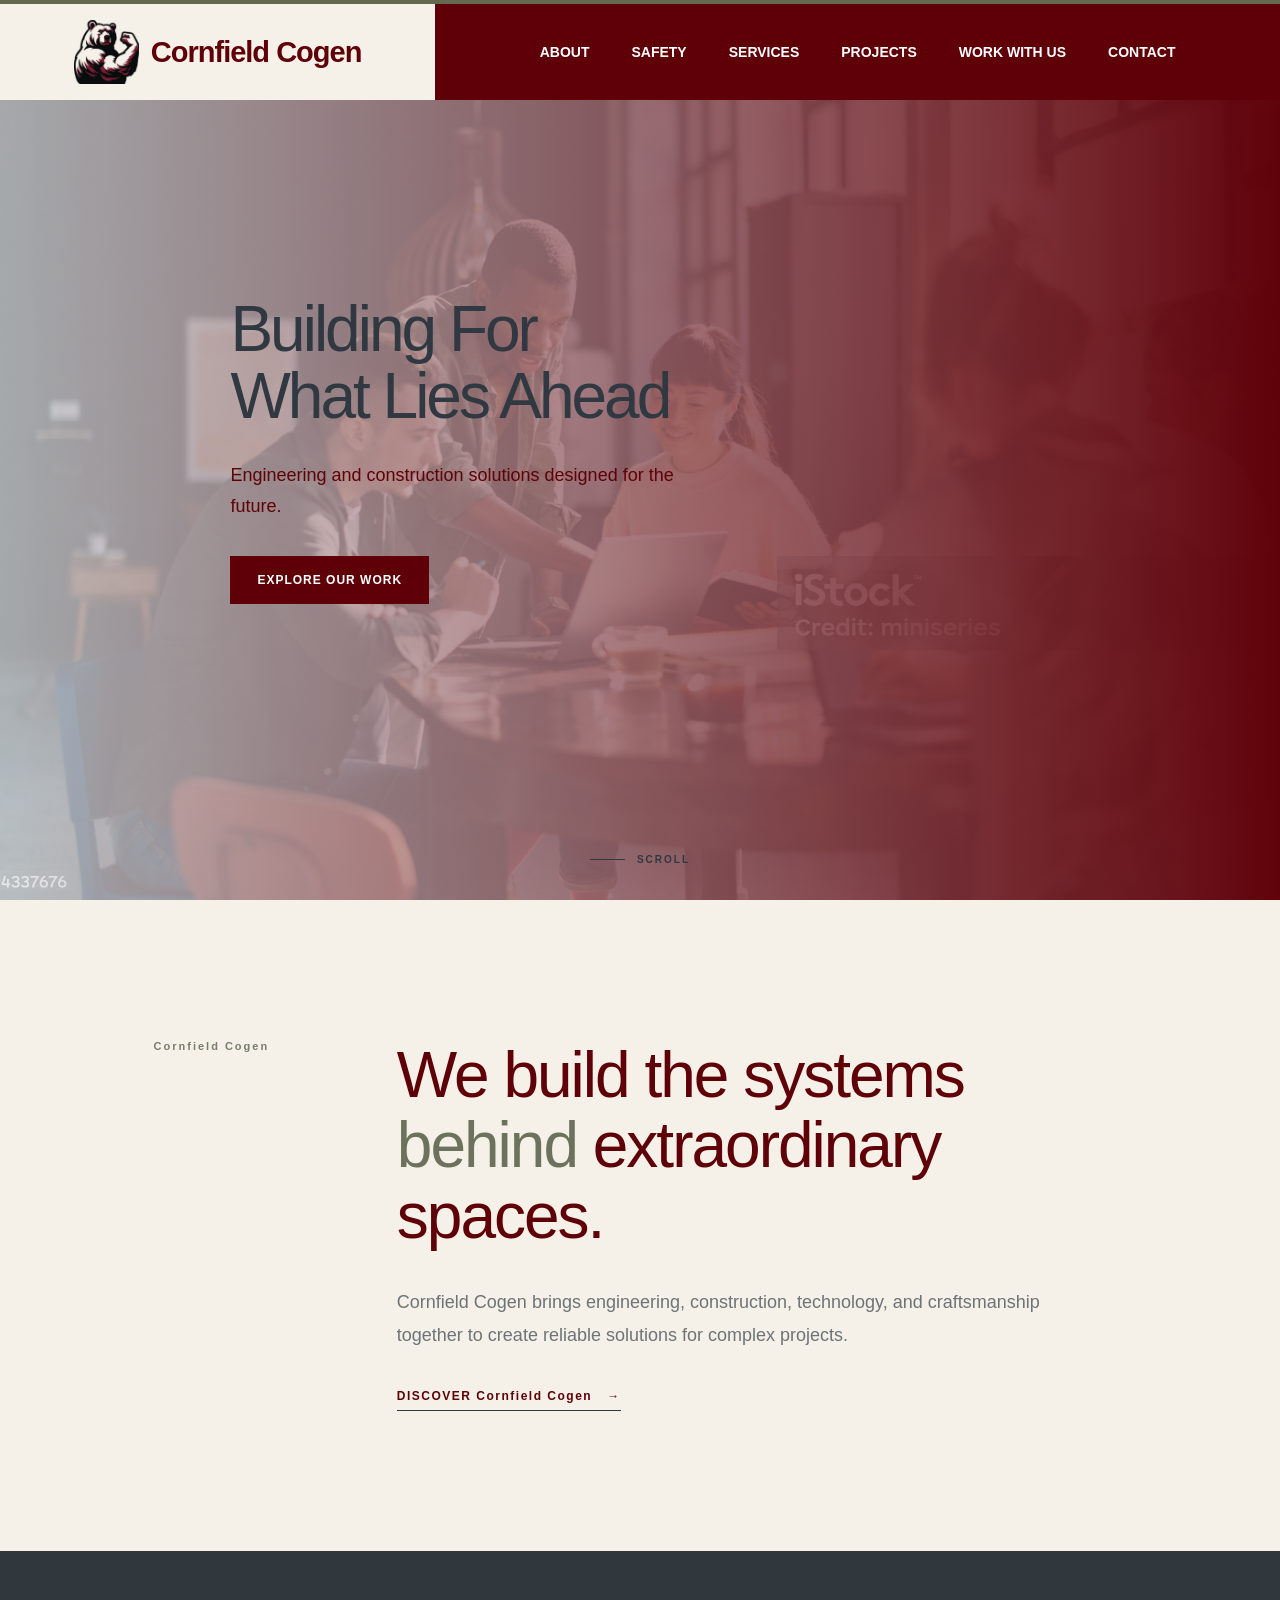
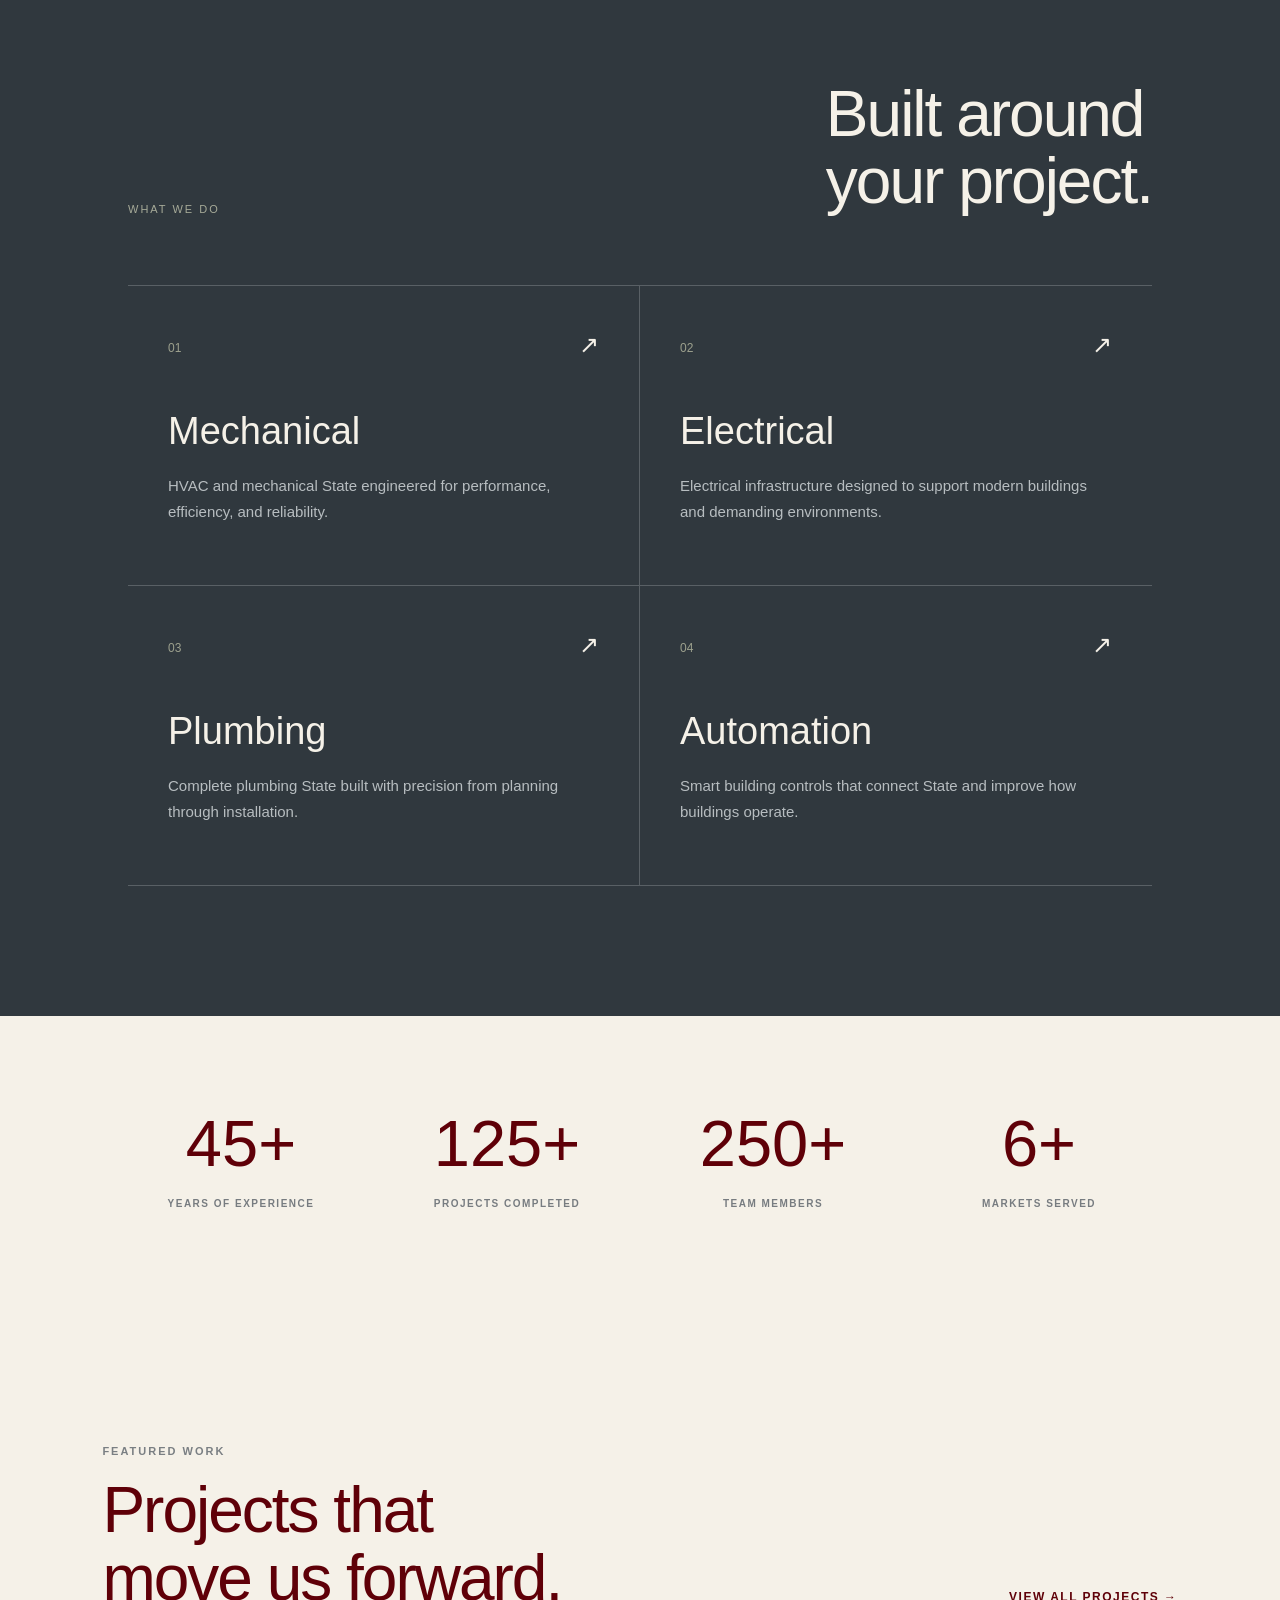
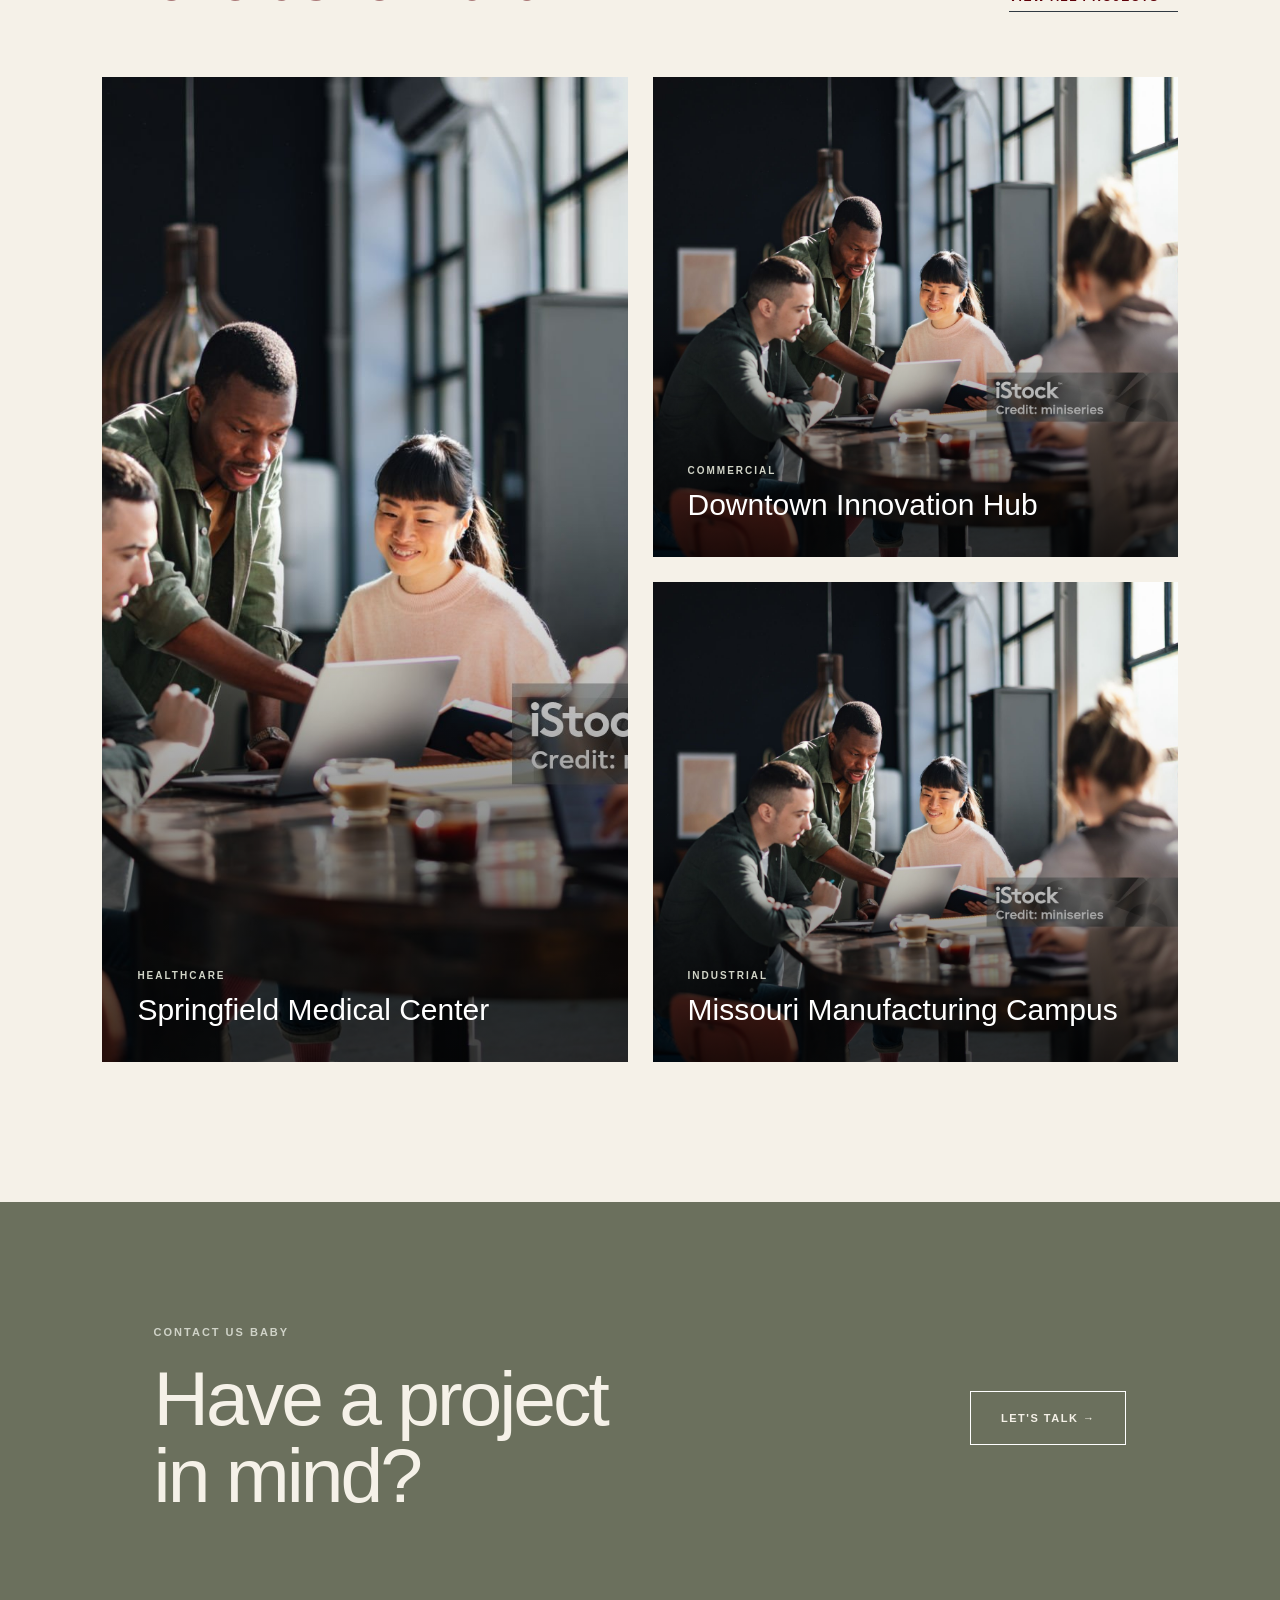
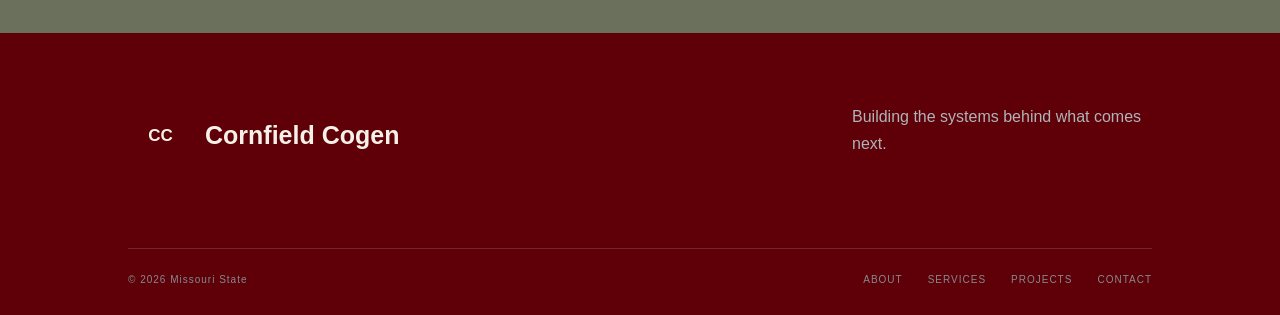
<file: index.html>
<!DOCTYPE html>
<html lang="en">
<head>
    <meta charset="UTF-8">
    <meta name="viewport" content="width=device-width, initial-scale=1.0">

    <title>Cornfield Cogen | Building What Comes Next</title>

    <link rel="icon" type="image/x-icon" href="images/3dB.png">
    <link rel="stylesheet" href="css/style.css">
</head>

<body>
 <!-- no -->
    <!-- HEADER -->
    <header class="site-header">

        <div class="logo-area">
            <a href="index.html" class="logo">
                <span class="logo-symbol">
                    <img src="images/logo.png" alt="Cornfield Cogen Logo">
                </span>
                <span>Cornfield Cogen</span>
            </a>
        </div>
    <nav class="main-nav">

        <div class="nav-dropdown">
            <a href="about.html">ABOUT</a>

            <div class="dropdown-menu">
                <a href="about.html">Our Story</a>
                <a href="team.html">Meet the Team</a>
                <a href="culture.html">Culture & Values</a>
                <a href="awards.html">Awards</a>
            </div>
        </div>

        <a href="safety.html">SAFETY</a>

        <div class="nav-dropdown">
            <a href="services.html">SERVICES</a>

            <div class="dropdown-menu">
                <a href="services.html">All Services</a>
                <a href="services.html#mechanical">Mechanical</a>
                <a href="services.html#electrical">Electrical</a>
                <a href="services.html#plumbing">Plumbing</a>
                <a href="services.html#automation">Automation</a>
            </div>
        </div>

        <a href="projects.html">PROJECTS</a>

        <a href="careers.html">WORK WITH US</a>

        <a href="contact.html">CONTACT</a>

    </nav>

        <button class="menu-button" id="menuButton">
            ☰
        </button>

    </header>


    <!-- MOBILE NAVIGATION -->
    <div class="mobile-menu" id="mobileMenu">

        <a href="about.html">ABOUT</a>
        <a href="services.html">SERVICES</a>
        <a href="projects.html">PROJECTS</a>
        <a href="careers.html">CAREERS</a>
        <a href="contact.html">CONTACT</a>

    </div>


    <!-- HERO -->
    <main>

        <section class="hero">

            <div class="hero-background"></div>

            <div class="hero-content">

                <h1>
                    Building For<br>
                    What Lies Ahead
                </h1>

                <p>
                    Engineering and construction solutions
                    designed for the future.
                </p>

                <a href="projects.html" class="hero-button">
                    EXPLORE OUR WORK
                </a>

            </div>

            <div class="scroll-indicator">
                <span></span>
                SCROLL
            </div>

        </section>


        <!-- INTRO -->
        <section class="intro section">

            <div class="intro-small">
                Cornfield Cogen
            </div>

            <div class="intro-content">

                <h2>
                    We build the systems
                    <em>behind</em> extraordinary spaces.
                </h2>

                <p>
                    Cornfield Cogen brings engineering, construction,
                    technology, and craftsmanship together to create
                    reliable solutions for complex projects.
                </p>

                <a href="about.html" class="text-link">
                    DISCOVER Cornfield Cogen
                    <span>→</span>
                </a>

            </div>

        </section>


        <!-- SERVICES -->
        <section class="services-section">

            <div class="section-heading">

                <span>WHAT WE DO</span>

                <h2>
                    Built around<br>
                    your project.
                </h2>

            </div>


            <div class="services-grid">

                <a href="services.html" class="service-card">

                    <div class="service-number">01</div>

                    <h3>Mechanical</h3>

                    <p>
                        HVAC and mechanical State engineered
                        for performance, efficiency, and reliability.
                    </p>

                    <span class="service-arrow">↗</span>

                </a>


                <a href="services.html" class="service-card">

                    <div class="service-number">02</div>

                    <h3>Electrical</h3>

                    <p>
                        Electrical infrastructure designed to
                        support modern buildings and demanding
                        environments.
                    </p>

                    <span class="service-arrow">↗</span>

                </a>


                <a href="services.html" class="service-card">

                    <div class="service-number">03</div>

                    <h3>Plumbing</h3>

                    <p>
                        Complete plumbing State built with
                        precision from planning through installation.
                    </p>

                    <span class="service-arrow">↗</span>

                </a>


                <a href="services.html" class="service-card">

                    <div class="service-number">04</div>

                    <h3>Automation</h3>

                    <p>
                        Smart building controls that connect
                        State and improve how buildings operate.
                    </p>

                    <span class="service-arrow">↗</span>

                </a>

            </div>

        </section>


        <!-- STATS -->
        <section class="stats-section">

            <div class="stat">

                <strong data-target="90">0</strong>

                <span>YEARS OF EXPERIENCE</span>

            </div>


            <div class="stat">

                <strong data-target="250">0</strong>

                <span>PROJECTS COMPLETED</span>

            </div>


            <div class="stat">

                <strong data-target="500">0</strong>

                <span>TEAM MEMBERS</span>

            </div>


            <div class="stat">

                <strong data-target="12">0</strong>

                <span>MARKETS SERVED</span>

            </div>

        </section>


        <!-- PROJECTS -->
        <section class="projects-section">

            <div class="projects-heading">

                <div>
                    <span>FEATURED WORK</span>

                    <h2>
                        Projects that<br>
                        move us forward.
                    </h2>
                </div>

                <a href="projects.html" class="text-link">
                    VIEW ALL PROJECTS →
                </a>

            </div>


            <div class="projects-grid">

                <a href="projects.html" class="project-card large">

                    <img
                        src="images/project-1.jpg"
                        alt="Modern construction project"
                    >

                    <div class="project-overlay">

                        <span>HEALTHCARE</span>

                        <h3>
                            Springfield Medical Center
                        </h3>

                    </div>

                </a>


                <a href="projects.html" class="project-card">

                    <img
                        src="images/project-2.jpg"
                        alt="Commercial building project"
                    >

                    <div class="project-overlay">

                        <span>COMMERCIAL</span>

                        <h3>
                            Downtown Innovation Hub
                        </h3>

                    </div>

                </a>


                <a href="projects.html" class="project-card">

                    <img
                        src="images/project-3.jpg"
                        alt="Industrial construction project"
                    >

                    <div class="project-overlay">

                        <span>INDUSTRIAL</span>

                        <h3>
                            Missouri Manufacturing Campus
                        </h3>

                    </div>

                </a>

            </div>

        </section>


        <!-- CTA -->
        <section class="cta-section">

            <div>

                <span>CONTACT US BABY</span>

                <h2>
                    Have a project<br>
                    in mind?
                </h2>

            </div>

            <a href="contact.html" class="cta-button">
                LET'S TALK →
            </a>

        </section>


    </main>


    <!-- FOOTER -->
    <footer>

        <div class="footer-top">

            <div class="footer-logo">
                <span class="logo-symbol">CC</span>
                Cornfield Cogen
            </div>

            <p>
                Building the systems behind
                what comes next.
            </p>

        </div>


        <div class="footer-bottom">

            <span>
                © 2026 Missouri State
            </span>

            <div>
                <a href="about.html">ABOUT</a>
                <a href="services.html">SERVICES</a>
                <a href="projects.html">PROJECTS</a>
                <a href="contact.html">CONTACT</a>
            </div>

        </div>

    </footer>


    <script src="js/script.js"></script>

</body>
</html>
</file>
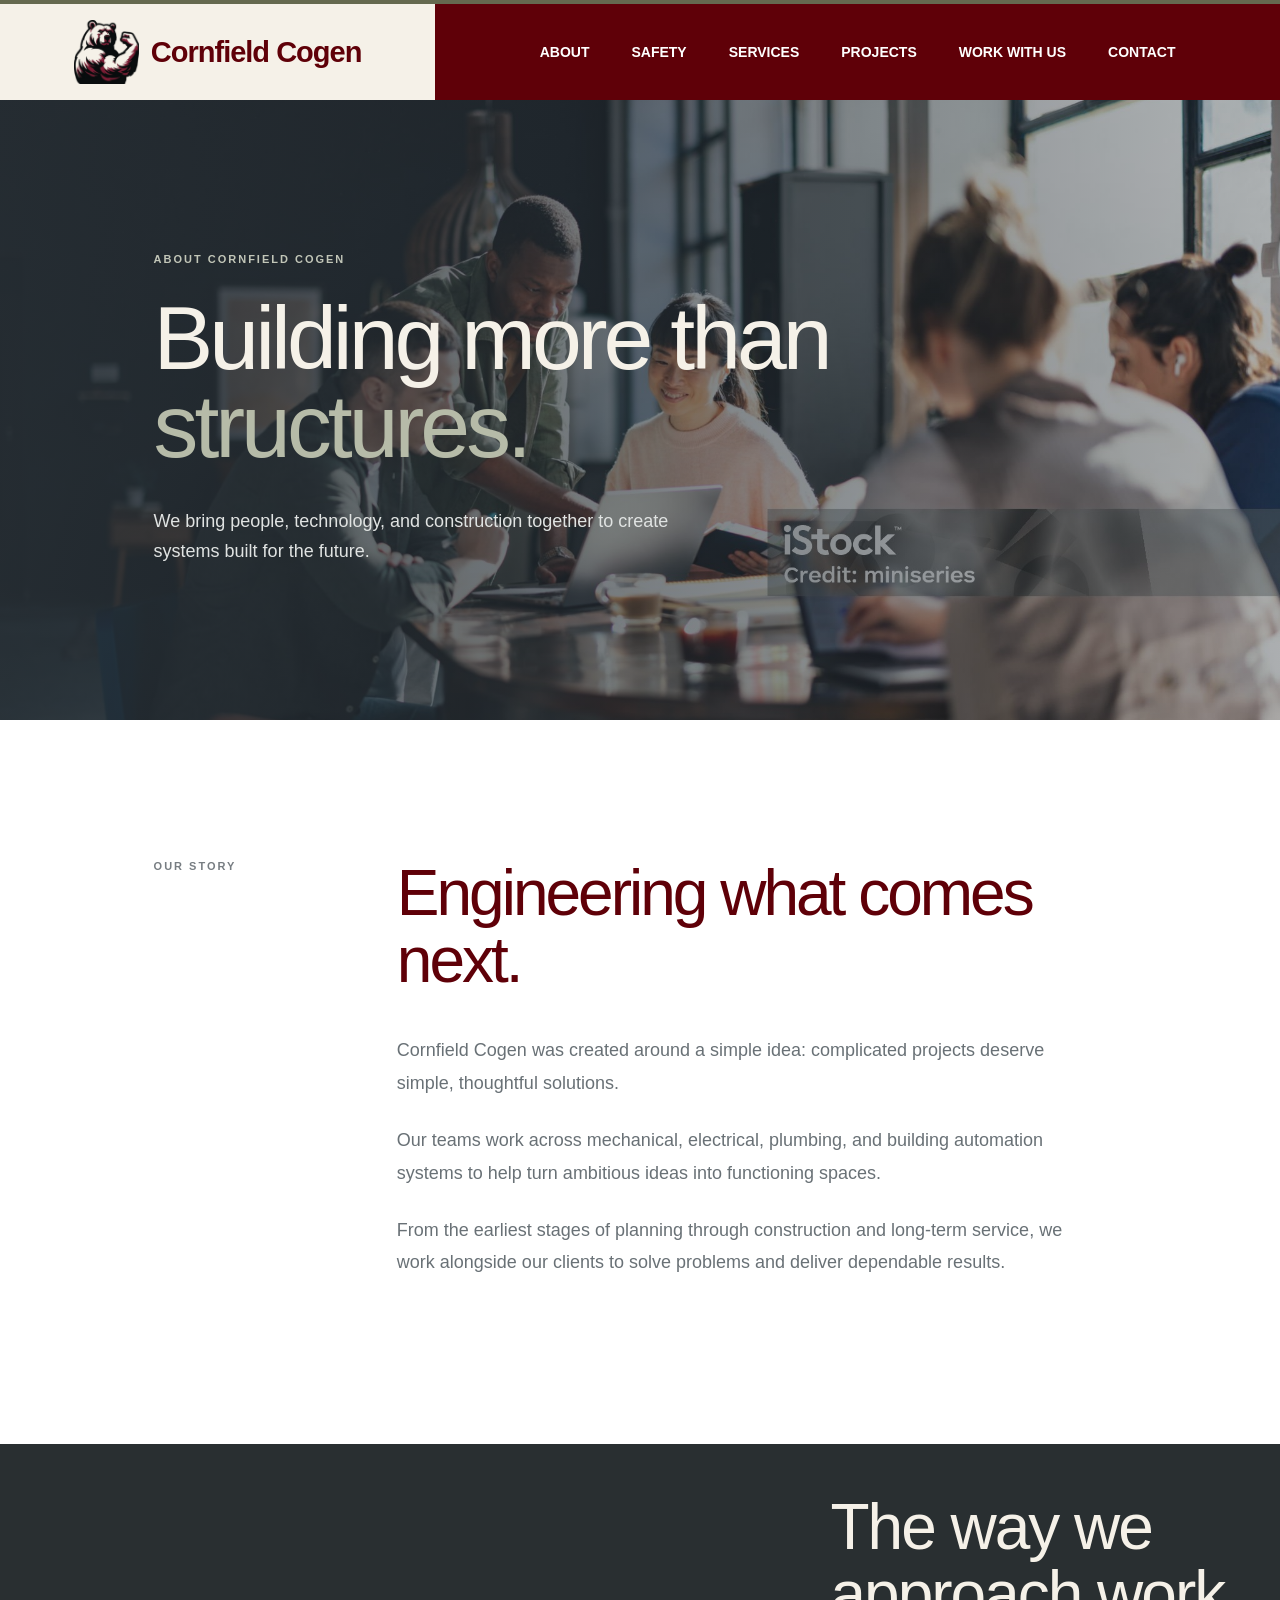
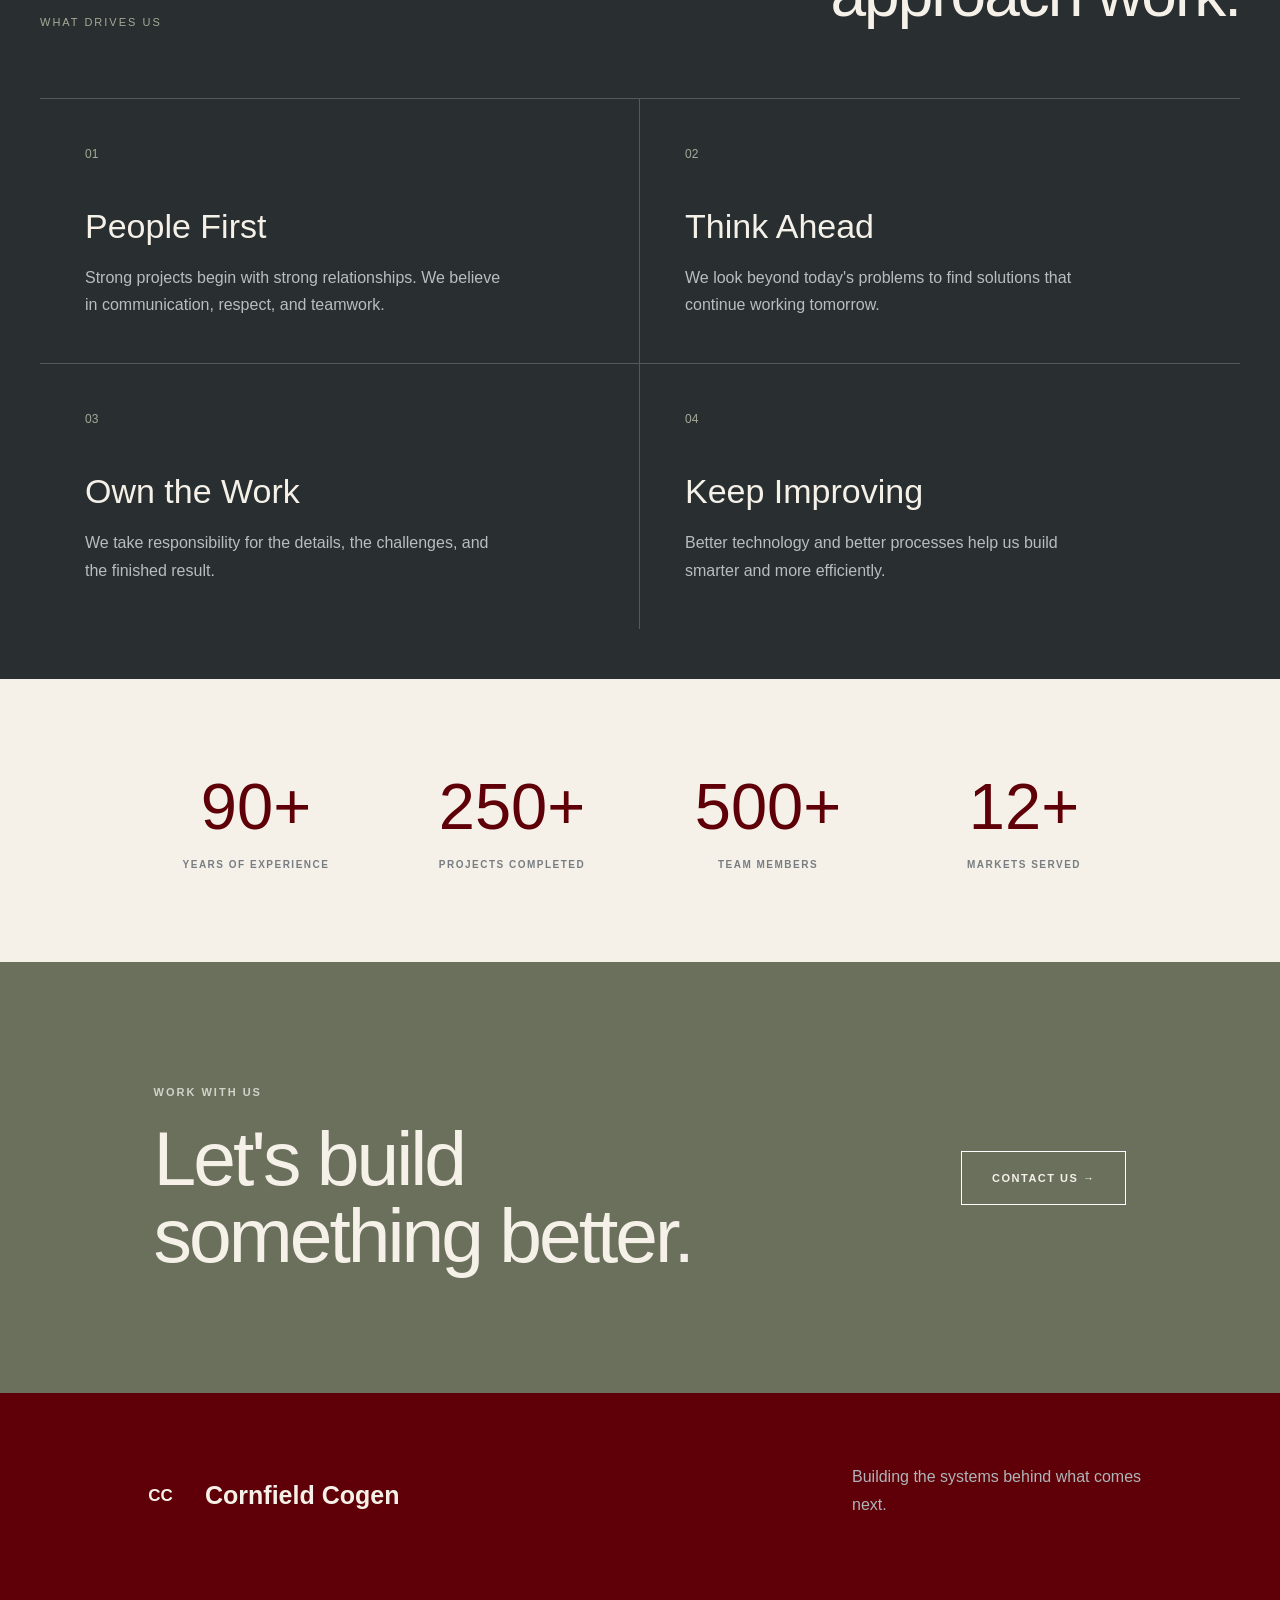
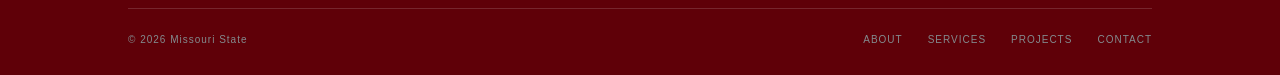
<file: about.html>
<!DOCTYPE html>
<html lang="en">

<head>
    <meta charset="UTF-8">
    <meta name="viewport" content="width=device-width, initial-scale=1.0">

    <title>About | Cornfield Cogen</title>

    <link rel="icon" type="image/x-icon" href="images/3dB.png">
    <link rel="stylesheet" href="css/style.css">
</head>

<body>

    <!-- HEADER -->
    <header class="site-header">

        <div class="logo-area">
            <a href="index.html" class="logo">
                <span class="logo-symbol">
                    <img src="images/logo.png" alt="Cornfield Cogen Logo">
                </span>
                <span>Cornfield Cogen</span>
            </a>
        </div>
    <nav class="main-nav">

        <div class="nav-dropdown">
            <a href="about.html">ABOUT</a>

            <div class="dropdown-menu">
                <a href="about.html">Our Story</a>
                <a href="team.html">Meet the Team</a>
                <a href="culture.html">Culture & Values</a>
                <a href="awards.html">Awards</a>
            </div>
        </div>

        <a href="safety.html">SAFETY</a>

        <div class="nav-dropdown">
            <a href="services.html">SERVICES</a>

            <div class="dropdown-menu">
                <a href="services.html">All Services</a>
                <a href="services.html#mechanical">Mechanical</a>
                <a href="services.html#electrical">Electrical</a>
                <a href="services.html#plumbing">Plumbing</a>
                <a href="services.html#automation">Automation</a>
            </div>
        </div>

        <a href="projects.html">PROJECTS</a>

        <a href="careers.html">WORK WITH US</a>

        <a href="contact.html">CONTACT</a>

    </nav>

        <button class="menu-button" id="menuButton">
            ☰
        </button>

    </header>


    <!-- MOBILE NAVIGATION -->
    <div class="mobile-menu" id="mobileMenu">

        <a href="about.html">ABOUT</a>
        <a href="services.html">SERVICES</a>
        <a href="projects.html">PROJECTS</a>
        <a href="careers.html">CAREERS</a>
        <a href="contact.html">CONTACT</a>

    </div>


    <!-- PAGE HERO -->
    <section class="inner-hero">

        <div class="inner-hero-content">

            <span>ABOUT CORNFIELD COGEN</span>

            <h1>
                Building more than
                <em>structures.</em>
            </h1>

            <p>
                We bring people, technology, and construction
                together to create systems built for the future.
            </p>

        </div>

    </section>


    <!-- OUR STORY -->
    <section class="about-story">

        <div class="about-label">
            OUR STORY
        </div>

        <div class="about-story-content">

            <h2>
                Engineering what comes next.
            </h2>

            <p>
                Cornfield Cogen was created around a simple idea:
                complicated projects deserve simple, thoughtful
                solutions.
            </p>

            <p>
                Our teams work across mechanical, electrical,
                plumbing, and building automation systems to
                help turn ambitious ideas into functioning spaces.
            </p>

            <p>
                From the earliest stages of planning through
                construction and long-term service, we work
                alongside our clients to solve problems and
                deliver dependable results.
            </p>

        </div>

    </section>


    <!-- VALUES -->
    <section class="values-section">

        <div class="section-heading">

            <span>WHAT DRIVES US</span>

            <h2>
                The way we<br>
                approach work.
            </h2>

        </div>


        <div class="values-grid">

            <div class="value-card">

                <span>01</span>

                <h3>People First</h3>

                <p>
                    Strong projects begin with strong
                    relationships. We believe in communication,
                    respect, and teamwork.
                </p>

            </div>


            <div class="value-card">

                <span>02</span>

                <h3>Think Ahead</h3>

                <p>
                    We look beyond today's problems to find
                    solutions that continue working tomorrow.
                </p>

            </div>


            <div class="value-card">

                <span>03</span>

                <h3>Own the Work</h3>

                <p>
                    We take responsibility for the details,
                    the challenges, and the finished result.
                </p>

            </div>


            <div class="value-card">

                <span>04</span>

                <h3>Keep Improving</h3>

                <p>
                    Better technology and better processes
                    help us build smarter and more efficiently.
                </p>

            </div>

        </div>

    </section>


    <!-- STATS -->
    <section class="about-stats">

        <div>
            <strong>90+</strong>
            <span>YEARS OF EXPERIENCE</span>
        </div>

        <div>
            <strong>250+</strong>
            <span>PROJECTS COMPLETED</span>
        </div>

        <div>
            <strong>500+</strong>
            <span>TEAM MEMBERS</span>
        </div>

        <div>
            <strong>12+</strong>
            <span>MARKETS SERVED</span>
        </div>

    </section>


    <!-- CTA -->
    <section class="cta-section">

        <div>

            <span>WORK WITH US</span>

            <h2>
                Let's build<br>
                something better.
            </h2>

        </div>

        <a href="contact.html" class="cta-button">
            CONTACT US →
        </a>

    </section>


    <!-- FOOTER -->
    <footer>

        <div class="footer-top">

            <div class="footer-logo">
                <span class="logo-symbol">CC</span>
                Cornfield Cogen
            </div>

            <p>
                Building the systems behind
                what comes next.
            </p>

        </div>

        <div class="footer-bottom">

            <span>
                © 2026 Missouri State
            </span>

            <div>
                <a href="about.html">ABOUT</a>
                <a href="services.html">SERVICES</a>
                <a href="projects.html">PROJECTS</a>
                <a href="contact.html">CONTACT</a>
            </div>

        </div>

    </footer>


    <script src="js/script.js"></script>

</body>
</html>
</file>
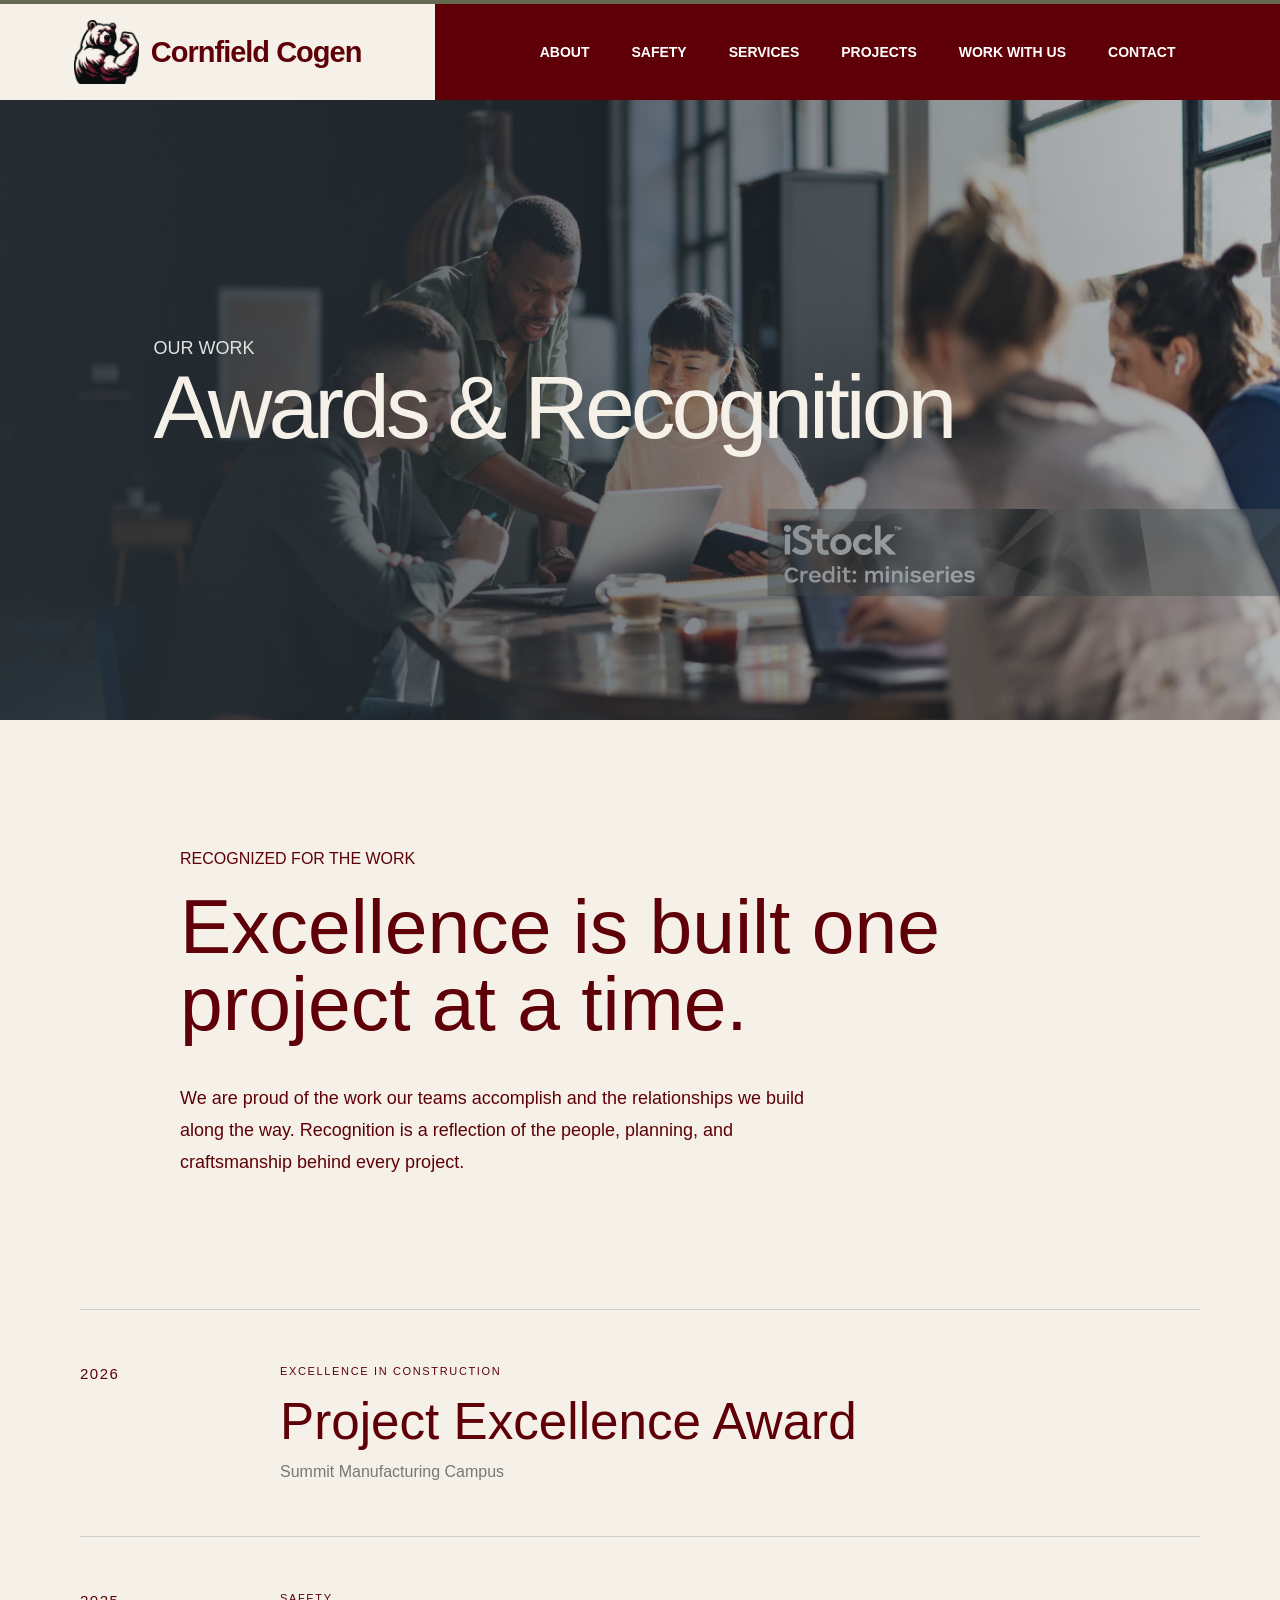
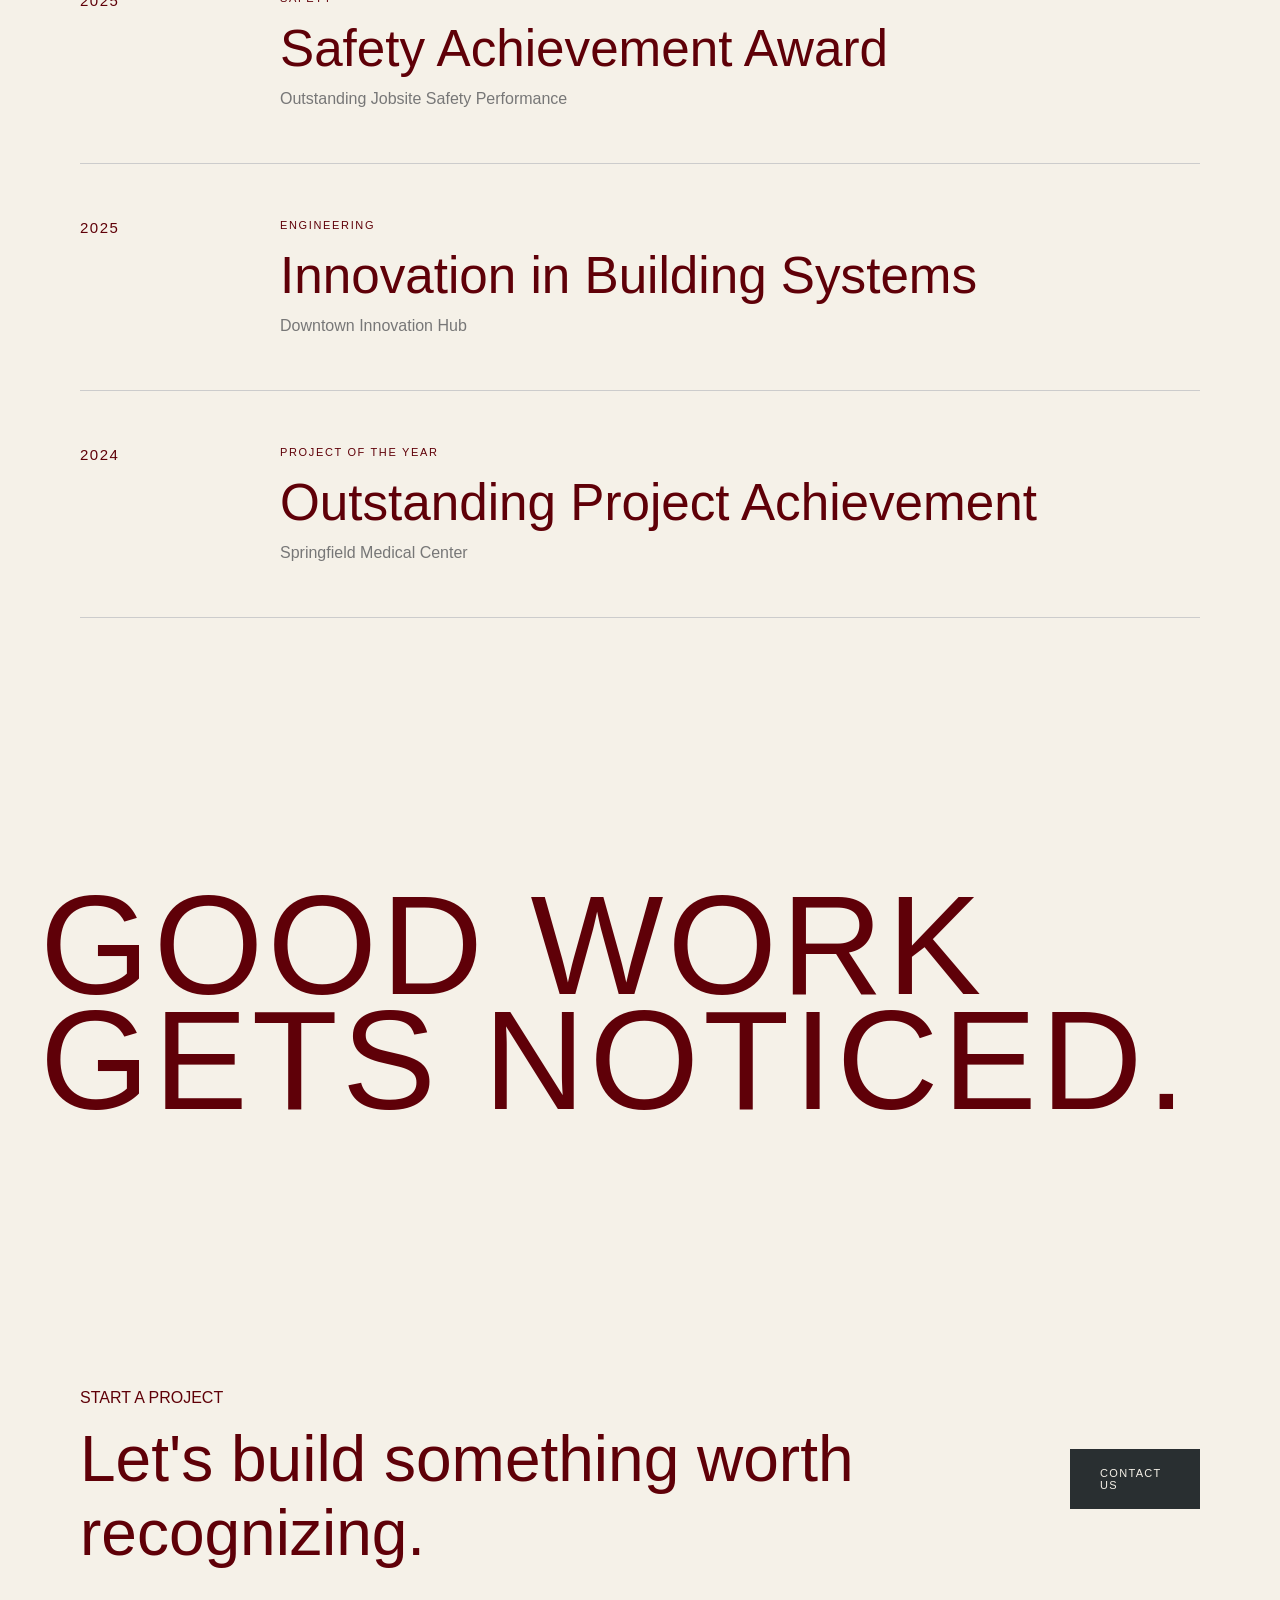
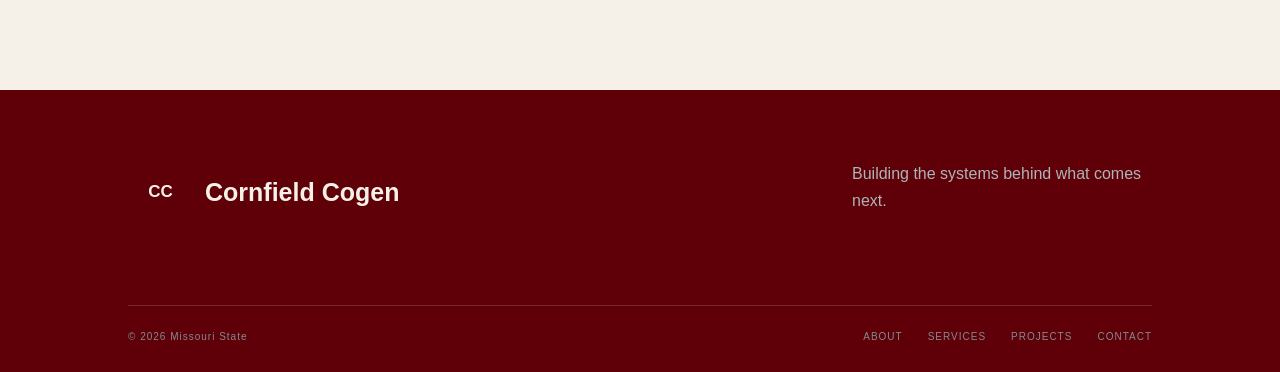
<file: awards.html>
<!DOCTYPE html>
<html lang="en">
<head>
    <meta charset="UTF-8">
    <meta name="viewport" content="width=device-width, initial-scale=1.0">
    <title>Awards | Cornfield Cogen</title>
    <link rel="icon" type="image/x-icon" href="images/3dB.png">
    <link rel="stylesheet" href="css/style.css">
</head>

<body>

    <header class="site-header">

        <div class="logo-area">
            <a href="index.html" class="logo">
                <span class="logo-symbol">
                    <img src="images/logo.png" alt="Cornfield Cogen Logo">
                </span>
                <span>Cornfield Cogen</span>
            </a>
        </div>
    <nav class="main-nav">

        <div class="nav-dropdown">
            <a href="about.html">ABOUT</a>

            <div class="dropdown-menu">
                <a href="about.html">Our Story</a>
                <a href="team.html">Meet the Team</a>
                <a href="culture.html">Culture & Values</a>
                <a href="awards.html">Awards</a>
            </div>
        </div>

        <a href="safety.html">SAFETY</a>

        <div class="nav-dropdown">
            <a href="services.html">SERVICES</a>

            <div class="dropdown-menu">
                <a href="services.html">All Services</a>
                <a href="services.html#mechanical">Mechanical</a>
                <a href="services.html#electrical">Electrical</a>
                <a href="services.html#plumbing">Plumbing</a>
                <a href="services.html#automation">Automation</a>
            </div>
        </div>

        <a href="projects.html">PROJECTS</a>

        <a href="careers.html">WORK WITH US</a>

        <a href="contact.html">CONTACT</a>

    </nav>

        <button class="menu-button" id="menuButton">
            ☰
        </button>

    </header>


    <!-- MOBILE NAVIGATION -->
    <div class="mobile-menu" id="mobileMenu">

        <a href="about.html">ABOUT</a>
        <a href="services.html">SERVICES</a>
        <a href="projects.html">PROJECTS</a>
        <a href="careers.html">CAREERS</a>
        <a href="contact.html">CONTACT</a>

    </div>


<main>

    <section class="inner-hero awards-hero">
        <div class="inner-hero-content">
            <p>OUR WORK</p>
            <h1>Awards & Recognition</h1>
        </div>
    </section>


    <section class="awards-intro">

        <p class="section-label">RECOGNIZED FOR THE WORK</p>

        <h2>
            Excellence is built one project at a time.
        </h2>

        <p>
            We are proud of the work our teams accomplish and the relationships
            we build along the way. Recognition is a reflection of the people,
            planning, and craftsmanship behind every project.
        </p>

    </section>


    <section class="awards-list">

        <article class="award">
            <div class="award-year">2026</div>

            <div class="award-content">
                <p>EXCELLENCE IN CONSTRUCTION</p>
                <h2>Project Excellence Award</h2>
                <span>Summit Manufacturing Campus</span>
            </div>
        </article>


        <article class="award">
            <div class="award-year">2025</div>

            <div class="award-content">
                <p>SAFETY</p>
                <h2>Safety Achievement Award</h2>
                <span>Outstanding Jobsite Safety Performance</span>
            </div>
        </article>


        <article class="award">
            <div class="award-year">2025</div>

            <div class="award-content">
                <p>ENGINEERING</p>
                <h2>Innovation in Building Systems</h2>
                <span>Downtown Innovation Hub</span>
            </div>
        </article>


        <article class="award">
            <div class="award-year">2024</div>

            <div class="award-content">
                <p>PROJECT OF THE YEAR</p>
                <h2>Outstanding Project Achievement</h2>
                <span>Springfield Medical Center</span>
            </div>
        </article>

    </section>


    <section class="large-statement">
        <p>GOOD WORK</p>
        <p>GETS NOTICED.</p>
    </section>


    <section class="page-cta">

        <div>
            <p class="section-label">START A PROJECT</p>
            <h2>Let's build something worth recognizing.</h2>
        </div>

        <a href="contact.html" class="button">CONTACT US</a>

    </section>

</main>


<footer>

        <div class="footer-top">

            <div class="footer-logo">
                <span class="logo-symbol">CC</span>
                Cornfield Cogen
            </div>

            <p>
                Building the systems behind
                what comes next.
            </p>

        </div>

        <div class="footer-bottom">

            <span>
                © 2026 Missouri State
            </span>

            <div>
                <a href="about.html">ABOUT</a>
                <a href="services.html">SERVICES</a>
                <a href="projects.html">PROJECTS</a>
                <a href="contact.html">CONTACT</a>
            </div>

        </div>

    </footer>

<script src="js/script.js"></script>

</body>
</html>
</file>
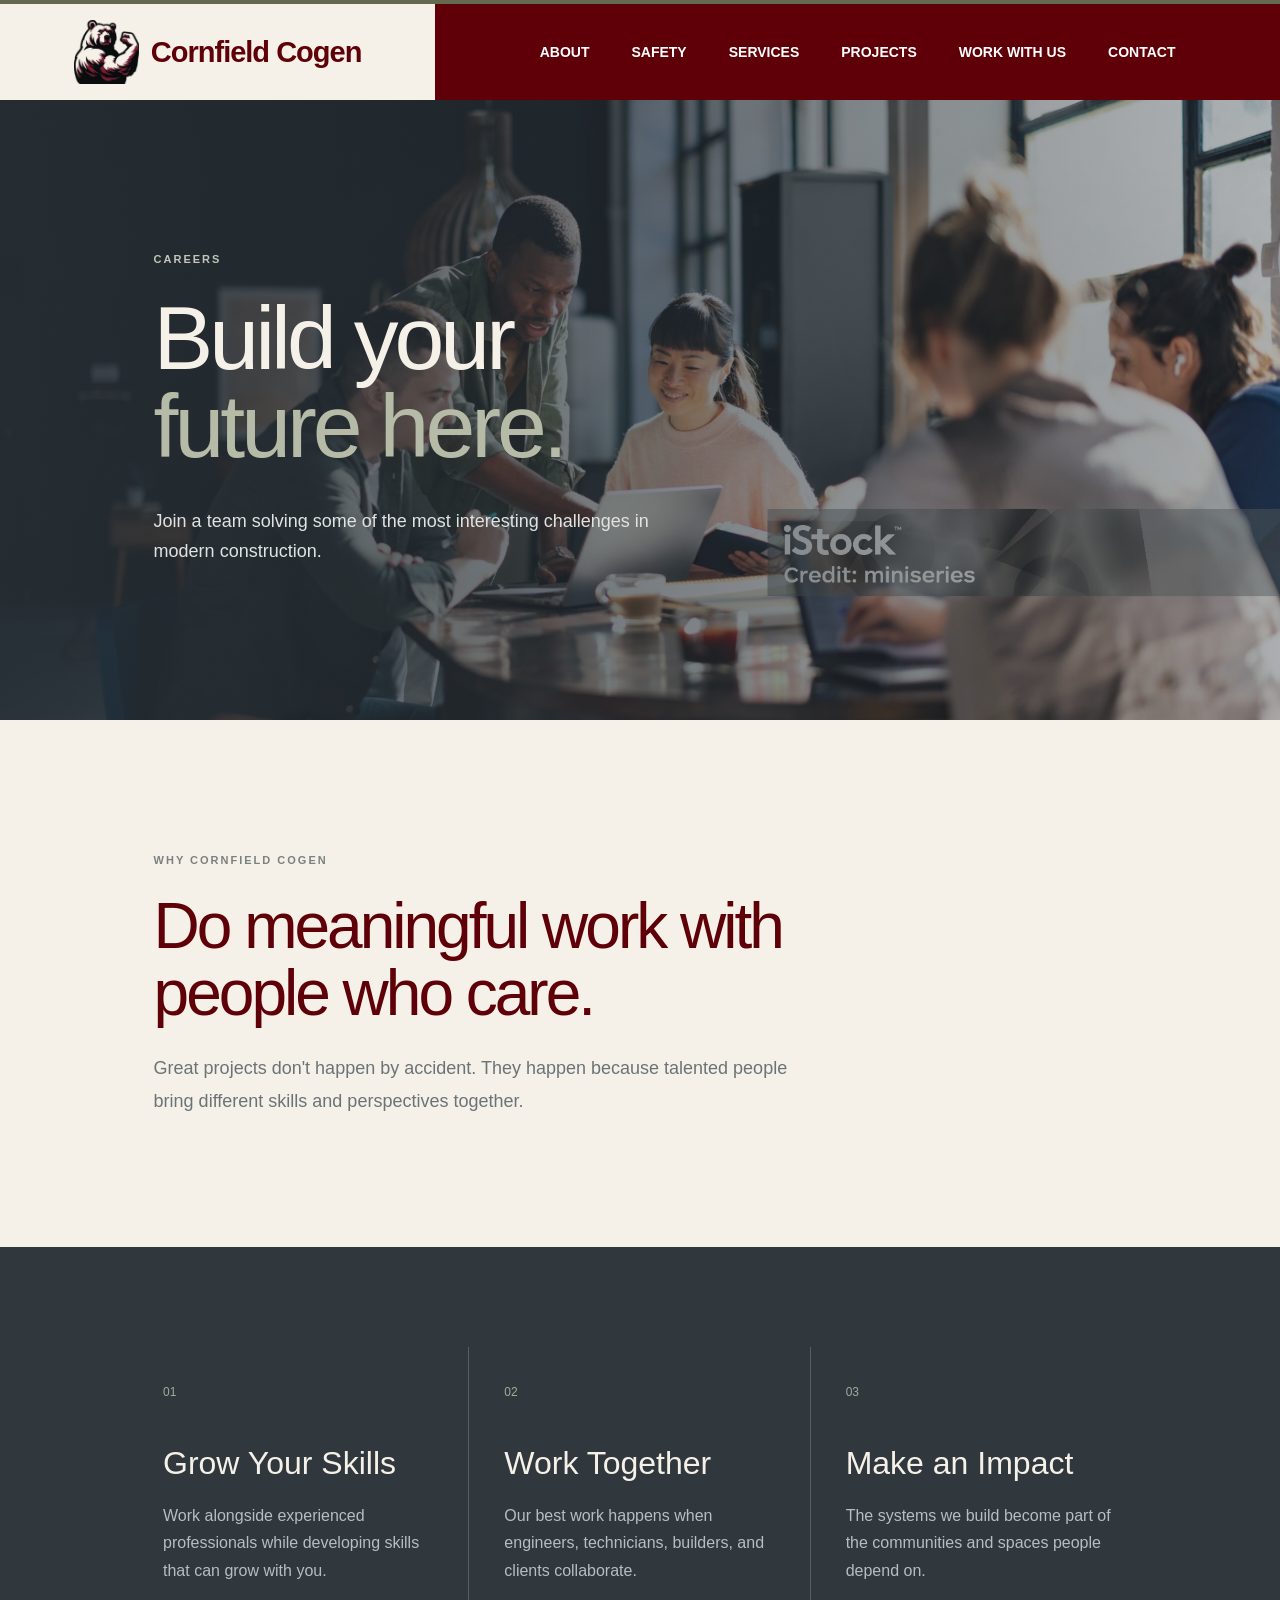
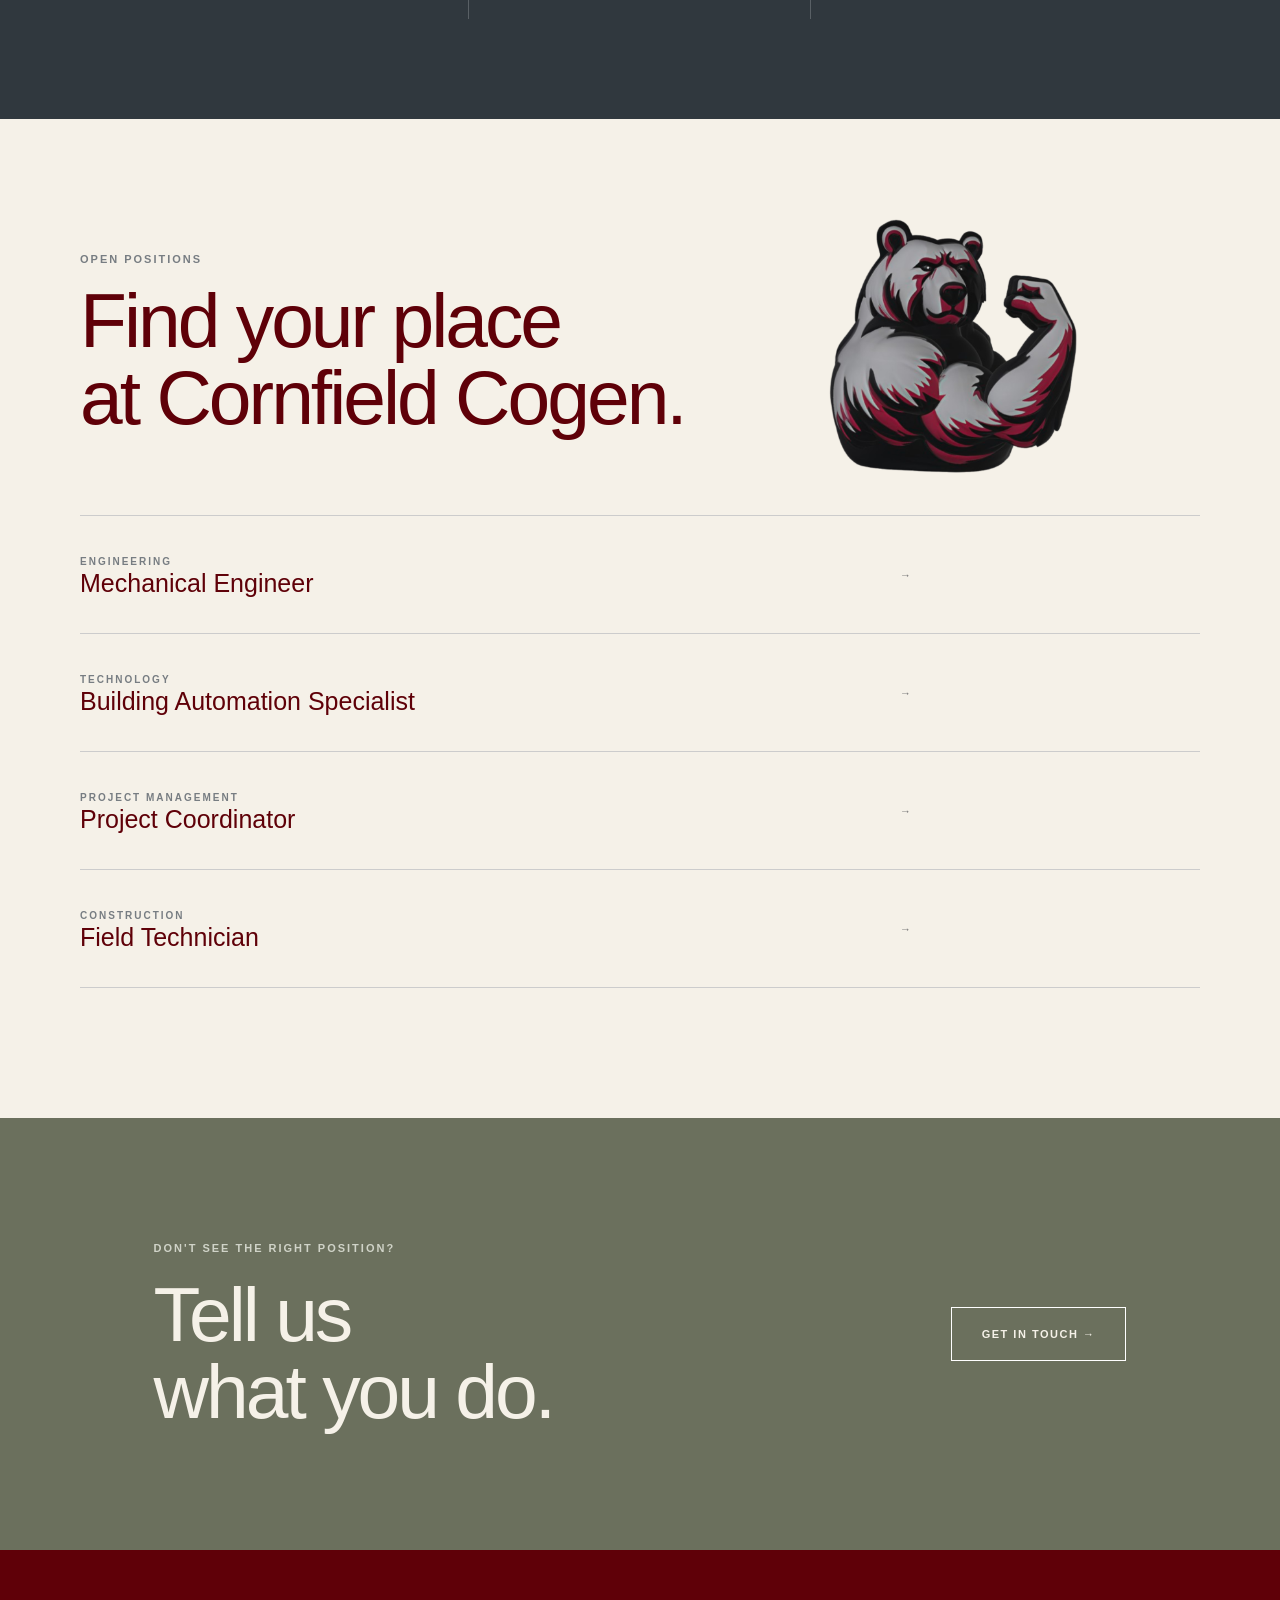
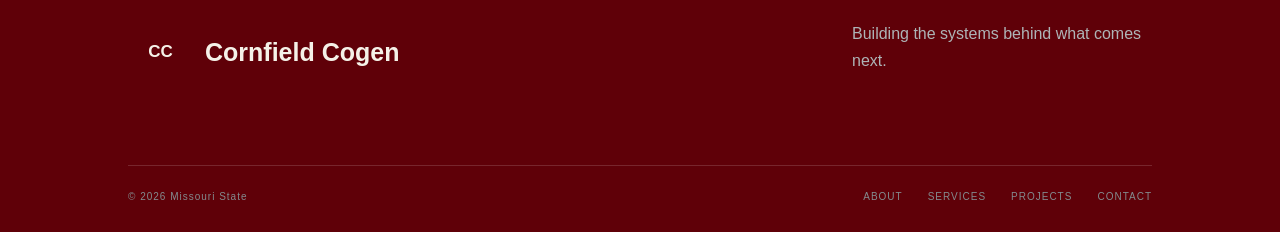
<file: careers.html>
<!DOCTYPE html>
<html lang="en">

<head>
    <meta charset="UTF-8">
    <meta name="viewport" content="width=device-width, initial-scale=1.0">

    <title>Careers | Cornfield Cogen</title>

    <link rel="icon" type="image/x-icon" href="images/3dB.png">
    <link rel="stylesheet" href="css/style.css">
</head>

<body>

    <!-- HEADER -->
    <header class="site-header">

        <div class="logo-area">
            <a href="index.html" class="logo">
                <span class="logo-symbol">
                    <img src="images/logo.png" alt="Cornfield Cogen Logo">
                </span>
                <span>Cornfield Cogen</span>
            </a>
        </div>
    <nav class="main-nav">

        <div class="nav-dropdown">
            <a href="about.html">ABOUT</a>

            <div class="dropdown-menu">
                <a href="about.html">Our Story</a>
                <a href="team.html">Meet the Team</a>
                <a href="culture.html">Culture & Values</a>
                <a href="awards.html">Awards</a>
            </div>
        </div>

        <a href="safety.html">SAFETY</a>

        <div class="nav-dropdown">
            <a href="services.html">SERVICES</a>

            <div class="dropdown-menu">
                <a href="services.html">All Services</a>
                <a href="services.html#mechanical">Mechanical</a>
                <a href="services.html#electrical">Electrical</a>
                <a href="services.html#plumbing">Plumbing</a>
                <a href="services.html#automation">Automation</a>
            </div>
        </div>

        <a href="projects.html">PROJECTS</a>

        <a href="careers.html">WORK WITH US</a>

        <a href="contact.html">CONTACT</a>

    </nav>

        <button class="menu-button" id="menuButton">
            ☰
        </button>

    </header>


    <!-- MOBILE NAVIGATION -->
    <div class="mobile-menu" id="mobileMenu">

        <a href="about.html">ABOUT</a>
        <a href="services.html">SERVICES</a>
        <a href="projects.html">PROJECTS</a>
        <a href="careers.html">CAREERS</a>
        <a href="contact.html">CONTACT</a>

    </div>


    <!-- HERO -->
    <section class="inner-hero careers-hero">

        <div class="inner-hero-content">

            <span>CAREERS</span>

            <h1>
                Build your<br>
                <em>future here.</em>
            </h1>

            <p>
                Join a team solving some of the most interesting
                challenges in modern construction.
            </p>

        </div>

    </section>


    <!-- CAREERS INTRO -->
    <section class="career-intro">

        <span>WHY CORNFIELD COGEN</span>

        <h2>
            Do meaningful work
            with people who care.
        </h2>

        <p>
            Great projects don't happen by accident. They
            happen because talented people bring different
            skills and perspectives together.
        </p>

    </section>


    <!-- BENEFITS -->
    <section class="benefits-section">

        <div class="benefit">

            <span>01</span>

            <h3>Grow Your Skills</h3>

            <p>
                Work alongside experienced professionals
                while developing skills that can grow with you.
            </p>

        </div>


        <div class="benefit">

            <span>02</span>

            <h3>Work Together</h3>

            <p>
                Our best work happens when engineers,
                technicians, builders, and clients collaborate.
            </p>

        </div>


        <div class="benefit">

            <span>03</span>

            <h3>Make an Impact</h3>

            <p>
                The systems we build become part of the
                communities and spaces people depend on.
            </p>

        </div>

    </section>


    <!-- OPEN POSITIONS -->
    <section class="jobs-section">

        <div class="jobs-heading">

            <span>OPEN POSITIONS</span>

            <h2>
                Find your place<br>
                at Cornfield Cogen.
            </h2>
            <span class="find-job-picture">
                <img src="images/3dB.png" alt="3d bear">
            </span>
        </div>


        <div class="job-list">


            <div class="job">

                <div>

                    <span>ENGINEERING</span>

                    <h3>
                        Mechanical Engineer
                    </h3>

                </div>

                <span class="job-arrow">→</span>

            </div>


            <div class="job">

                <div>

                    <span>TECHNOLOGY</span>

                    <h3>
                        Building Automation Specialist
                    </h3>

                </div>

                <span class="job-arrow">→</span>

            </div>


            <div class="job">

                <div>

                    <span>PROJECT MANAGEMENT</span>

                    <h3>
                        Project Coordinator
                    </h3>

                </div>

                <span class="job-arrow">→</span>

            </div>


            <div class="job">

                <div>

                    <span>CONSTRUCTION</span>

                    <h3>
                        Field Technician
                    </h3>

                </div>

                <span class="job-arrow">→</span>

            </div>


        </div>

    </section>


    <!-- CTA -->
    <section class="cta-section">

        <div>

            <span>DON'T SEE THE RIGHT POSITION?</span>

            <h2>
                Tell us<br>
                what you do.
            </h2>

        </div>

        <a href="contact.html" class="cta-button">
            GET IN TOUCH →
        </a>

    </section>


    <!-- FOOTER -->
    <footer>

        <div class="footer-top">

            <div class="footer-logo">
                <span class="logo-symbol">CC</span>
                Cornfield Cogen
            </div>

            <p>
                Building the systems behind
                what comes next.
            </p>

        </div>

        <div class="footer-bottom">

            <span>
                © 2026 Missouri State
            </span>

            <div>
                <a href="about.html">ABOUT</a>
                <a href="services.html">SERVICES</a>
                <a href="projects.html">PROJECTS</a>
                <a href="contact.html">CONTACT</a>
            </div>

        </div>

    </footer>


    <script src="js/script.js"></script>

</body>
</html>
</file>
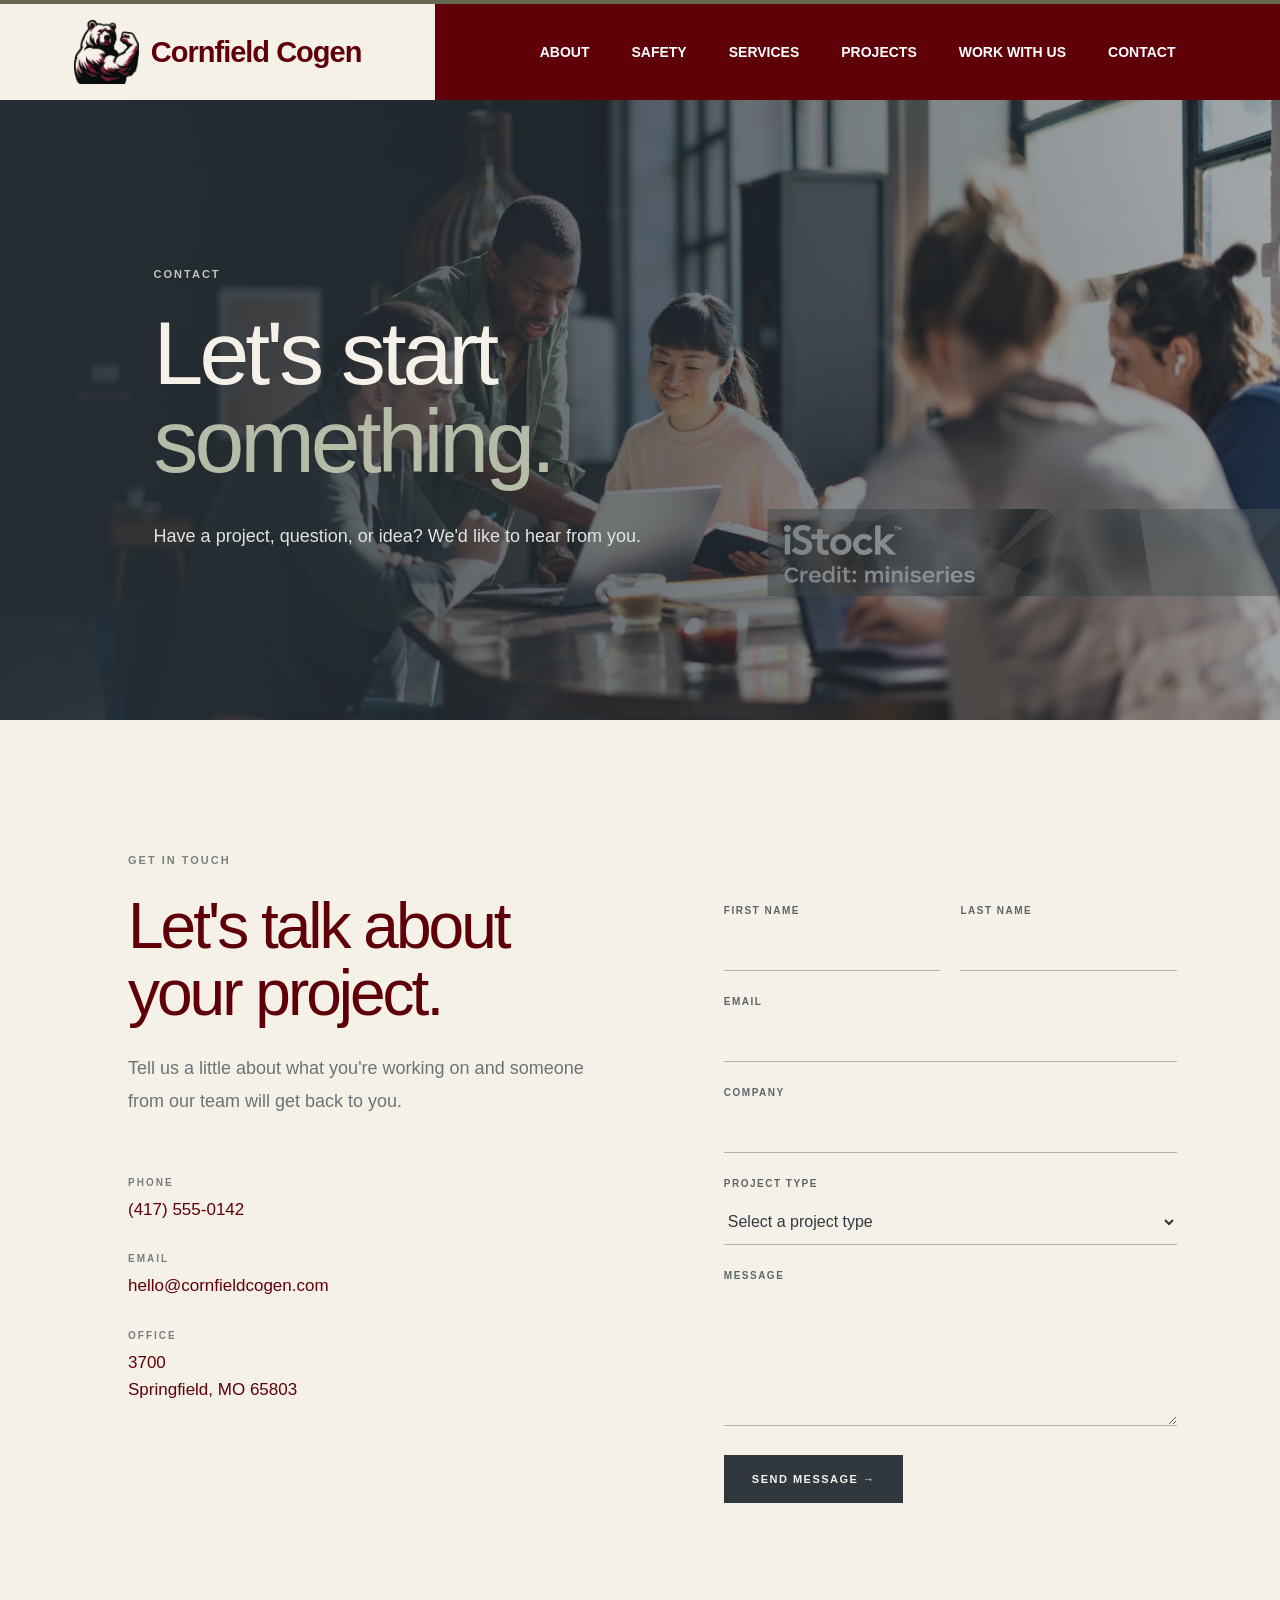
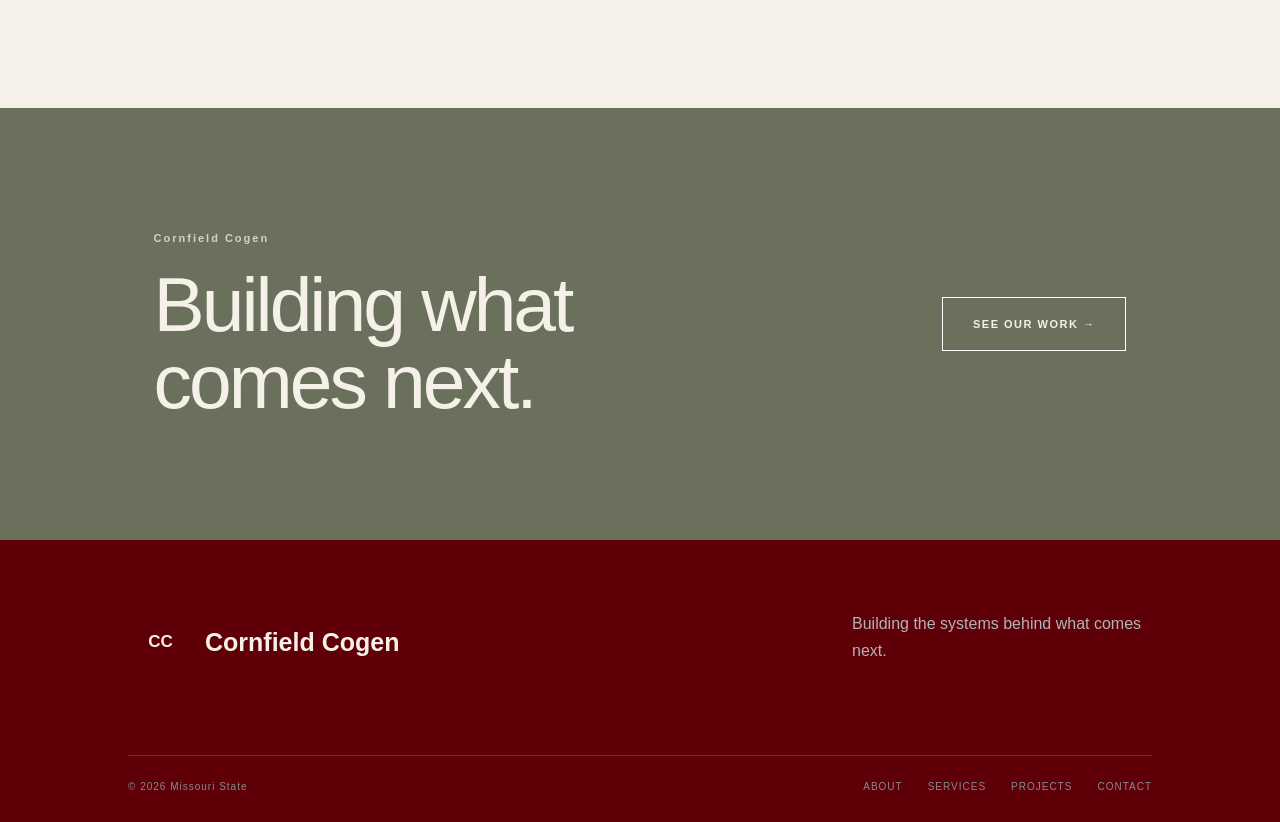
<file: contact.html>
<!DOCTYPE html>
<html lang="en">

<head>
    <meta charset="UTF-8">
    <meta name="viewport" content="width=device-width, initial-scale=1.0">

    <title>Contact | Cornfield Cogen</title>

    <link rel="icon" type="image/x-icon" href="images/3dB.png">
    <link rel="stylesheet" href="css/style.css">
</head>

<body>

    <!-- HEADER -->
    <header class="site-header">

        <div class="logo-area">
            <a href="index.html" class="logo">
                <span class="logo-symbol">
                    <img src="images/logo.png" alt="Cornfield Cogen Logo">
                </span>
                <span>Cornfield Cogen</span>
            </a>
        </div>
    <nav class="main-nav">

        <div class="nav-dropdown">
            <a href="about.html">ABOUT</a>

            <div class="dropdown-menu">
                <a href="about.html">Our Story</a>
                <a href="team.html">Meet the Team</a>
                <a href="culture.html">Culture & Values</a>
                <a href="awards.html">Awards</a>
            </div>
        </div>

        <a href="safety.html">SAFETY</a>

        <div class="nav-dropdown">
            <a href="services.html">SERVICES</a>

            <div class="dropdown-menu">
                <a href="services.html">All Services</a>
                <a href="services.html#mechanical">Mechanical</a>
                <a href="services.html#electrical">Electrical</a>
                <a href="services.html#plumbing">Plumbing</a>
                <a href="services.html#automation">Automation</a>
            </div>
        </div>

        <a href="projects.html">PROJECTS</a>

        <a href="careers.html">WORK WITH US</a>

        <a href="contact.html">CONTACT</a>

    </nav>

        <button class="menu-button" id="menuButton">
            ☰
        </button>

    </header>


    <!-- MOBILE NAVIGATION -->
    <div class="mobile-menu" id="mobileMenu">

        <a href="about.html">ABOUT</a>
        <a href="services.html">SERVICES</a>
        <a href="projects.html">PROJECTS</a>
        <a href="careers.html">CAREERS</a>
        <a href="contact.html">CONTACT</a>

    </div>

    <!-- HERO -->
    <section class="inner-hero contact-hero">

        <div class="inner-hero-content">

            <span>CONTACT</span>

            <h1>
                Let's start<br>
                <em>something.</em>
            </h1>

            <p>
                Have a project, question, or idea?
                We'd like to hear from you.
            </p>

        </div>

    </section>


    <!-- CONTACT AREA -->
    <section class="contact-section">


        <div class="contact-information">

            <span>GET IN TOUCH</span>

            <h2>
                Let's talk about
                your project.
            </h2>

            <p>
                Tell us a little about what you're working on
                and someone from our team will get back to you.
            </p>


            <div class="contact-details">

                <div>
                    <span>PHONE</span>
                    <p>(417) 555-0142</p>
                </div>

                <div>
                    <span>EMAIL</span>
                    <p>hello@cornfieldcogen.com</p>
                </div>

                <div>
                    <span>OFFICE</span>
                    <p>
                        3700 <br>
                        Springfield, MO 65803
                    </p>
                </div>

            </div>

        </div>


        <!-- FORM -->
        <form class="contact-form" id="contactForm">

            <div class="form-row">

                <div class="form-group">

                    <label for="firstName">
                        FIRST NAME
                    </label>

                    <input
                        type="text"
                        id="firstName"
                        name="firstName"
                        required
                    >

                </div>


                <div class="form-group">

                    <label for="lastName">
                        LAST NAME
                    </label>

                    <input
                        type="text"
                        id="lastName"
                        name="lastName"
                        required
                    >

                </div>

            </div>


            <div class="form-group">

                <label for="email">
                    EMAIL
                </label>

                <input
                    type="email"
                    id="email"
                    name="email"
                    required
                >

            </div>


            <div class="form-group">

                <label for="company">
                    COMPANY
                </label>

                <input
                    type="text"
                    id="company"
                    name="company"
                >

            </div>


            <div class="form-group">

                <label for="projectType">
                    PROJECT TYPE
                </label>

                <select
                    id="projectType"
                    name="projectType"
                >

                    <option value="">
                        Select a project type
                    </option>

                    <option>
                        Mechanical
                    </option>

                    <option>
                        Electrical
                    </option>

                    <option>
                        Plumbing
                    </option>

                    <option>
                        Building Automation
                    </option>

                    <option>
                        General Inquiry
                    </option>

                </select>

            </div>


            <div class="form-group">

                <label for="message">
                    MESSAGE
                </label>

                <textarea
                    id="message"
                    name="message"
                    rows="6"
                    required
                ></textarea>

            </div>


            <button
                type="submit"
                class="form-button"
            >
                SEND MESSAGE →
            </button>


            <p
                id="formMessage"
                class="form-message"
            ></p>

        </form>

    </section>


    <!-- CTA -->
    <section class="cta-section">

        <div>

            <span>Cornfield Cogen</span>

            <h2>
                Building what<br>
                comes next.
            </h2>

        </div>

        <a href="projects.html" class="cta-button">
            SEE OUR WORK →
        </a>

    </section>


    <!-- FOOTER -->
    <footer>

        <div class="footer-top">

            <div class="footer-logo">
                <span class="logo-symbol">CC</span>
                Cornfield Cogen
            </div>

            <p>
                Building the systems behind
                what comes next.
            </p>

        </div>

        <div class="footer-bottom">

            <span>
                © 2026 Missouri State
            </span>

            <div>
                <a href="about.html">ABOUT</a>
                <a href="services.html">SERVICES</a>
                <a href="projects.html">PROJECTS</a>
                <a href="contact.html">CONTACT</a>
            </div>

        </div>

    </footer>


    <script src="js/script.js"></script>

</body>
</html>
</file>
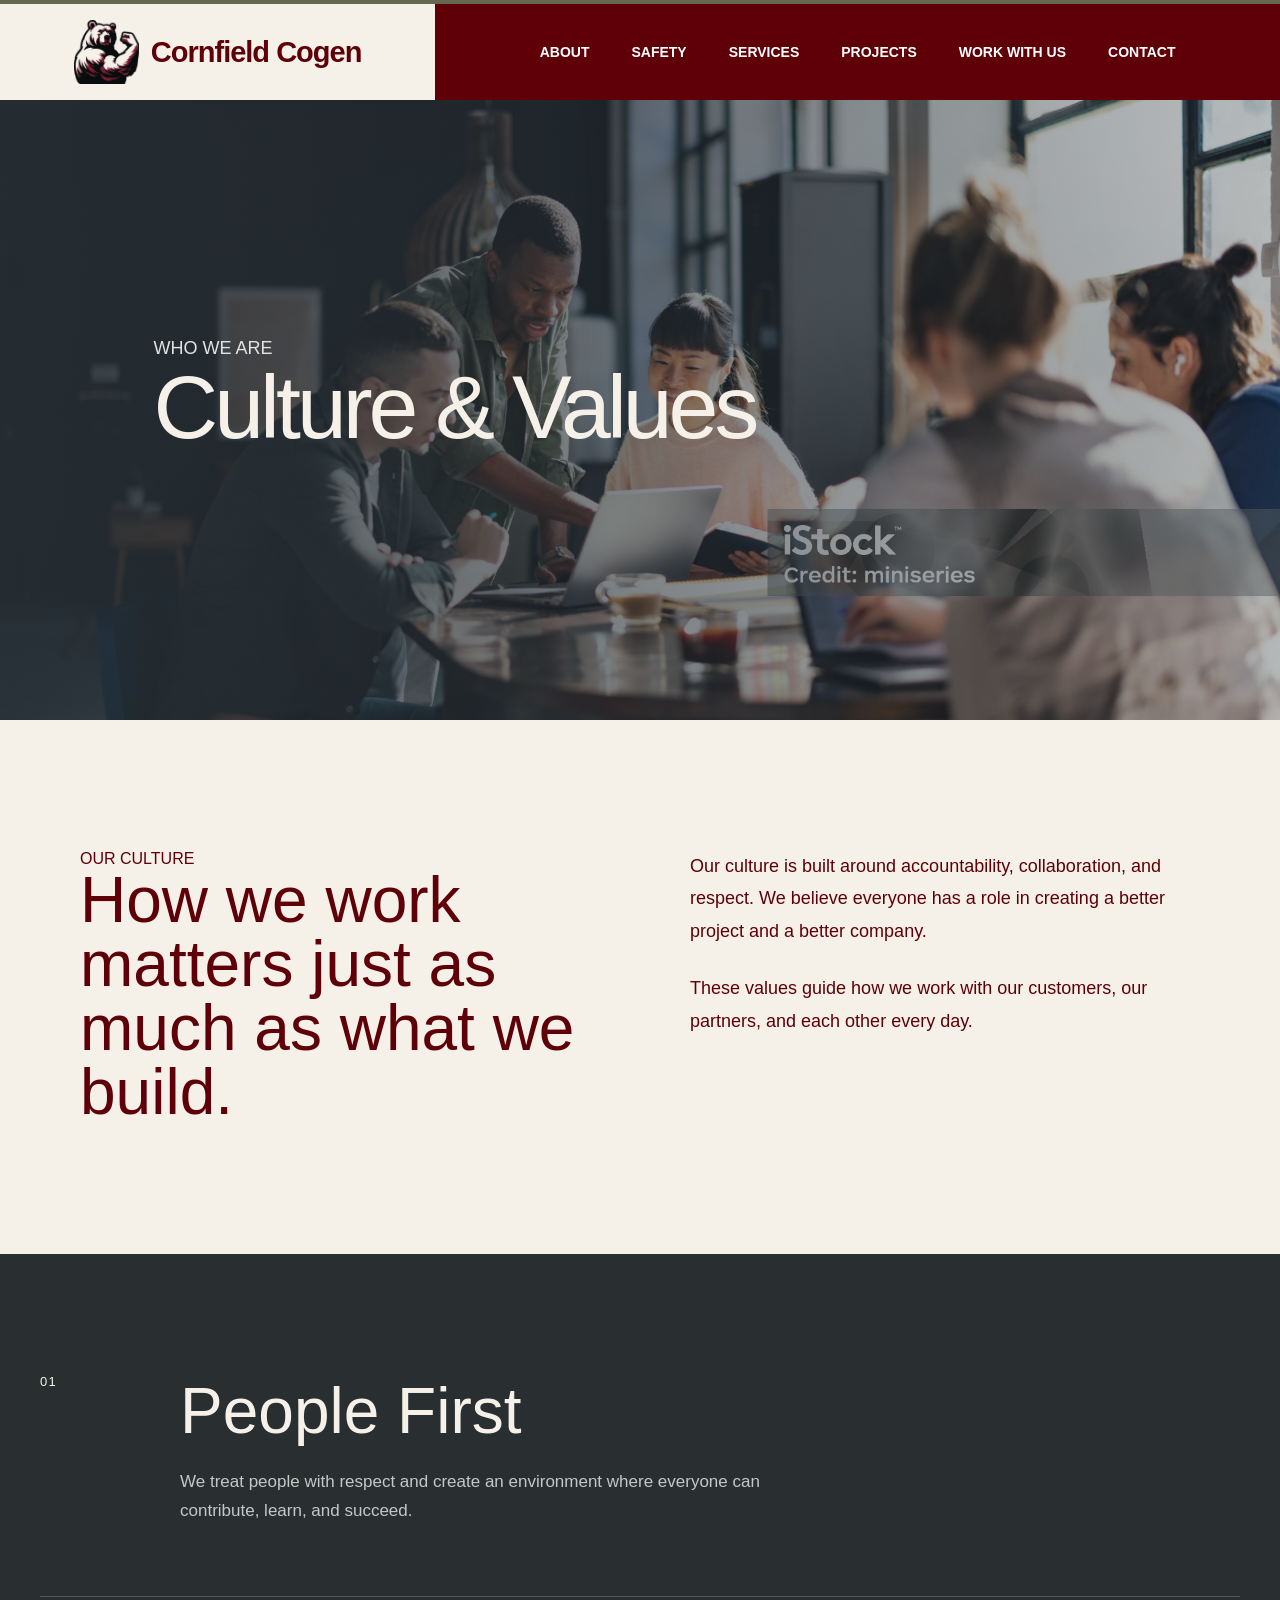
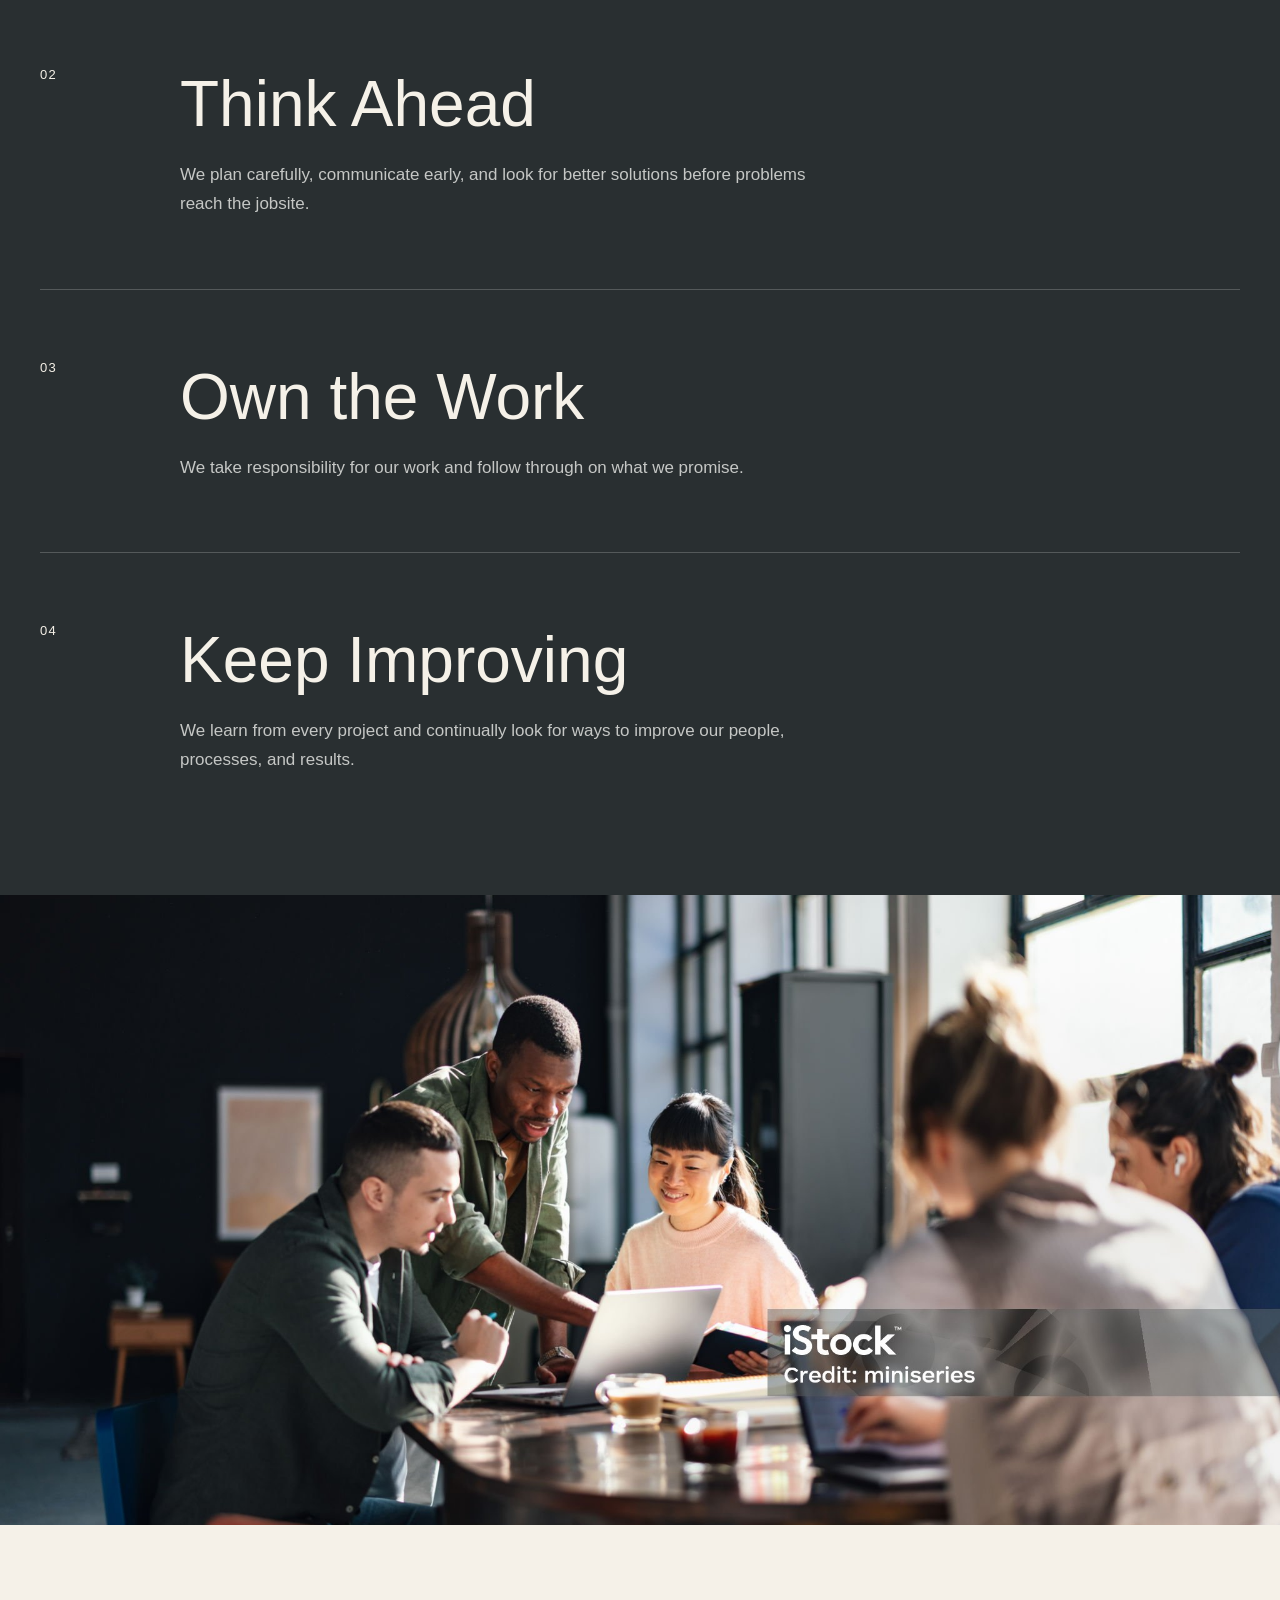
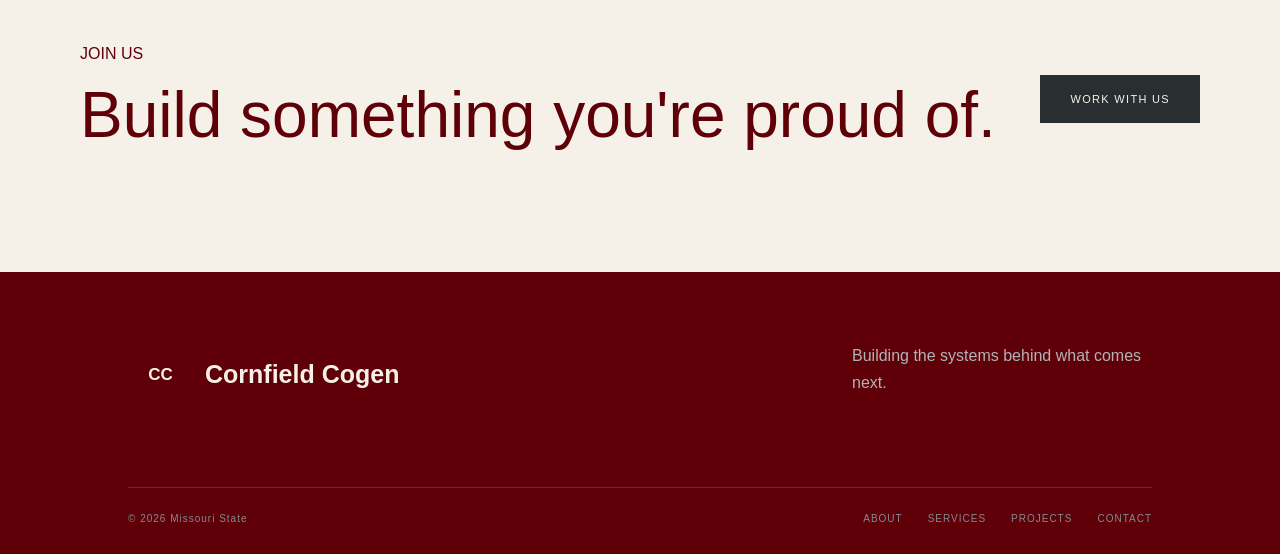
<file: culture.html>
<!DOCTYPE html>
<html lang="en">
<head>
    <meta charset="UTF-8">
    <meta name="viewport" content="width=device-width, initial-scale=1.0">
    <title>Culture & Values | Cornfield Cogen</title>
    <link rel="icon" type="image/x-icon" href="images/3dB.png">
    <link rel="stylesheet" href="css/style.css">
</head>

<body>

    <header class="site-header">

        <div class="logo-area">
            <a href="index.html" class="logo">
                <span class="logo-symbol">
                    <img src="images/logo.png" alt="Cornfield Cogen Logo">
                </span>
                <span>Cornfield Cogen</span>
            </a>
        </div>
    <nav class="main-nav">

        <div class="nav-dropdown">
            <a href="about.html">ABOUT</a>

            <div class="dropdown-menu">
                <a href="about.html">Our Story</a>
                <a href="team.html">Meet the Team</a>
                <a href="culture.html">Culture & Values</a>
                <a href="awards.html">Awards</a>
            </div>
        </div>

        <a href="safety.html">SAFETY</a>

        <div class="nav-dropdown">
            <a href="services.html">SERVICES</a>

            <div class="dropdown-menu">
                <a href="services.html">All Services</a>
                <a href="services.html#mechanical">Mechanical</a>
                <a href="services.html#electrical">Electrical</a>
                <a href="services.html#plumbing">Plumbing</a>
                <a href="services.html#automation">Automation</a>
            </div>
        </div>

        <a href="projects.html">PROJECTS</a>

        <a href="careers.html">WORK WITH US</a>

        <a href="contact.html">CONTACT</a>

    </nav>

        <button class="menu-button" id="menuButton">
            ☰
        </button>

    </header>


    <!-- MOBILE NAVIGATION -->
    <div class="mobile-menu" id="mobileMenu">

        <a href="about.html">ABOUT</a>
        <a href="services.html">SERVICES</a>
        <a href="projects.html">PROJECTS</a>
        <a href="careers.html">CAREERS</a>
        <a href="contact.html">CONTACT</a>

    </div>


<main>

    <section class="inner-hero culture-hero">
        <div class="inner-hero-content">
            <p>WHO WE ARE</p>
            <h1>Culture & Values</h1>
        </div>
    </section>


    <section class="culture-intro">

        <div>
            <p class="section-label">OUR CULTURE</p>
            <h2>How we work matters just as much as what we build.</h2>
        </div>

        <div>
            <p>
                Our culture is built around accountability, collaboration, and
                respect. We believe everyone has a role in creating a better
                project and a better company.
            </p>

            <p>
                These values guide how we work with our customers, our partners,
                and each other every day.
            </p>
        </div>

    </section>


    <section class="values-section">

        <div class="value-item">
            <span>01</span>
            <div>
                <h2>People First</h2>
                <p>
                    We treat people with respect and create an environment where
                    everyone can contribute, learn, and succeed.
                </p>
            </div>
        </div>


        <div class="value-item">
            <span>02</span>
            <div>
                <h2>Think Ahead</h2>
                <p>
                    We plan carefully, communicate early, and look for better
                    solutions before problems reach the jobsite.
                </p>
            </div>
        </div>


        <div class="value-item">
            <span>03</span>
            <div>
                <h2>Own the Work</h2>
                <p>
                    We take responsibility for our work and follow through on
                    what we promise.
                </p>
            </div>
        </div>


        <div class="value-item">
            <span>04</span>
            <div>
                <h2>Keep Improving</h2>
                <p>
                    We learn from every project and continually look for ways
                    to improve our people, processes, and results.
                </p>
            </div>
        </div>

    </section>


    <section class="culture-image-section">
        <img src="images/culture.jpg" alt="Missouri State team working together">
    </section>


    <section class="page-cta">

        <div>
            <p class="section-label">JOIN US</p>
            <h2>Build something you're proud of.</h2>
        </div>

        <a href="careers.html" class="button">WORK WITH US</a>

    </section>

</main>


<footer>

        <div class="footer-top">

            <div class="footer-logo">
                <span class="logo-symbol">CC</span>
                Cornfield Cogen
            </div>

            <p>
                Building the systems behind
                what comes next.
            </p>

        </div>

        <div class="footer-bottom">

            <span>
                © 2026 Missouri State
            </span>

            <div>
                <a href="about.html">ABOUT</a>
                <a href="services.html">SERVICES</a>
                <a href="projects.html">PROJECTS</a>
                <a href="contact.html">CONTACT</a>
            </div>

        </div>

    </footer>

<script src="js/script.js"></script>

</body>
</html>
</file>
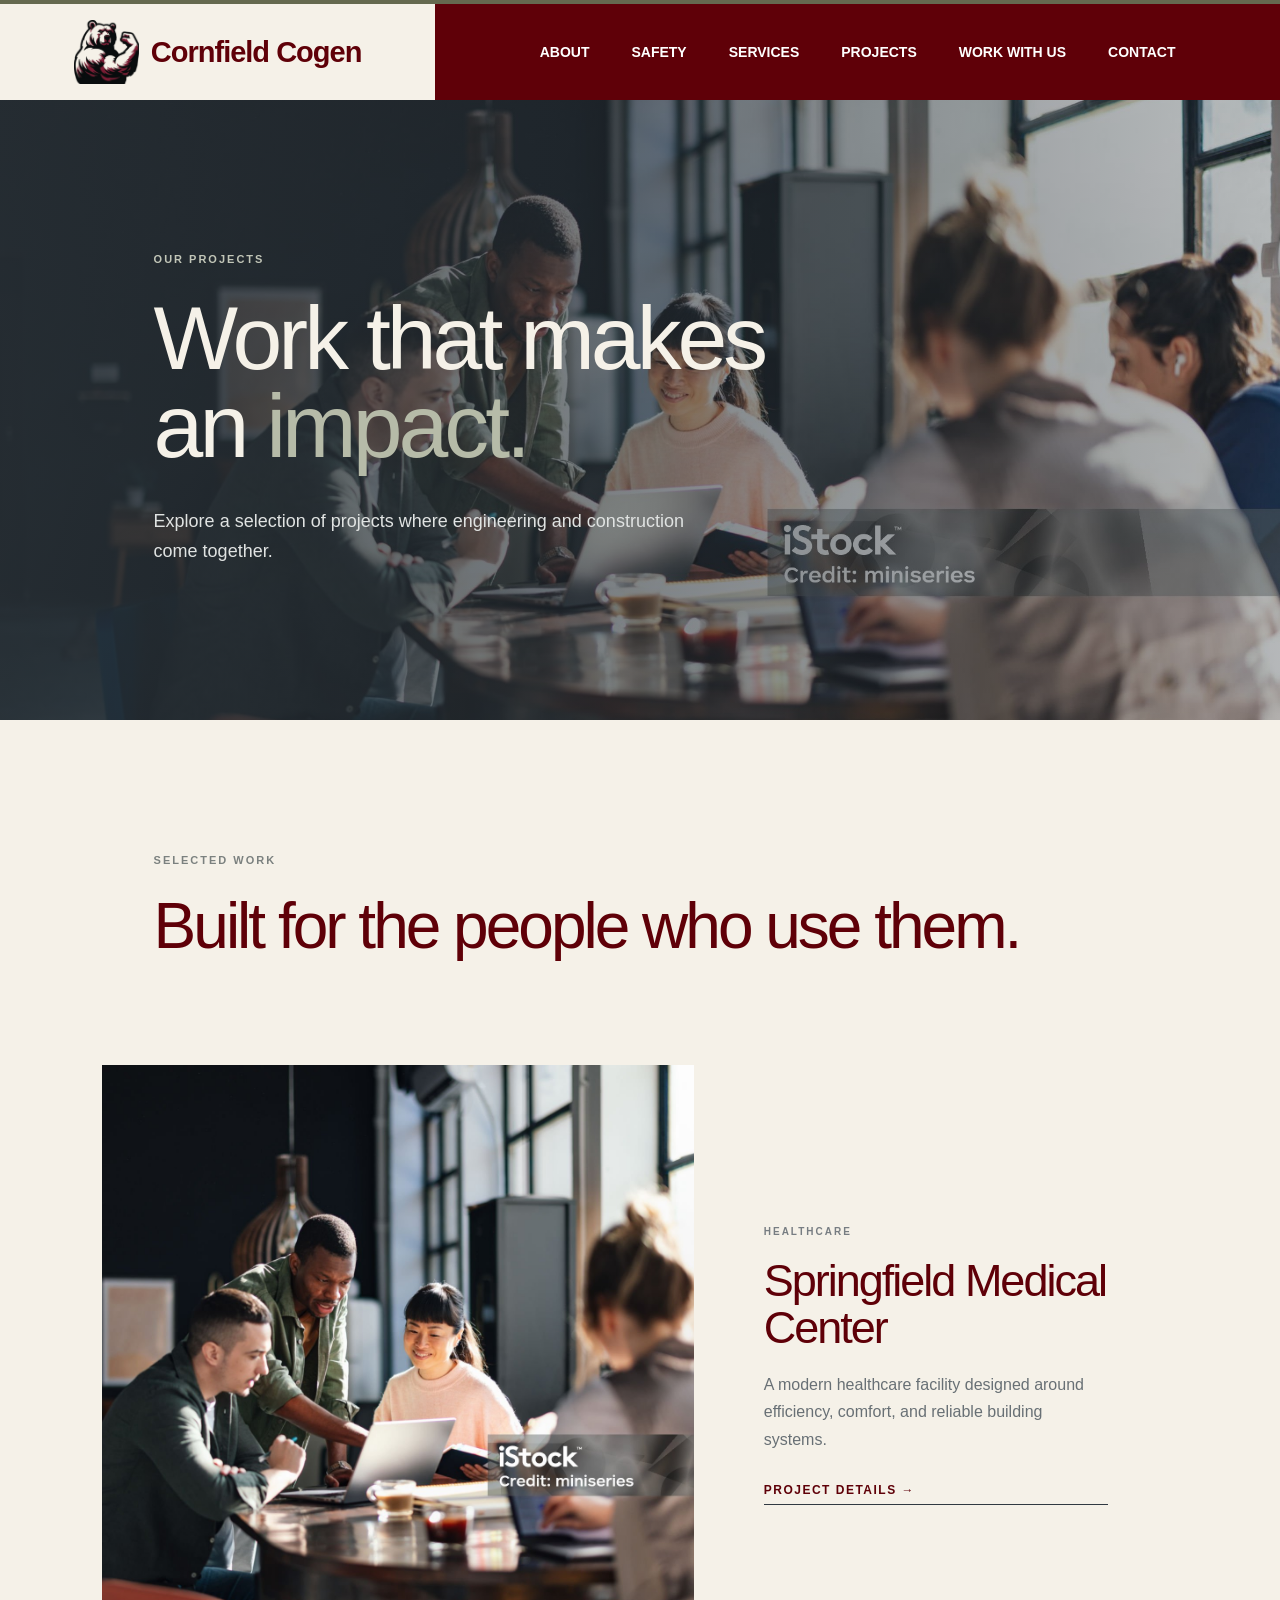
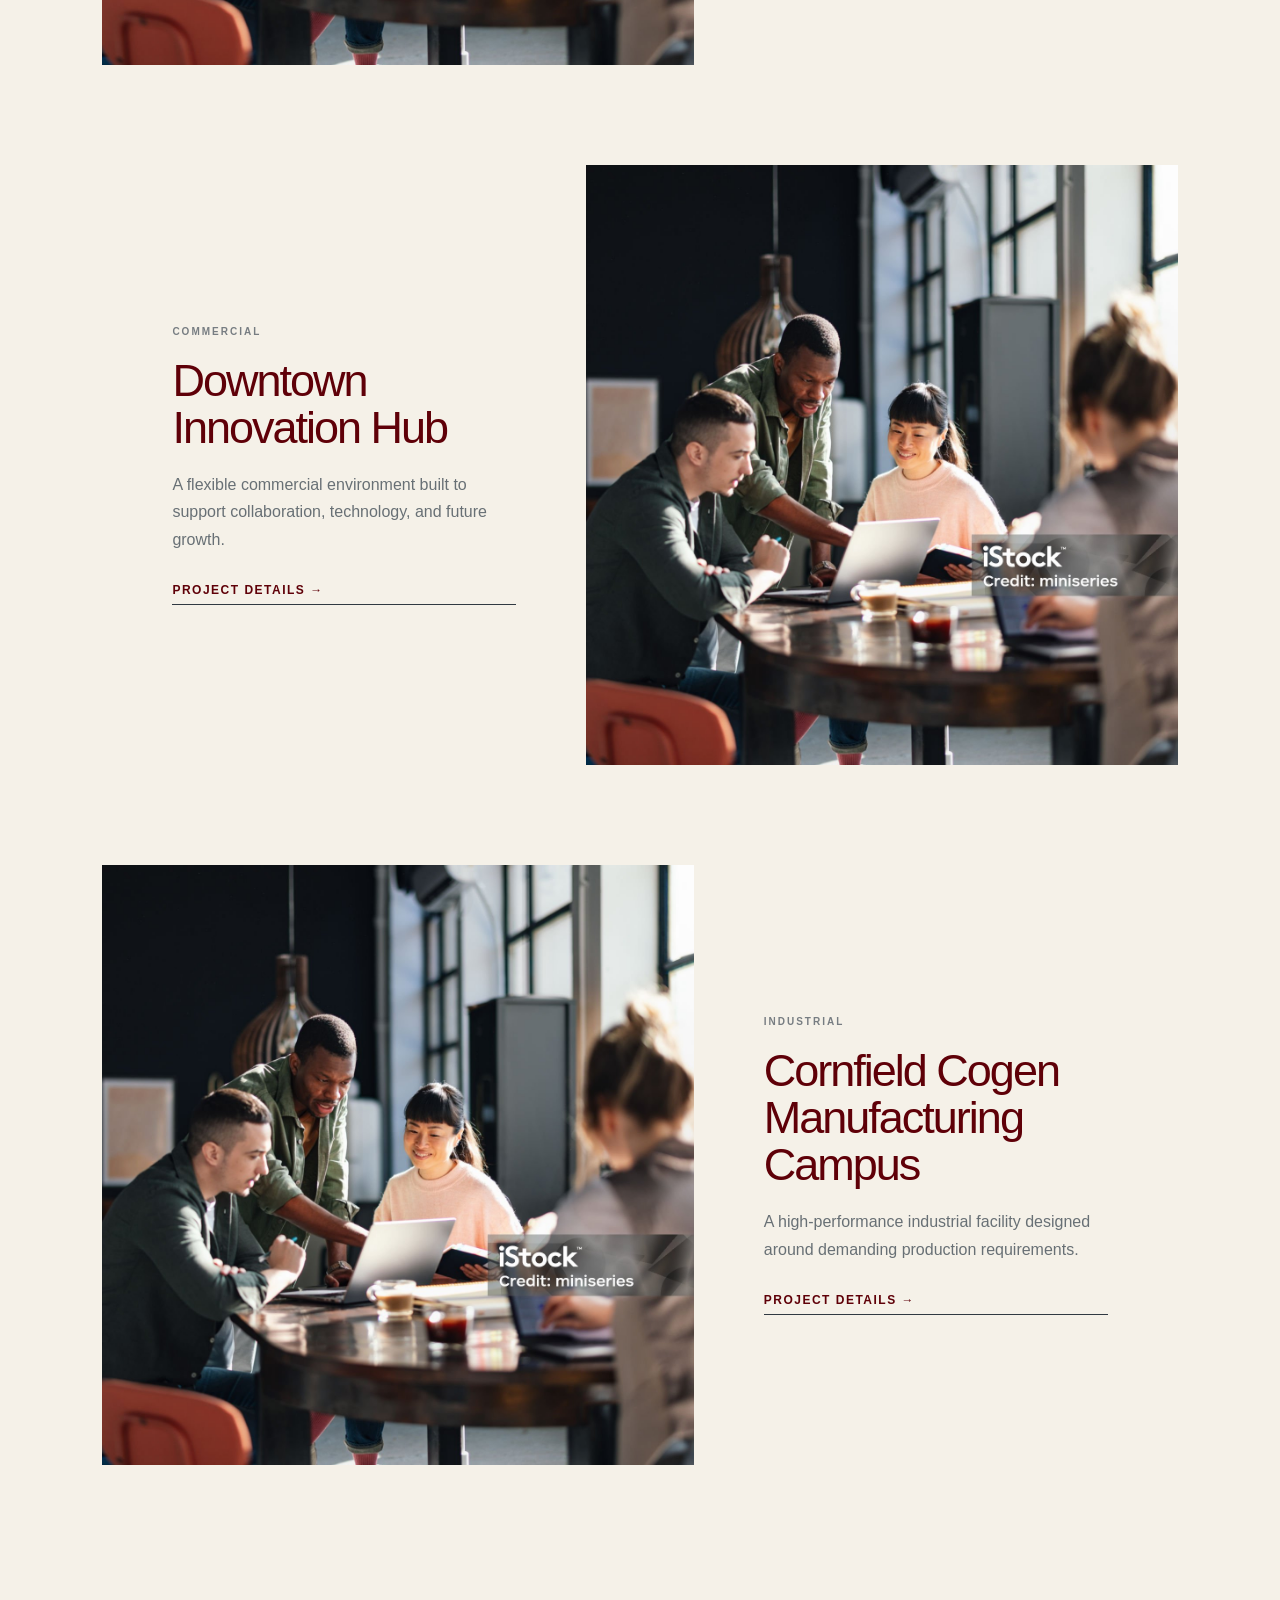
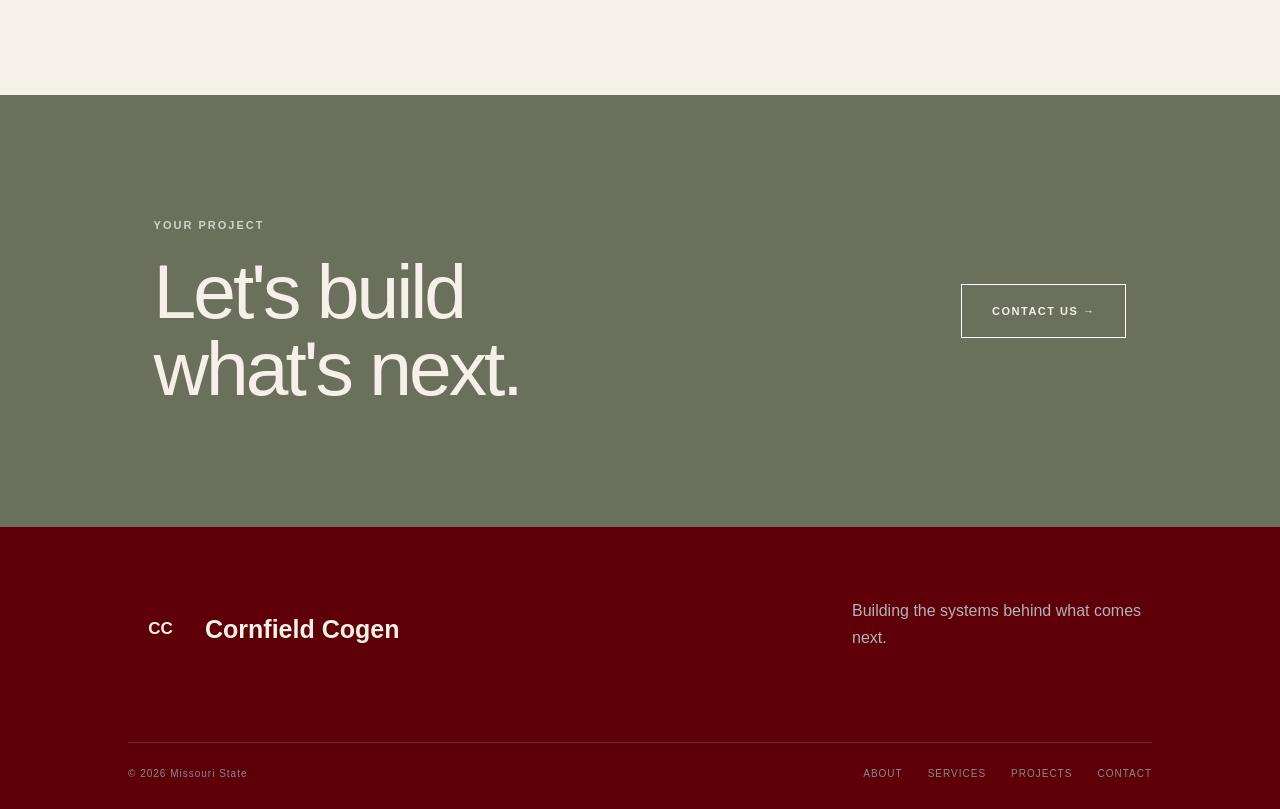
<file: projects.html>
<!DOCTYPE html>
<html lang="en">

<head>
    <meta charset="UTF-8">
    <meta name="viewport" content="width=device-width, initial-scale=1.0">

    <title>Projects | Cornfield Cogen</title>

    <link rel="icon" type="image/x-icon" href="images/3dB.png">
    <link rel="stylesheet" href="css/style.css">
</head>

<body>

    <!-- HEADER -->
    <header class="site-header">

        <div class="logo-area">
            <a href="index.html" class="logo">
                <span class="logo-symbol">
                    <img src="images/logo.png" alt="Cornfield Cogen Logo">
                </span>
                <span>Cornfield Cogen</span>
            </a>
        </div>
    <nav class="main-nav">

        <div class="nav-dropdown">
            <a href="about.html">ABOUT</a>

            <div class="dropdown-menu">
                <a href="about.html">Our Story</a>
                <a href="team.html">Meet the Team</a>
                <a href="culture.html">Culture & Values</a>
                <a href="awards.html">Awards</a>
            </div>
        </div>

        <a href="safety.html">SAFETY</a>

        <div class="nav-dropdown">
            <a href="services.html">SERVICES</a>

            <div class="dropdown-menu">
                <a href="services.html">All Services</a>
                <a href="services.html#mechanical">Mechanical</a>
                <a href="services.html#electrical">Electrical</a>
                <a href="services.html#plumbing">Plumbing</a>
                <a href="services.html#automation">Automation</a>
            </div>
        </div>

        <a href="projects.html">PROJECTS</a>

        <a href="careers.html">WORK WITH US</a>

        <a href="contact.html">CONTACT</a>

    </nav>

        <button class="menu-button" id="menuButton">
            ☰
        </button>

    </header>


    <!-- MOBILE NAVIGATION -->
    <div class="mobile-menu" id="mobileMenu">

        <a href="about.html">ABOUT</a>
        <a href="services.html">SERVICES</a>
        <a href="projects.html">PROJECTS</a>
        <a href="careers.html">CAREERS</a>
        <a href="contact.html">CONTACT</a>

    </div>


    <!-- HERO -->
    <section class="inner-hero projects-hero">

        <div class="inner-hero-content">

            <span>OUR PROJECTS</span>

            <h1>
                Work that makes<br>
                an <em>impact.</em>
            </h1>

            <p>
                Explore a selection of projects where
                engineering and construction come together.
            </p>

        </div>

    </section>


    <!-- PROJECT INTRO -->
    <section class="projects-intro">

        <span>SELECTED WORK</span>

        <h2>
            Built for the people
            who use them.
        </h2>

    </section>


    <!-- PROJECT GRID -->
    <section class="all-projects">


        <article class="project-large">

            <div class="project-image">

                <img
                    src="images/project-1.jpg"
                    alt="Healthcare construction project"
                >

            </div>

            <div class="project-info">

                <span>HEALTHCARE</span>

                <h2>
                    Springfield Medical Center
                </h2>

                <p>
                    A modern healthcare facility designed
                    around efficiency, comfort, and reliable
                    building systems.
                </p>

                <a href="contact.html" class="text-link">
                    PROJECT DETAILS →
                </a>

            </div>

        </article>


        <article class="project-large reverse">

            <div class="project-image">

                <img
                    src="images/project-2.jpg"
                    alt="Commercial construction project"
                >

            </div>

            <div class="project-info">

                <span>COMMERCIAL</span>

                <h2>
                    Downtown Innovation Hub
                </h2>

                <p>
                    A flexible commercial environment built
                    to support collaboration, technology,
                    and future growth.
                </p>

                <a href="contact.html" class="text-link">
                    PROJECT DETAILS →
                </a>

            </div>

        </article>


        <article class="project-large">

            <div class="project-image">

                <img
                    src="images/project-3.jpg"
                    alt="Industrial construction project"
                >

            </div>

            <div class="project-info">

                <span>INDUSTRIAL</span>

                <h2>
                    Cornfield Cogen Manufacturing Campus
                </h2>

                <p>
                    A high-performance industrial facility
                    designed around demanding production
                    requirements.
                </p>

                <a href="contact.html" class="text-link">
                    PROJECT DETAILS →
                </a>

            </div>

        </article>


    </section>


    <!-- CTA -->
    <section class="cta-section">

        <div>

            <span>YOUR PROJECT</span>

            <h2>
                Let's build<br>
                what's next.
            </h2>

        </div>

        <a href="contact.html" class="cta-button">
            CONTACT US →
        </a>

    </section>


    <!-- FOOTER -->
    <footer>

        <div class="footer-top">

            <div class="footer-logo">
                <span class="logo-symbol">CC</span>
                Cornfield Cogen
            </div>

            <p>
                Building the systems behind
                what comes next.
            </p>

        </div>

        <div class="footer-bottom">

            <span>
                © 2026 Missouri State
            </span>

            <div>
                <a href="about.html">ABOUT</a>
                <a href="services.html">SERVICES</a>
                <a href="projects.html">PROJECTS</a>
                <a href="contact.html">CONTACT</a>
            </div>

        </div>

    </footer>


    <script src="js/script.js"></script>

</body>
</html>
</file>
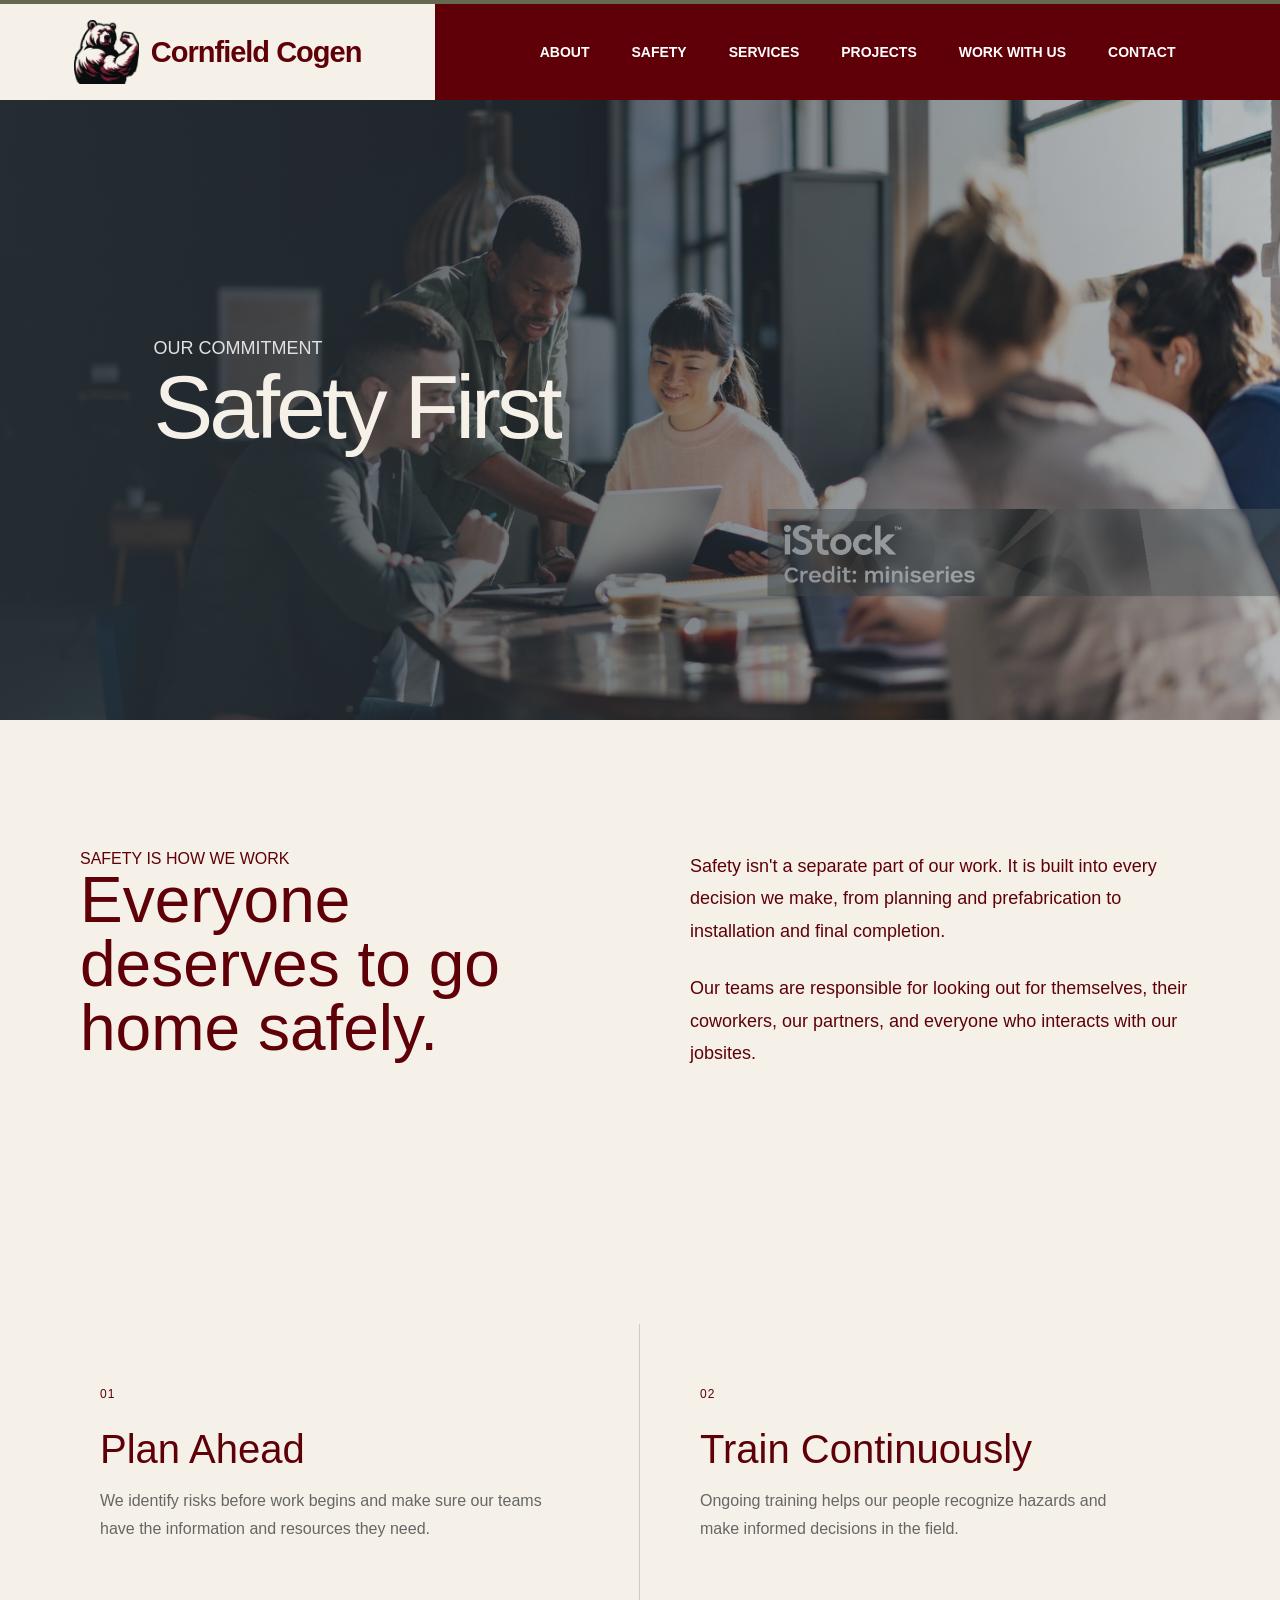
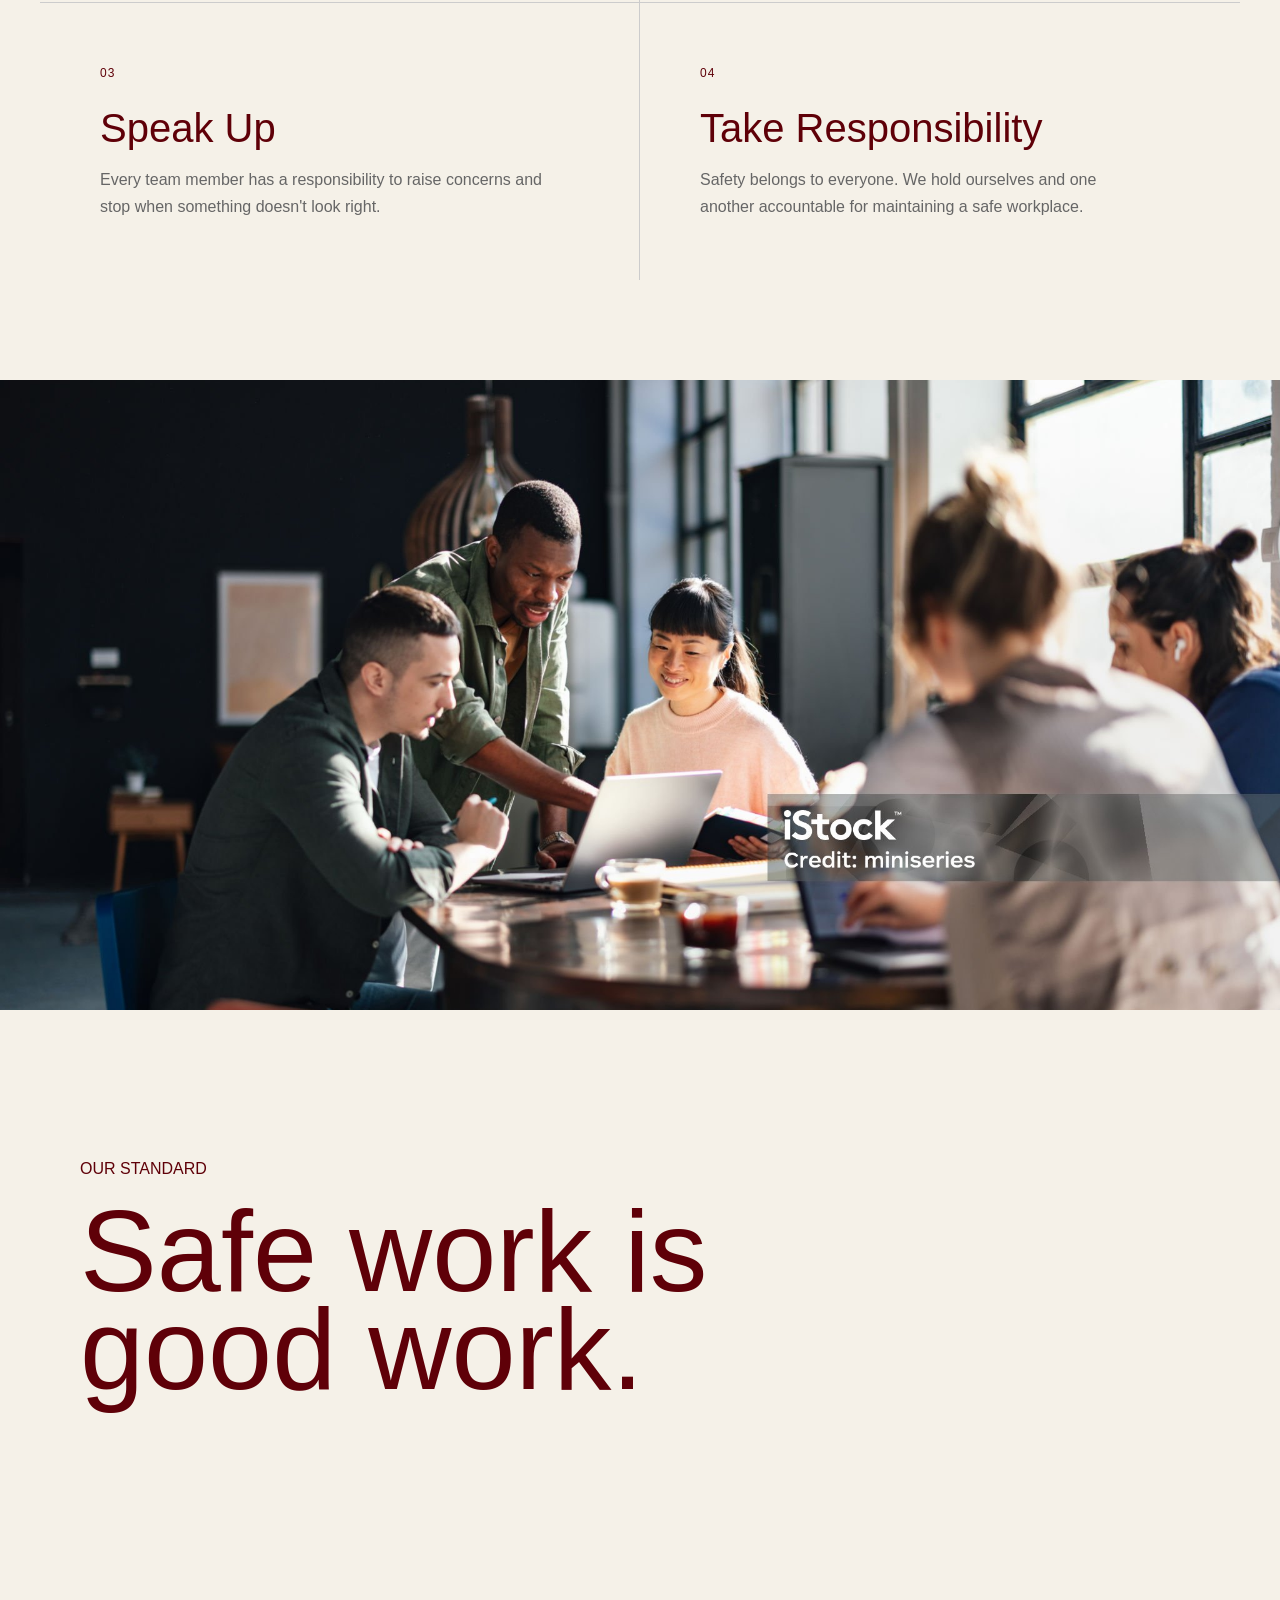
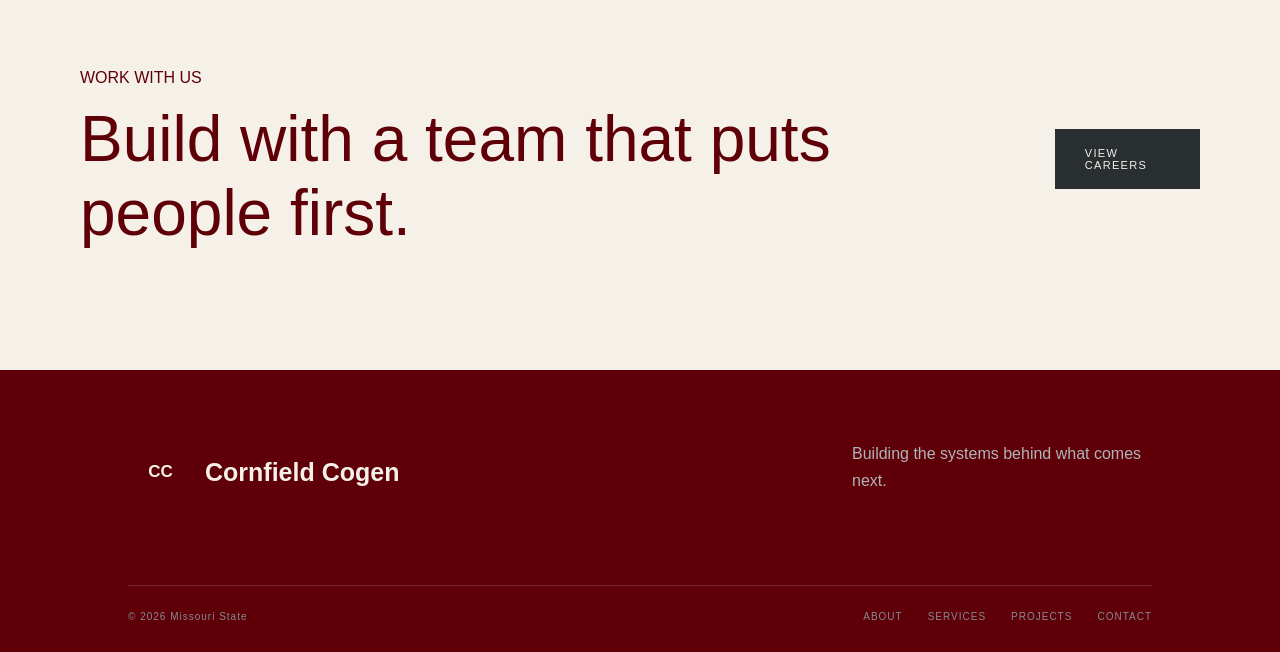
<file: safety.html>
<!DOCTYPE html>
<html lang="en">
<head>
    <meta charset="UTF-8">
    <meta name="viewport" content="width=device-width, initial-scale=1.0">
    <title>Safety | Missouri S</title>
    <link rel="stylesheet" href="css/style.css">
    <link rel="icon" type="image/x-icon" href="images/3dB.png">
</head>

<body>

    <header class="site-header">

        <div class="logo-area">
            <a href="index.html" class="logo">
                <span class="logo-symbol">
                    <img src="images/logo.png" alt="Cornfield Cogen Logo">
                </span>
                <span>Cornfield Cogen</span>
            </a>
        </div>
    <nav class="main-nav">

        <div class="nav-dropdown">
            <a href="about.html">ABOUT</a>

            <div class="dropdown-menu">
                <a href="about.html">Our Story</a>
                <a href="team.html">Meet the Team</a>
                <a href="culture.html">Culture & Values</a>
                <a href="awards.html">Awards</a>
            </div>
        </div>

        <a href="safety.html">SAFETY</a>

        <div class="nav-dropdown">
            <a href="services.html">SERVICES</a>

            <div class="dropdown-menu">
                <a href="services.html">All Services</a>
                <a href="services.html#mechanical">Mechanical</a>
                <a href="services.html#electrical">Electrical</a>
                <a href="services.html#plumbing">Plumbing</a>
                <a href="services.html#automation">Automation</a>
            </div>
        </div>

        <a href="projects.html">PROJECTS</a>

        <a href="careers.html">WORK WITH US</a>

        <a href="contact.html">CONTACT</a>

    </nav>

        <button class="menu-button" id="menuButton">
            ☰
        </button>

    </header>


    <!-- MOBILE NAVIGATION -->
    <div class="mobile-menu" id="mobileMenu">

        <a href="about.html">ABOUT</a>
        <a href="services.html">SERVICES</a>
        <a href="projects.html">PROJECTS</a>
        <a href="careers.html">CAREERS</a>
        <a href="contact.html">CONTACT</a>

    </div>


<main>

    <section class="inner-hero safety-hero">
        <div class="inner-hero-content">
            <p>OUR COMMITMENT</p>
            <h1>Safety First</h1>
        </div>
    </section>


    <section class="safety-intro">

        <div>
            <p class="section-label">SAFETY IS HOW WE WORK</p>

            <h2>
                Everyone deserves to go home safely.
            </h2>
        </div>

        <div>
            <p>
                Safety isn't a separate part of our work. It is built into every
                decision we make, from planning and prefabrication to installation
                and final completion.
            </p>

            <p>
                Our teams are responsible for looking out for themselves,
                their coworkers, our partners, and everyone who interacts
                with our jobsites.
            </p>
        </div>

    </section>


    <section class="safety-pillars">

        <article>
            <span>01</span>
            <h2>Plan Ahead</h2>
            <p>
                We identify risks before work begins and make sure our teams
                have the information and resources they need.
            </p>
        </article>


        <article>
            <span>02</span>
            <h2>Train Continuously</h2>
            <p>
                Ongoing training helps our people recognize hazards and make
                informed decisions in the field.
            </p>
        </article>


        <article>
            <span>03</span>
            <h2>Speak Up</h2>
            <p>
                Every team member has a responsibility to raise concerns and
                stop when something doesn't look right.
            </p>
        </article>


        <article>
            <span>04</span>
            <h2>Take Responsibility</h2>
            <p>
                Safety belongs to everyone. We hold ourselves and one another
                accountable for maintaining a safe workplace.
            </p>
        </article>

    </section>


    <section class="safety-image">
        <img src="images/safety.jpg" alt="Construction workers on a safe jobsite">
    </section>


    <section class="safety-closing">

        <p class="section-label">OUR STANDARD</p>

        <h2>
            Safe work is<br>
            good work.
        </h2>

    </section>


    <section class="page-cta">

        <div>
            <p class="section-label">WORK WITH US</p>
            <h2>Build with a team that puts people first.</h2>
        </div>

        <a href="careers.html" class="button">VIEW CAREERS</a>

    </section>

</main>


<footer>

        <div class="footer-top">

            <div class="footer-logo">
                <span class="logo-symbol">CC</span>
                Cornfield Cogen
            </div>

            <p>
                Building the systems behind
                what comes next.
            </p>

        </div>

        <div class="footer-bottom">

            <span>
                © 2026 Missouri State
            </span>

            <div>
                <a href="about.html">ABOUT</a>
                <a href="services.html">SERVICES</a>
                <a href="projects.html">PROJECTS</a>
                <a href="contact.html">CONTACT</a>
            </div>

        </div>

    </footer>

<script src="js/script.js"></script>

</body>
</html>
</file>
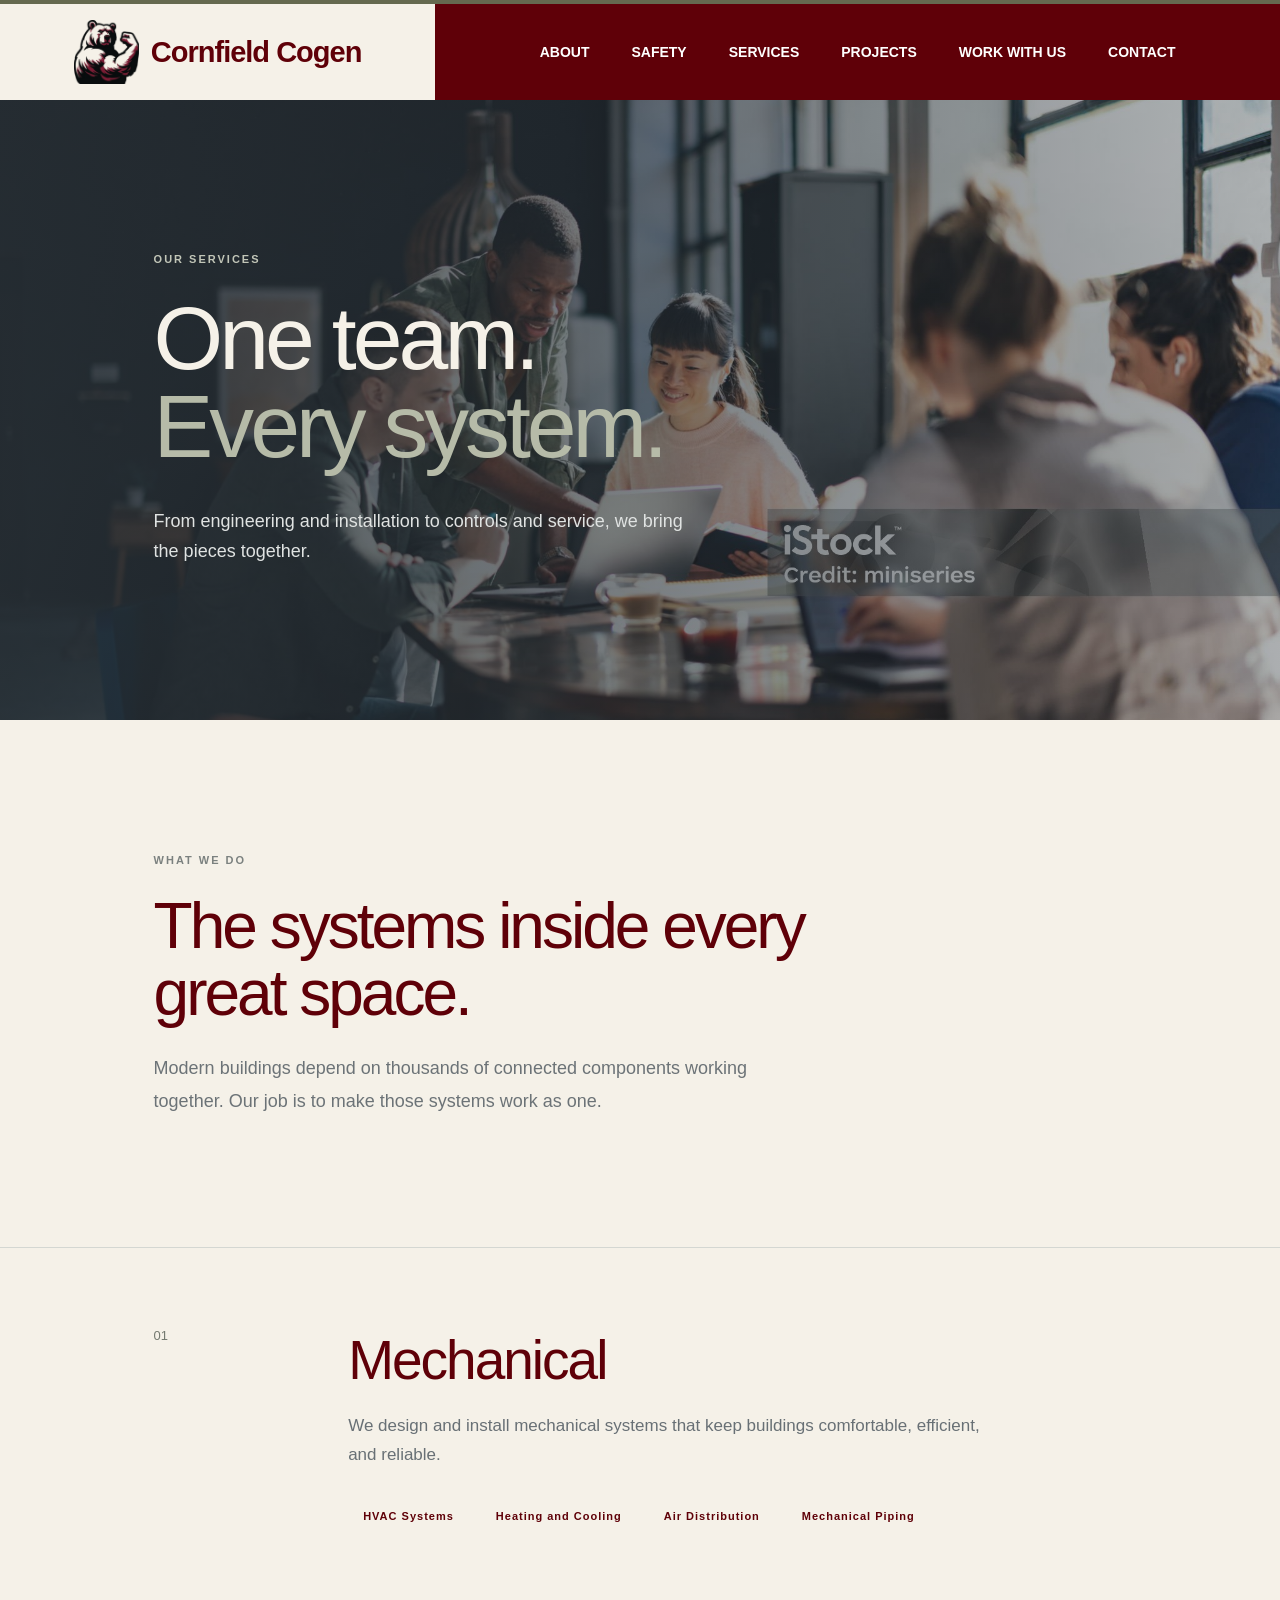
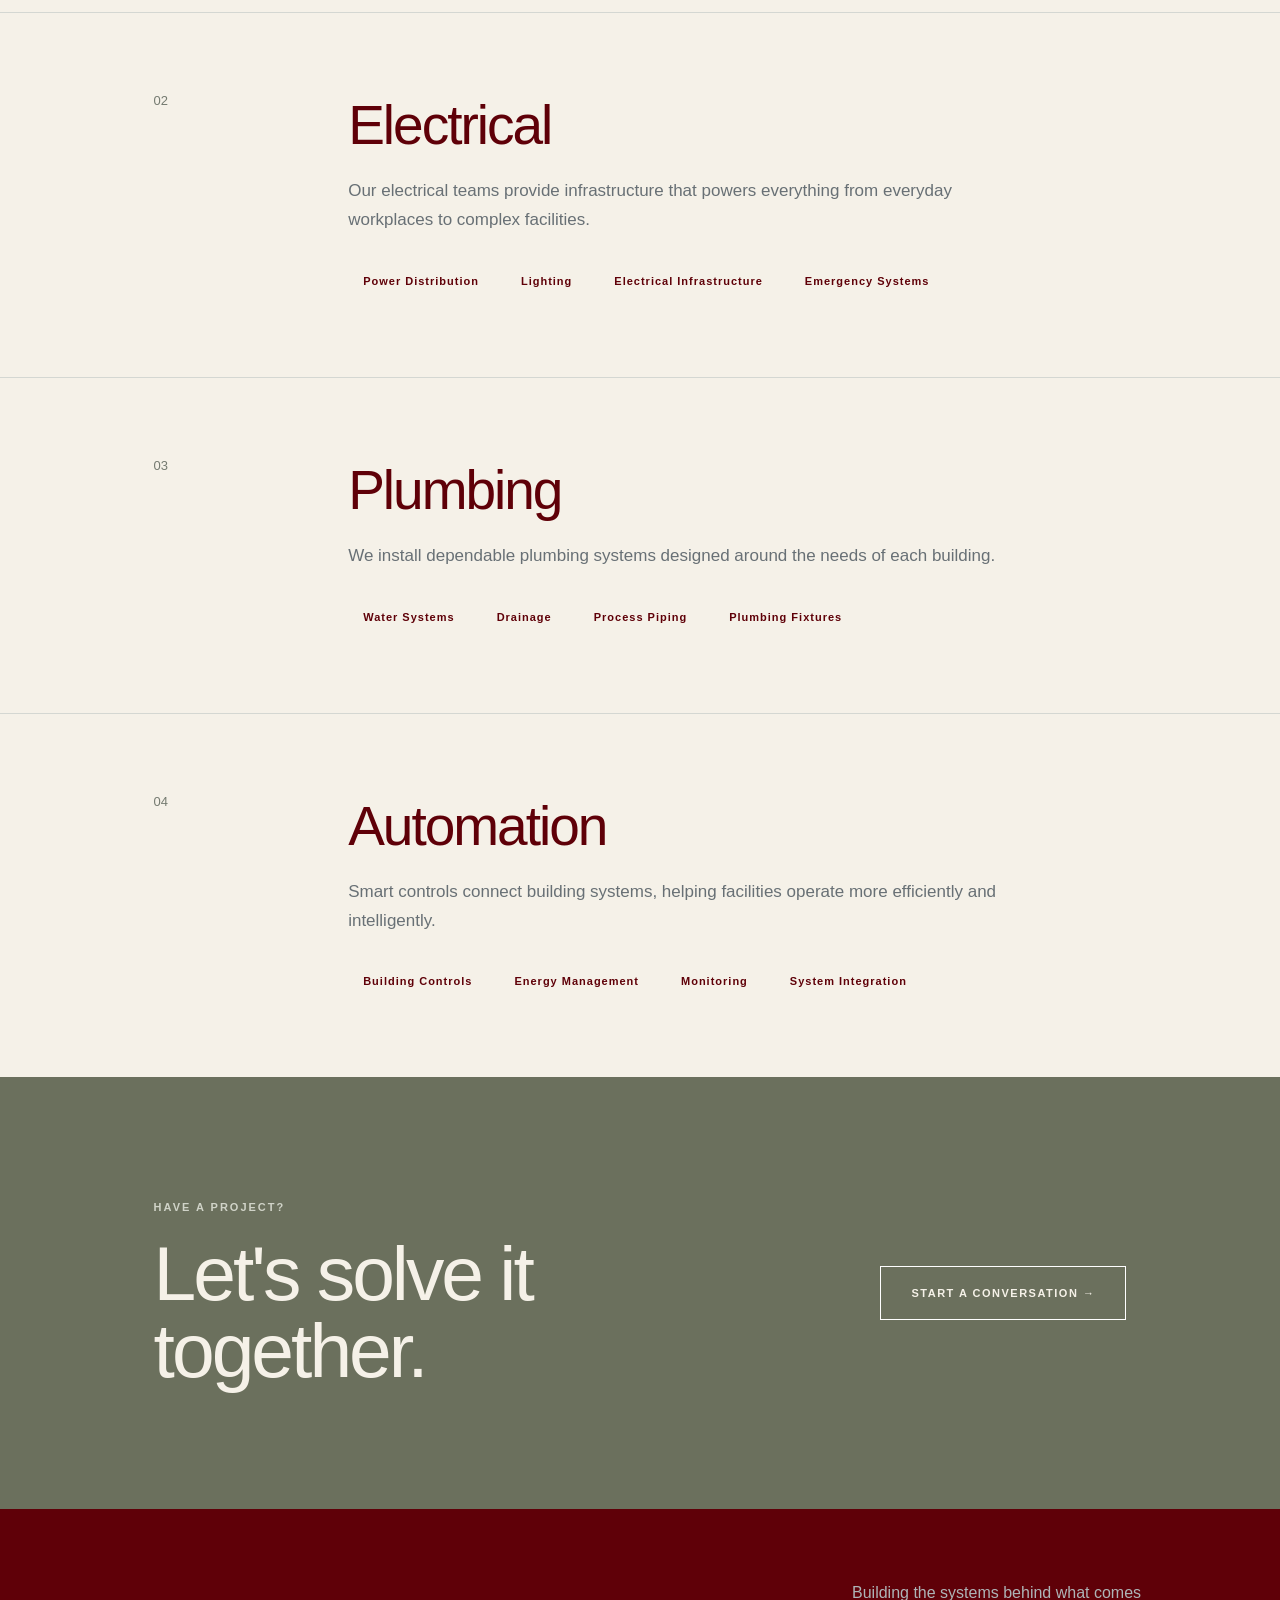
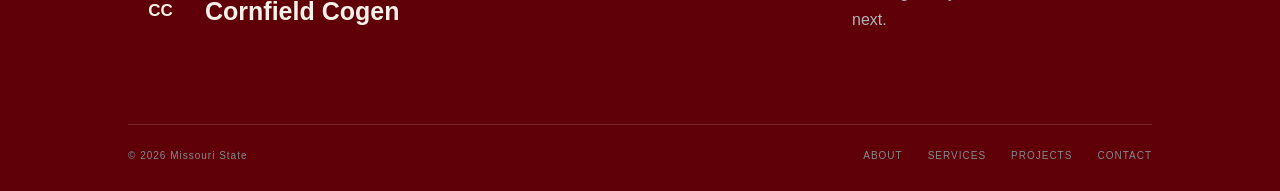
<file: services.html>
<!DOCTYPE html>
<html lang="en">

<head>
    <meta charset="UTF-8">
    <meta name="viewport" content="width=device-width, initial-scale=1.0">

    <title>Services | Cornfield Cogen</title>

    <link rel="icon" type="image/x-icon" href="images/3dB.png">
    <link rel="stylesheet" href="css/style.css">
</head>

<body>

    <!-- HEADER -->
    <header class="site-header">

        <div class="logo-area">
            <a href="index.html" class="logo">
                <span class="logo-symbol">
                    <img src="images/logo.png" alt="Cornfield Cogen Logo">
                </span>
                <span>Cornfield Cogen</span>
            </a>
        </div>
    <nav class="main-nav">

        <div class="nav-dropdown">
            <a href="about.html">ABOUT</a>

            <div class="dropdown-menu">
                <a href="about.html">Our Story</a>
                <a href="team.html">Meet the Team</a>
                <a href="culture.html">Culture & Values</a>
                <a href="awards.html">Awards</a>
            </div>
        </div>

        <a href="safety.html">SAFETY</a>

        <div class="nav-dropdown">
            <a href="services.html">SERVICES</a>

            <div class="dropdown-menu">
                <a href="services.html">All Services</a>
                <a href="services.html#mechanical">Mechanical</a>
                <a href="services.html#electrical">Electrical</a>
                <a href="services.html#plumbing">Plumbing</a>
                <a href="services.html#automation">Automation</a>
            </div>
        </div>

        <a href="projects.html">PROJECTS</a>

        <a href="careers.html">WORK WITH US</a>

        <a href="contact.html">CONTACT</a>

    </nav>

        <button class="menu-button" id="menuButton">
            ☰
        </button>

    </header>


    <!-- MOBILE NAVIGATION -->
    <div class="mobile-menu" id="mobileMenu">

        <a href="about.html">ABOUT</a>
        <a href="services.html">SERVICES</a>
        <a href="projects.html">PROJECTS</a>
        <a href="careers.html">CAREERS</a>
        <a href="contact.html">CONTACT</a>

    </div>


    <!-- HERO -->
    <section class="inner-hero services-hero">

        <div class="inner-hero-content">

            <span>OUR SERVICES</span>

            <h1>
                One team.<br>
                <em>Every system.</em>
            </h1>

            <p>
                From engineering and installation to controls
                and service, we bring the pieces together.
            </p>

        </div>

    </section>


    <!-- SERVICES INTRO -->
    <section class="services-intro">

        <span>WHAT WE DO</span>

        <h2>
            The systems inside
            every great space.
        </h2>

        <p>
            Modern buildings depend on thousands of connected
            components working together. Our job is to make
            those systems work as one.
        </p>

    </section>


    <!-- SERVICE LIST -->
    <section class="service-list">


        <div class="service-detail">

            <div class="service-detail-number">
                01
            </div>

            <div>

                <h2>Mechanical</h2>

                <p>
                    We design and install mechanical systems
                    that keep buildings comfortable, efficient,
                    and reliable.
                </p>

                <ul>
                    <li>HVAC Systems</li>
                    <li>Heating and Cooling</li>
                    <li>Air Distribution</li>
                    <li>Mechanical Piping</li>
                </ul>

            </div>

        </div>


        <div class="service-detail">

            <div class="service-detail-number">
                02
            </div>

            <div>

                <h2>Electrical</h2>

                <p>
                    Our electrical teams provide infrastructure
                    that powers everything from everyday
                    workplaces to complex facilities.
                </p>

                <ul>
                    <li>Power Distribution</li>
                    <li>Lighting</li>
                    <li>Electrical Infrastructure</li>
                    <li>Emergency Systems</li>
                </ul>

            </div>

        </div>


        <div class="service-detail">

            <div class="service-detail-number">
                03
            </div>

            <div>

                <h2>Plumbing</h2>

                <p>
                    We install dependable plumbing systems
                    designed around the needs of each building.
                </p>

                <ul>
                    <li>Water Systems</li>
                    <li>Drainage</li>
                    <li>Process Piping</li>
                    <li>Plumbing Fixtures</li>
                </ul>

            </div>

        </div>


        <div class="service-detail">

            <div class="service-detail-number">
                04
            </div>

            <div>

                <h2>Automation</h2>

                <p>
                    Smart controls connect building systems,
                    helping facilities operate more efficiently
                    and intelligently.
                </p>

                <ul>
                    <li>Building Controls</li>
                    <li>Energy Management</li>
                    <li>Monitoring</li>
                    <li>System Integration</li>
                </ul>

            </div>

        </div>


    </section>


    <!-- CTA -->
    <section class="cta-section">

        <div>

            <span>HAVE A PROJECT?</span>

            <h2>
                Let's solve it<br>
                together.
            </h2>

        </div>

        <a href="contact.html" class="cta-button">
            START A CONVERSATION →
        </a>

    </section>


    <!-- FOOTER -->
    <footer>

        <div class="footer-top">

            <div class="footer-logo">
                <span class="logo-symbol">CC</span>
                Cornfield Cogen
            </div>

            <p>
                Building the systems behind
                what comes next.
            </p>

        </div>

        <div class="footer-bottom">

            <span>
                © 2026 Missouri State
            </span>

            <div>
                <a href="about.html">ABOUT</a>
                <a href="services.html">SERVICES</a>
                <a href="projects.html">PROJECTS</a>
                <a href="contact.html">CONTACT</a>
            </div>

        </div>

    </footer>


    <script src="js/script.js"></script>

</body>
</html>
</file>
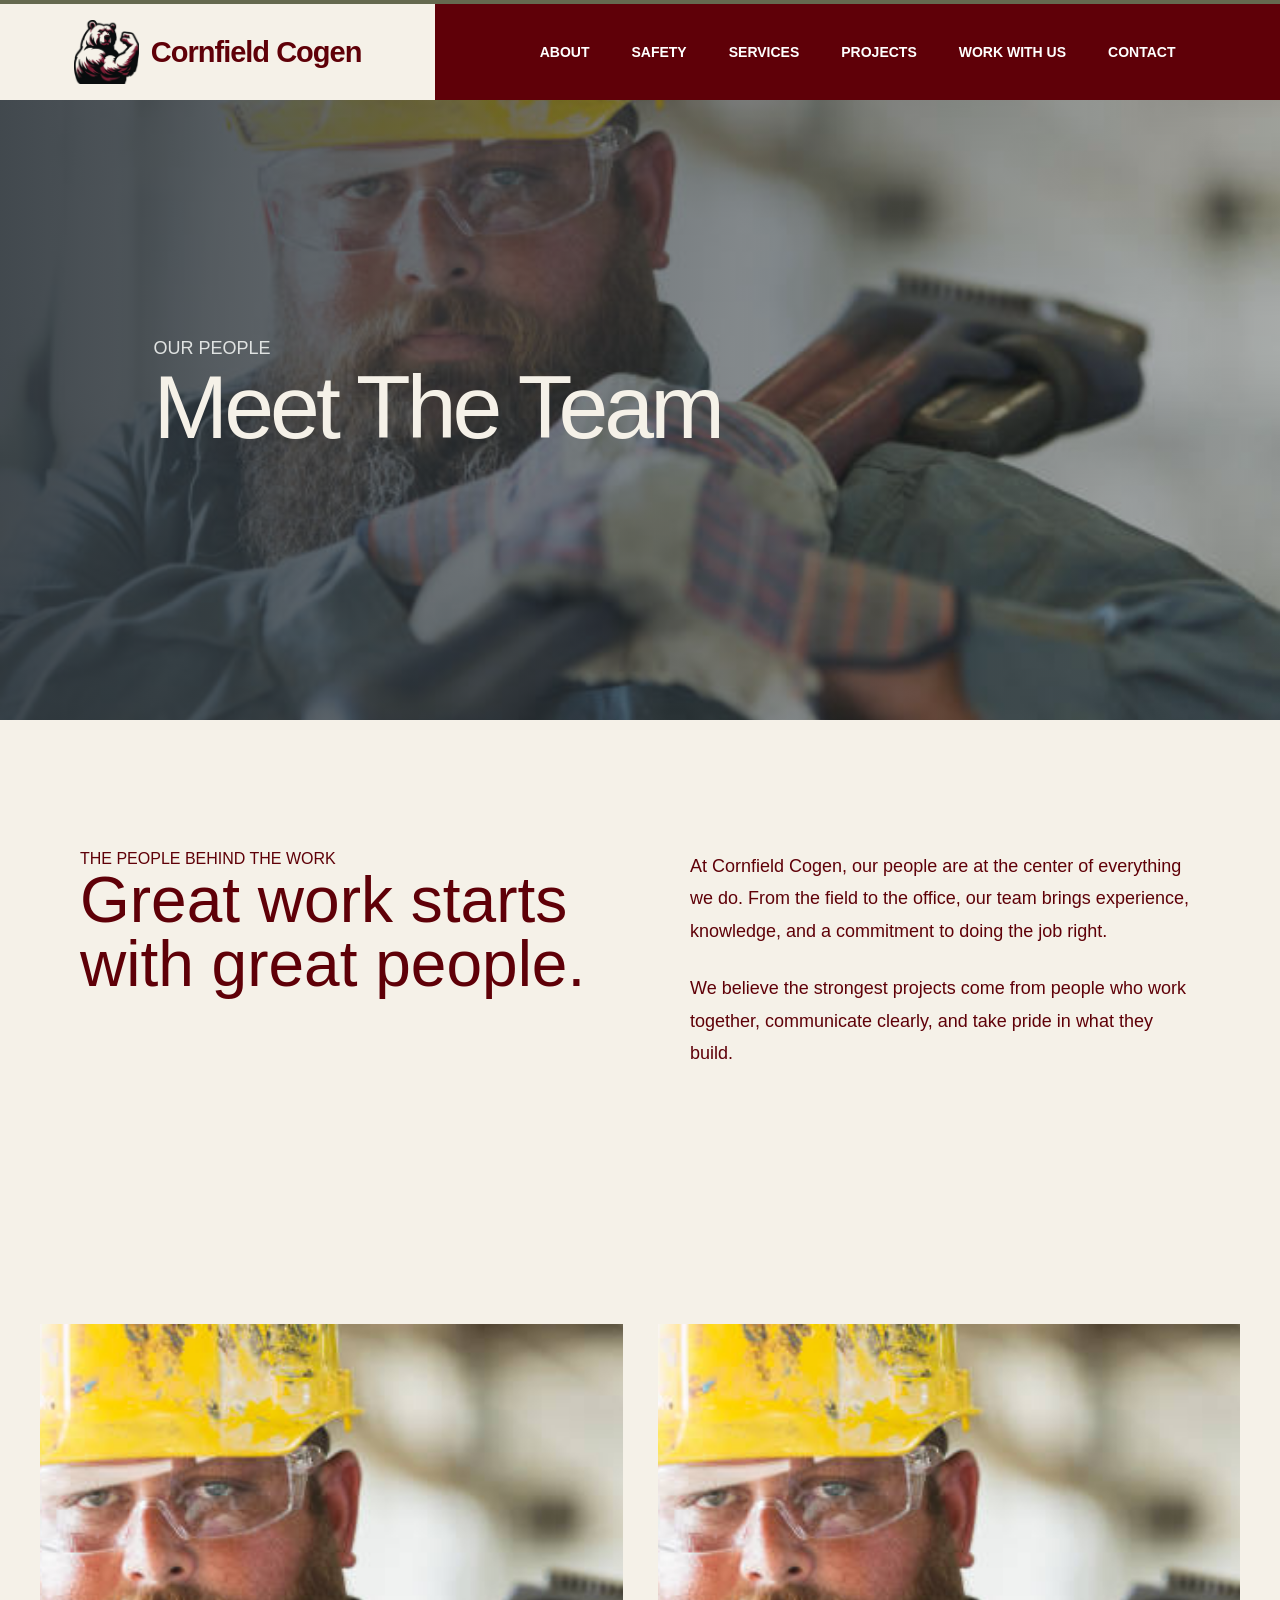
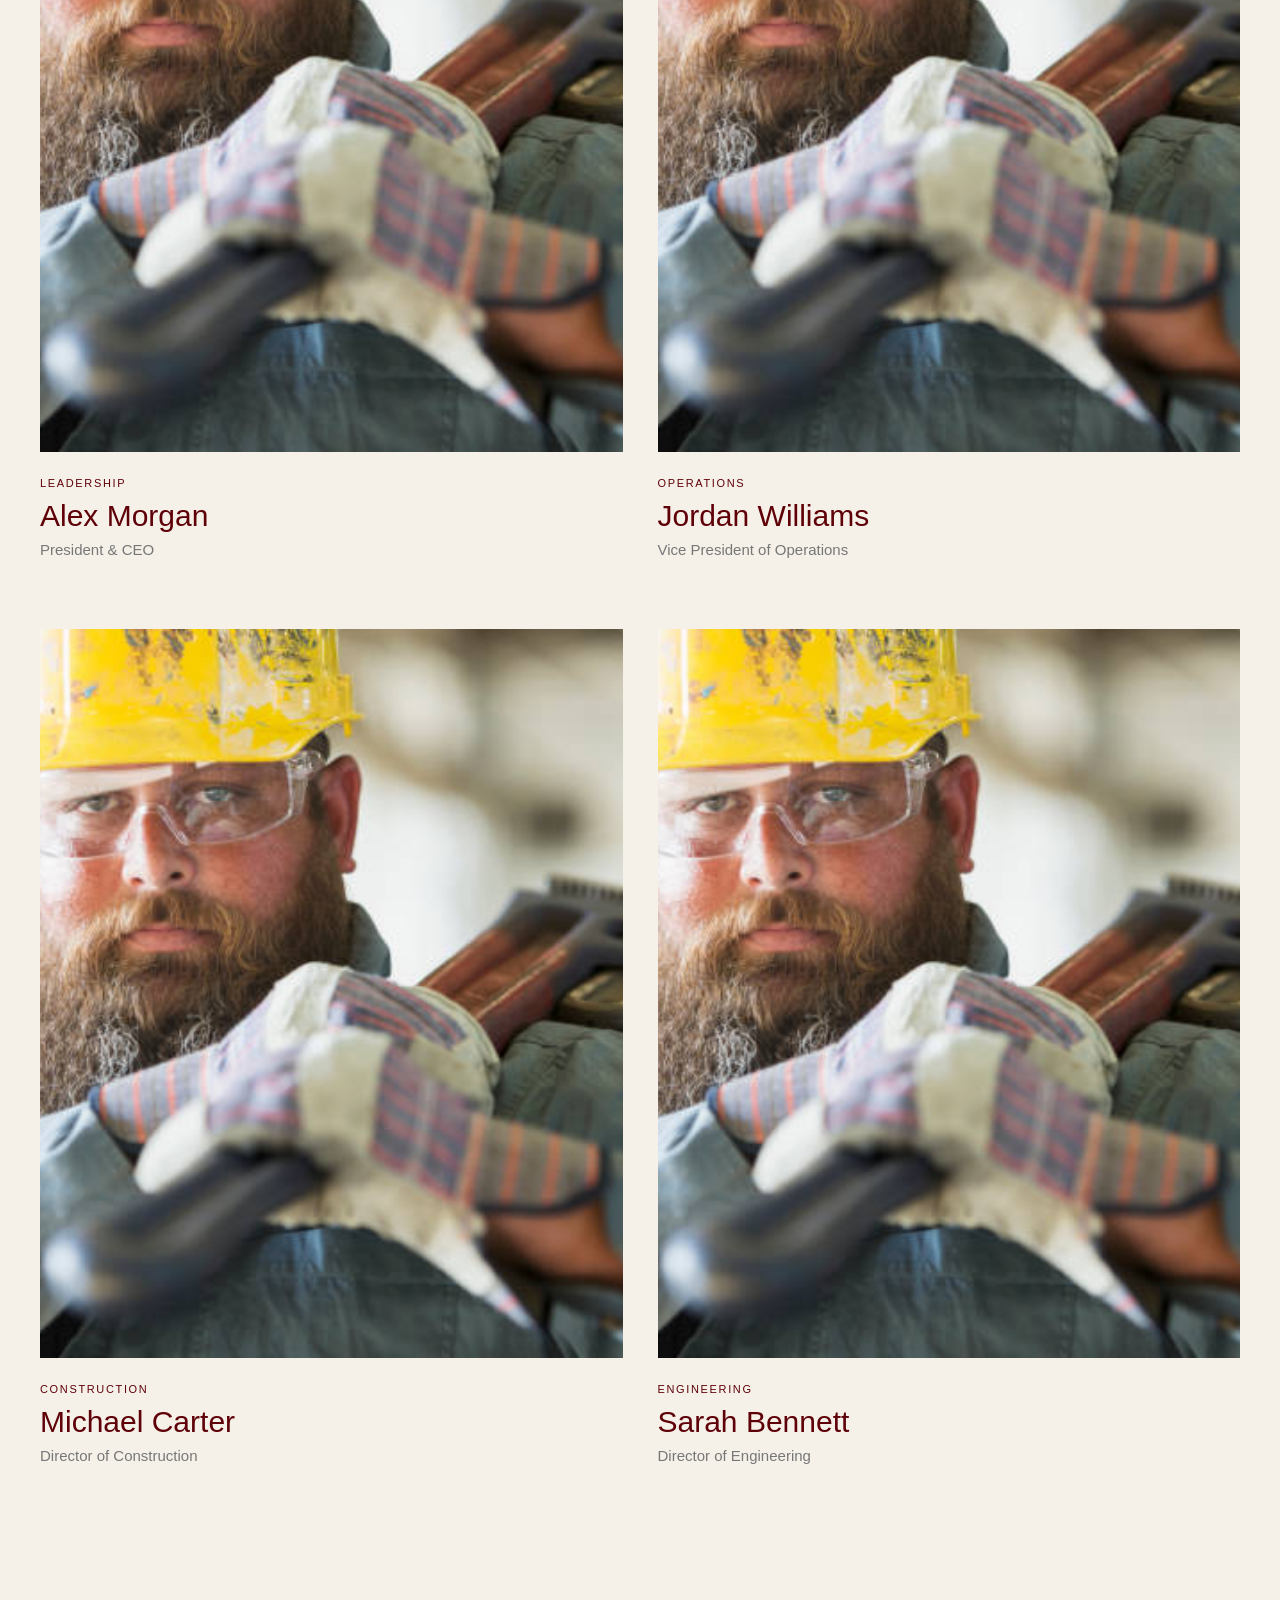
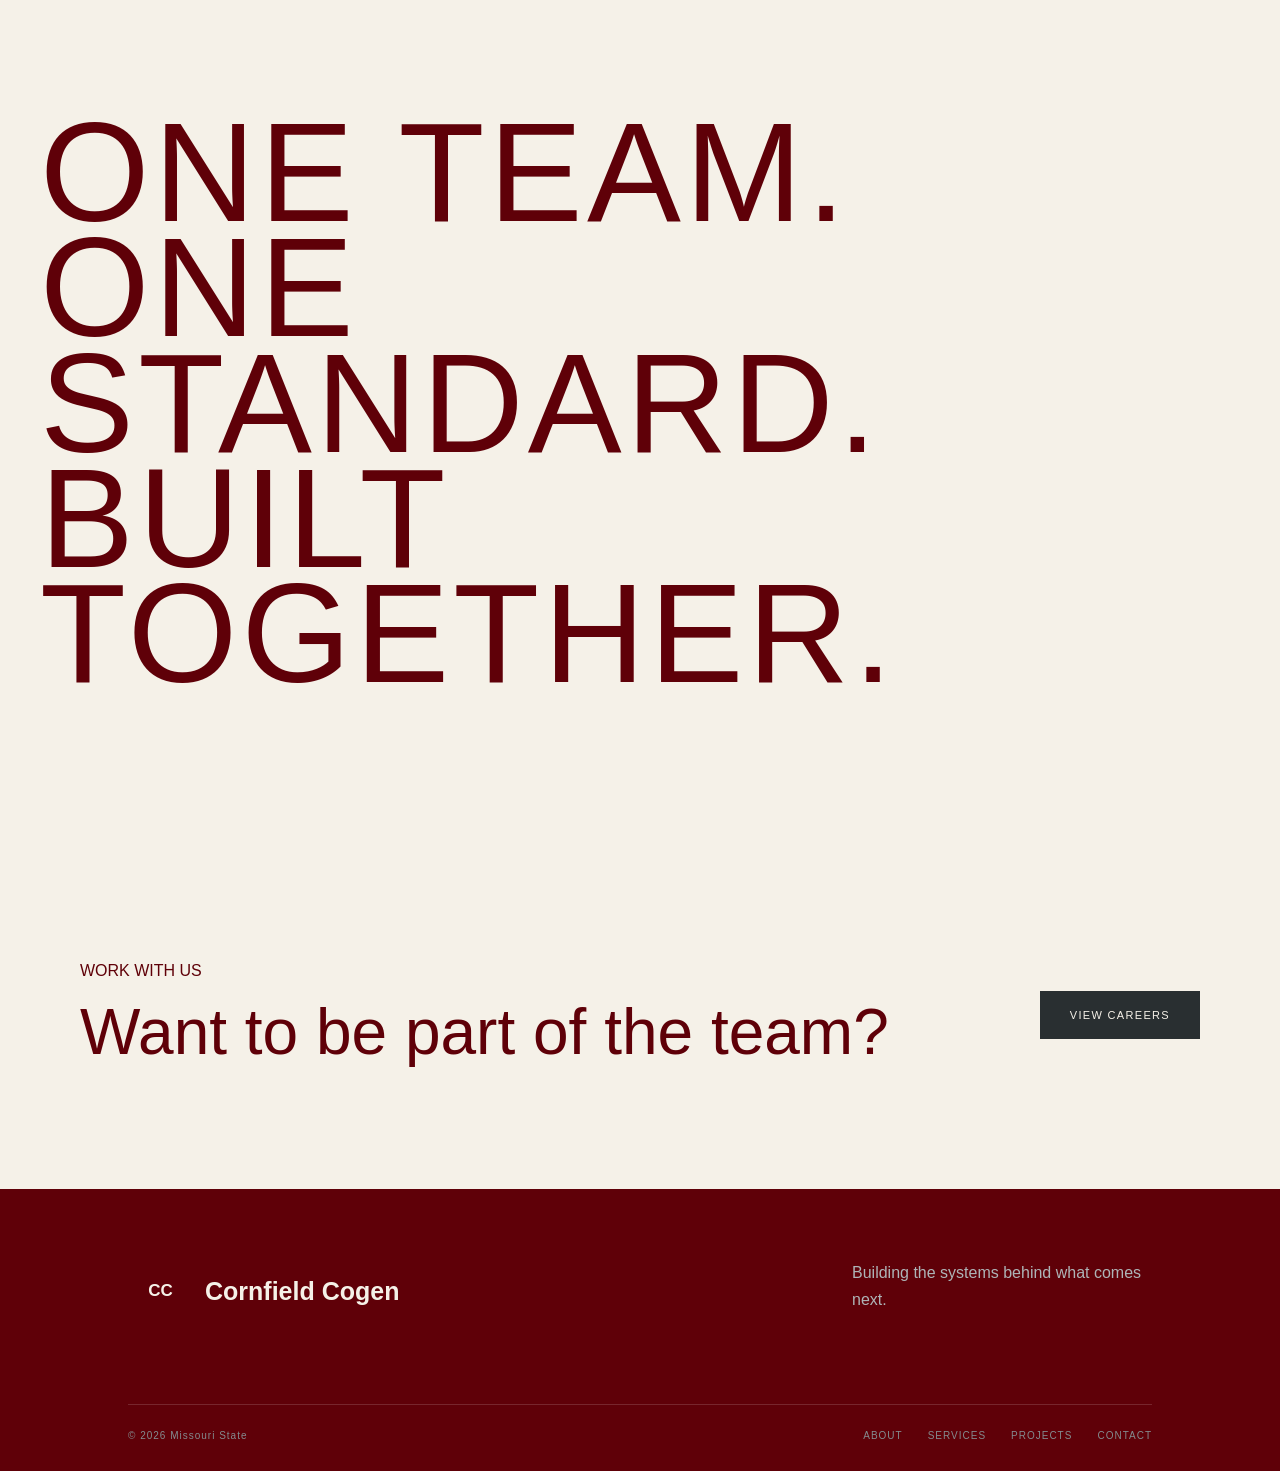
<file: team.html>
<!DOCTYPE html>
<html lang="en">
<head>
    <meta charset="UTF-8">
    <meta name="viewport" content="width=device-width, initial-scale=1.0">
    <title>Meet the Team | Cornfield Cogen</title>
    <link rel="icon" type="image/x-icon" href="images/3dB.png">
    <link rel="stylesheet" href="css/style.css">
</head>

<body>

    <header class="site-header">

        <div class="logo-area">
            <a href="index.html" class="logo">
                <span class="logo-symbol">
                    <img src="images/logo.png" alt="Cornfield Cogen Logo">
                </span>
                <span>Cornfield Cogen</span>
            </a>
        </div>
    <nav class="main-nav">

        <div class="nav-dropdown">
            <a href="about.html">ABOUT</a>

            <div class="dropdown-menu">
                <a href="about.html">Our Story</a>
                <a href="team.html">Meet the Team</a>
                <a href="culture.html">Culture & Values</a>
                <a href="awards.html">Awards</a>
            </div>
        </div>

        <a href="safety.html">SAFETY</a>

        <div class="nav-dropdown">
            <a href="services.html">SERVICES</a>

            <div class="dropdown-menu">
                <a href="services.html">All Services</a>
                <a href="services.html#mechanical">Mechanical</a>
                <a href="services.html#electrical">Electrical</a>
                <a href="services.html#plumbing">Plumbing</a>
                <a href="services.html#automation">Automation</a>
            </div>
        </div>

        <a href="projects.html">PROJECTS</a>

        <a href="careers.html">WORK WITH US</a>

        <a href="contact.html">CONTACT</a>

    </nav>

        <button class="menu-button" id="menuButton">
            ☰
        </button>

    </header>


    <!-- MOBILE NAVIGATION -->
    <div class="mobile-menu" id="mobileMenu">

        <a href="about.html">ABOUT</a>
        <a href="services.html">SERVICES</a>
        <a href="projects.html">PROJECTS</a>
        <a href="careers.html">CAREERS</a>
        <a href="contact.html">CONTACT</a>

    </div>

<main>

    <section class="inner-hero team-hero">
        <div class="inner-hero-content">
            <p>OUR PEOPLE</p>
            <h1>Meet The Team</h1>
        </div>
    </section>


    <section class="team-intro">
        <div>
            <p class="section-label">THE PEOPLE BEHIND THE WORK</p>
            <h2>Great work starts with great people.</h2>
        </div>

        <div>
            <p>
                At Cornfield Cogen, our people are at the center of everything we do.
                From the field to the office, our team brings experience, knowledge,
                and a commitment to doing the job right.
            </p>

            <p>
                We believe the strongest projects come from people who work together,
                communicate clearly, and take pride in what they build.
            </p>
        </div>
    </section>


    <section class="team-grid-section">

        <div class="team-grid">

            <article class="team-member">
                <div class="team-photo">
                    <img src="images/team-1.jpg" alt="President and CEO">
                </div>

                <div class="team-info">
                    <p>LEADERSHIP</p>
                    <h3>Alex Morgan</h3>
                    <span>President & CEO</span>
                </div>
            </article>


            <article class="team-member">
                <div class="team-photo">
                    <img src="images/team-2.jpg" alt="Vice President of Operations">
                </div>

                <div class="team-info">
                    <p>OPERATIONS</p>
                    <h3>Jordan Williams</h3>
                    <span>Vice President of Operations</span>
                </div>
            </article>


            <article class="team-member">
                <div class="team-photo">
                    <img src="images/team-3.jpg" alt="Director of Construction">
                </div>

                <div class="team-info">
                    <p>CONSTRUCTION</p>
                    <h3>Michael Carter</h3>
                    <span>Director of Construction</span>
                </div>
            </article>


            <article class="team-member">
                <div class="team-photo">
                    <img src="images/team-4.jpg" alt="Director of Engineering">
                </div>

                <div class="team-info">
                    <p>ENGINEERING</p>
                    <h3>Sarah Bennett</h3>
                    <span>Director of Engineering</span>
                </div>
            </article>

        </div>

    </section>


    <section class="large-statement">
        <p>ONE TEAM.</p>
        <p>ONE STANDARD.</p>
        <p>BUILT TOGETHER.</p>
    </section>


    <section class="page-cta">
        <div>
            <p class="section-label">WORK WITH US</p>
            <h2>Want to be part of the team?</h2>
        </div>

        <a href="careers.html" class="button">VIEW CAREERS</a>
    </section>

</main>


<footer>

        <div class="footer-top">

            <div class="footer-logo">
                <span class="logo-symbol">CC</span>
                Cornfield Cogen
            </div>

            <p>
                Building the systems behind
                what comes next.
            </p>

        </div>

        <div class="footer-bottom">

            <span>
                © 2026 Missouri State
            </span>

            <div>
                <a href="about.html">ABOUT</a>
                <a href="services.html">SERVICES</a>
                <a href="projects.html">PROJECTS</a>
                <a href="contact.html">CONTACT</a>
            </div>

        </div>

    </footer>

<script src="js/script.js"></script>

</body>
</html>
</file>
<file: css/style.css>
/* =========================================
   RESET
========================================= */

* {
    margin: 0;
    padding: 0;
    box-sizing: border-box;
}

html {
    scroll-behavior: smooth;
}

body {
    font-family: Arial, Helvetica, sans-serif;
    color: #5f0008;
    background: #F5F1E8;
}

a {
    text-decoration: none;
    color: inherit;
}

img {
    width: 100%;
    display: block;
}


/* =========================================
   HEADER
========================================= */

.site-header {
    height: 100px;
    display: flex;
    position: fixed;
    top: 0;
    left: 0;
    width: 100%;
    z-index: 1000;

    border-top: 4px solid #65694f;
}


/* LEFT LOGO */

.logo-area {
    width: 34%;
    background: #F5F1E8;

    display: flex;
    align-items: center;
    justify-content: center;
}

.logo {
    display: flex;
    align-items: center;
    gap: 12px;

    font-family: "Helvetica Neue", Helvetica, Arial, sans-serif;
    font-size: 29px;
    font-weight: 800;
    letter-spacing: -1px;
    color: #5f0008;
}


/* Logo symbol */

.logo-symbol {
    width: 65px;
    height: 65px;


    display: flex;
    align-items: center;
    justify-content: center;

    font-size: 17px;
    font-weight: bold;
}


/* f*/

.main-nav {
    width: 66%;
    background: #5f0008;

    display: flex;
    align-items: center;
    justify-content: center;
    gap: 42px;
}

.main-nav a {
    color: white;

    font-size: 14px;
    font-weight: 700;

    transition: opacity 0.3s ease;
}

.main-nav a:hover {
    opacity: 0.55;
}

.main-nav span {
    margin-left: 5px;
}


/* MOBILE MENU BUTTON */

.menu-button {
    display: none;

    border: none;
    background: #5f0008;
    color: white;

    font-size: 25px;

    cursor: pointer;
}


/* =========================================
   MOBILE MENU
========================================= */

.mobile-menu {
    display: none;

    position: fixed;

    top: 100px;
    left: 0;

    width: 100%;

    background: #5f0008;

    z-index: 999;

    flex-direction: column;
}

.mobile-menu a {
    color: white;

    padding: 20px 30px;

    border-bottom: 1px solid rgba(95,0,8);

    font-size: 14px;
    font-weight: bold;
}

.mobile-menu.open {
    display: flex;
}


/* =========================================
   HERO
========================================= */

.hero {
    height: 100vh;
    min-height: 700px;

    position: relative;

    display: flex;
    align-items: center;

    overflow: hidden;
}


/* Background image */

.hero-background {
    position: absolute;
    inset: 0;

    background-image:
        linear-gradient(
            90deg,
            rgba(225,230,232,0.72),
            rgba(95,0,8)
        ),
        url("../images/hero.jpg");

    background-size: cover;
    background-position: center;

    transform: scale(1.02);

    z-index: 0;
}


/* HERO CONTENT */

.hero-content {
    position: relative;
    z-index: 2;

    margin-left: 18%;

    max-width: 850px;

    animation: heroFade 1.2s ease;
}

.hero-content h1 {
    font-size: clamp(48px, 5vw, 82px);

    font-weight: 300;

    line-height: 1.05;

    letter-spacing: -3px;

    color: #303942;

    margin-bottom: 30px;
}

.hero-content p {
    max-width: 470px;

    font-size: 18px;

    line-height: 1.7;

    margin-bottom: 35px;

    color: #5f0008;
}


/* BUTTON */

.hero-button {
    display: inline-block;

    padding: 17px 27px;

    background: #5f0008;

    color: white;

    font-size: 12px;

    font-weight: bold;

    letter-spacing: 1px;

    transition:
        background 0.3s ease,
        transform 0.3s ease;
}

.hero-button:hover {
    background: #596050;

    transform: translateY(-3px);
}


/* SCROLL */

.scroll-indicator {
    position: absolute;

    bottom: 35px;
    left: 50%;

    transform: translateX(-50%);

    display: flex;
    align-items: center;

    gap: 12px;

    font-size: 10px;
    font-weight: bold;
    letter-spacing: 2px;

    color: #303942;

    z-index: 3;
}

.scroll-indicator span {
    width: 35px;
    height: 1px;

    background: #303942;
}


/* =========================================
   INTRO
========================================= */

.section {
    padding: 140px 12%;
}

.intro {
    display: grid;

    grid-template-columns: 25% 75%;

    background: #F5F1E8;
}

.intro-small {
    font-size: 11px;

    font-weight: bold;

    letter-spacing: 2px;

    color: #7a7d6b;
}

.intro-content {
    max-width: 850px;
}

.intro-content h2 {
    font-size: clamp(40px, 5vw, 70px);

    font-weight: 300;

    line-height: 1.1;

    letter-spacing: -2px;

    margin-bottom: 35px;
}

.intro-content h2 em {
    font-style: normal;

    color: #6d725c;
}

.intro-content p {
    max-width: 650px;

    font-size: 18px;

    line-height: 1.8;

    color: #6d7377;

    margin-bottom: 35px;
}


/* TEXT LINK */

.text-link {
    display: inline-flex;

    align-items: center;

    gap: 15px;

    font-size: 12px;

    font-weight: bold;

    letter-spacing: 1.5px;

    color: #5f0008;

    border-bottom: 1px solid #303942;

    padding-bottom: 7px;
}

.text-link span {
    transition: transform 0.3s ease;
}

.text-link:hover span {
    transform: translateX(6px);
}


/* =========================================
   SERVICES
========================================= */

.services-section {
    background: #30383e;

    color: #F5F1E8;

    padding: 130px 10%;
}

.section-heading {
    display: flex;

    justify-content: space-between;

    align-items: flex-end;

    margin-bottom: 70px;
}

.section-heading span {
    font-size: 11px;

    letter-spacing: 2px;

    color: #a6aa98;
}

.section-heading h2 {
    font-size: clamp(45px, 5vw, 70px);

    line-height: 1.05;

    font-weight: 300;

    letter-spacing: -2px;
}


/* SERVICE GRID */

.services-grid {
    display: grid;

    grid-template-columns: repeat(2, 1fr);

    border-top: 1px solid rgba(255,255,255,0.2);
}

.service-card {
    position: relative;

    padding: 55px 40px;

    min-height: 300px;

    border-bottom: 1px solid rgba(255,255,255,0.2);

    transition: background 0.4s ease;
}

.service-card:nth-child(odd) {
    border-right: 1px solid rgba(255,255,255,0.2);
}

.service-card:hover {
    background: rgba(255,255,255,0.05);
}

.service-number {
    font-size: 12px;

    color: #9da18e;

    margin-bottom: 55px;
}

.service-card h3 {
    font-size: 38px;

    font-weight: 300;

    margin-bottom: 20px;
}

.service-card p {
    max-width: 430px;

    color: #b7bdc0;

    line-height: 1.7;

    font-size: 15px;
}

.service-arrow {
    position: absolute;

    right: 40px;
    top: 45px;

    font-size: 24px;

    transition: transform 0.3s ease;
}

.service-card:hover .service-arrow {
    transform: translate(5px, -5px);
}


/* =========================================
   STATS
========================================= */

.stats-section {
    display: grid;

    grid-template-columns: repeat(4, 1fr);

    padding: 90px 10%;

    background: #F5F1E8;

    gap: 40px;
}

.stat {
    text-align: center;
}

.stat strong {
    display: block;

    font-size: 65px;

    font-weight: 300;

    color: #5f0008;

    margin-bottom: 12px;
}

.stat span {
    font-size: 10px;

    font-weight: bold;

    letter-spacing: 1.5px;

    color: #777c80;
}


/* =========================================
   PROJECTS
========================================= */

.projects-section {
    padding: 140px 8%;
}

.projects-heading {
    display: flex;

    align-items: flex-end;

    justify-content: space-between;

    margin-bottom: 65px;
}

.projects-heading > div > span {
    font-size: 11px;

    font-weight: bold;

    letter-spacing: 2px;

    color: #7a7f83;
}

.projects-heading h2 {
    font-size: clamp(45px, 5vw, 70px);

    font-weight: 300;

    line-height: 1.05;

    letter-spacing: -2px;

    margin-top: 18px;
}


/* PROJECT GRID */

.projects-grid {
    display: grid;

    grid-template-columns: repeat(2, 1fr);

    gap: 25px;
}

.project-card {
    height: 480px;

    position: relative;

    overflow: hidden;

    display: block;
}

.project-card.large {
    grid-row: span 2;

    height: 985px;
}

.project-card img {
    height: 100%;

    object-fit: cover;

    transition: transform 0.7s ease;
}

.project-card::after {
    content: "";

    position: absolute;

    inset: 0;

    background:
        linear-gradient(
            transparent 45%,
            rgba(0,0,0,0.75)
        );
}

.project-card:hover img {
    transform: scale(1.06);
}


/* PROJECT TEXT */

.project-overlay {
    position: absolute;

    bottom: 35px;
    left: 35px;

    z-index: 2;

    color: white;
}

.project-overlay span {
    font-size: 10px;

    letter-spacing: 2px;

    font-weight: bold;

    color: #d1d4c7;
}

.project-overlay h3 {
    font-size: 30px;

    font-weight: 300;

    margin-top: 10px;
}


/* =========================================
   CTA
========================================= */

.cta-section {
    background: #6b705d;

    color: #F5F1E8;

    padding: 120px 12%;

    display: flex;

    align-items: center;

    justify-content: space-between;
}

.cta-section span {
    font-size: 11px;

    font-weight: bold;

    letter-spacing: 2px;

    color: #d0d3c8;
}

.cta-section h2 {
    font-size: clamp(50px, 6vw, 85px);

    font-weight: 300;

    line-height: 1;

    letter-spacing: -3px;

    margin-top: 20px;
}

.cta-button {
    border: 1px solid white;

    padding: 20px 30px;

    font-size: 11px;

    font-weight: bold;

    letter-spacing: 1.5px;

    transition: all 0.3s ease;
}

.cta-button:hover {
    background: #F5F1E8;

    color: #6b705d;
}


/* =========================================
   FOOTER
========================================= */

footer {
    background: #5f0008;

    color: #F5F1E8;

    padding: 70px 10% 30px;
}

.footer-top {
    display: flex;

    justify-content: space-between;

    align-items: flex-start;

    padding-bottom: 80px;

    border-bottom: 1px solid rgba(255,255,255,0.15);
}

.footer-logo {
    display: flex;

    align-items: center;

    gap: 12px;

    font-size: 25px;

    font-weight: bold;
}

.footer-top p {
    max-width: 300px;

    color: #aeb4b7;

    line-height: 1.7;
}

.footer-bottom {
    display: flex;

    justify-content: space-between;

    padding-top: 25px;

    color: #838a8e;

    font-size: 10px;

    letter-spacing: 1px;
}

.footer-bottom div {
    display: flex;

    gap: 25px;
}

.footer-bottom a:hover {
    color: white;
}


/* =========================================
   ANIMATIONS
========================================= */

@keyframes heroFade {

    from {
        opacity: 0;
        transform: translateY(30px);
    }

    to {
        opacity: 1;
        transform: translateY(0);
    }

}


/* =========================================
   MOBILE
========================================= */

@media (max-width: 900px) {

    .site-header {
        height: 80px;
    }

    .logo-area {
        width: 75%;
        justify-content: flex-start;
        padding-left: 25px;
    }

    .main-nav {
        display: none;
    }

    .menu-button {
        width: 25%;
        display: block;
    }

    .mobile-menu {
        top: 80px;
    }


    /* HERO */

    .hero {
        min-height: 650px;
    }

    .hero-content {
        margin-left: 8%;

        margin-right: 8%;
    }

    .hero-content h1 {
        font-size: 48px;

        letter-spacing: -2px;
    }

    .hero-content p {
        font-size: 16px;
    }


    /* INTRO */

    .section {
        padding: 90px 8%;
    }

    .intro {
        display: block;
    }

    .intro-small {
        margin-bottom: 35px;
    }


    /* SERVICES */

    .services-section {
        padding: 90px 8%;
    }

    .section-heading {
        display: block;
    }

    .section-heading span {
        display: block;

        margin-bottom: 25px;
    }

    .services-grid {
        grid-template-columns: 1fr;
    }

    .service-card:nth-child(odd) {
        border-right: none;
    }


    /* STATS */

    .stats-section {
        grid-template-columns: repeat(2, 1fr);

        padding: 70px 8%;
    }

    .stat strong {
        font-size: 48px;
    }


    /* PROJECTS */

    .projects-section {
        padding: 90px 8%;
    }

    .projects-heading {
        display: block;
    }

    .projects-heading .text-link {
        margin-top: 30px;
    }

    .projects-grid {
        grid-template-columns: 1fr;
    }

    .project-card,
    .project-card.large {
        height: 500px;

        grid-row: auto;
    }


    /* CTA */

    .cta-section {
        padding: 90px 8%;

        display: block;
    }

    .cta-button {
        display: inline-block;

        margin-top: 40px;
    }


    /* FOOTER */

    .footer-top {
        display: block;
    }

    .footer-top p {
        margin-top: 30px;
    }

    .footer-bottom {
        display: block;
    }

    .footer-bottom div {
        margin-top: 25px;

        flex-wrap: wrap;
    }

}


@media (max-width: 500px) {

    .logo {
        font-size: 22px;
    }

    .logo-symbol {
        width: 30px;
        height: 30px;

        border-width: 5px;
    }

    .hero-content h1 {
        font-size: 42px;
    }

    .stats-section {
        grid-template-columns: 1fr;
    }

}

/* =========================================
   INNER PAGE HEROES
========================================= */

.inner-hero {
    min-height: 620px;

    margin-top: 100px;

    background:
        linear-gradient(
            90deg,
            rgba(40,48,54,0.88),
            rgba(40,48,54,0.35)
        ),
        url("../images/about.jpg");

    background-size: cover;
    background-position: center;

    display: flex;
    align-items: center;

    color: #F5F1E8;
}

.services-hero {
    background:
        linear-gradient(
            90deg,
            rgba(40,48,54,0.88),
            rgba(40,48,54,0.35)
        ),
        url("../images/hero.jpg");

    background-size: cover;
    background-position: center;
}

.projects-hero {
    background:
        linear-gradient(
            90deg,
            rgba(40,48,54,0.88),
            rgba(40,48,54,0.30)
        ),
        url("../images/project-1.jpg");

    background-size: cover;
    background-position: center;
}

.careers-hero {
    background:
        linear-gradient(
            90deg,
            rgba(40,48,54,0.88),
            rgba(40,48,54,0.35)
        ),
        url("../images/project-2.jpg");

    background-size: cover;
    background-position: center;
}

.contact-hero {
    background:
        linear-gradient(
            90deg,
            rgba(40,48,54,0.90),
            rgba(40,48,54,0.40)
        ),
        url("../images/project-3.jpg");

    background-size: cover;
    background-position: center;
}


.inner-hero-content {
    max-width: 900px;

    margin-left: 12%;
    margin-right: 10%;
}

.inner-hero-content > span {
    display: block;

    font-size: 11px;

    font-weight: bold;

    letter-spacing: 2px;

    color: #c2c6b8;

    margin-bottom: 30px;
}

.inner-hero-content h1 {
    font-size: clamp(55px, 7vw, 100px);

    font-weight: 300;

    line-height: 0.98;

    letter-spacing: -4px;

    margin-bottom: 35px;
}

.inner-hero-content h1 em {
    font-style: normal;

    color: #b6bba8;
}

.inner-hero-content p {
    max-width: 550px;

    font-size: 18px;

    line-height: 1.7;

    color: #e0e3e2;
}


/* =========================================
   ABOUT PAGE
========================================= */

.about-story {
    display: grid;

    grid-template-columns: 25% 75%;

    padding: 140px 12%;

    background: white;
}

.about-label {
    font-size: 11px;

    font-weight: bold;

    letter-spacing: 2px;

    color: #777d82;
}

.about-story-content {
    max-width: 850px;
}

.about-story-content h2 {
    font-size: clamp(45px, 5vw, 72px);

    font-weight: 300;

    line-height: 1.05;

    letter-spacing: -3px;

    margin-bottom: 40px;
}

.about-story-content p {
    max-width: 700px;

    font-size: 18px;

    line-height: 1.8;

    color: #697176;

    margin-bottom: 25px;
}


/* VALUES */

.values-section {
    background: #30383e;

    color: #F5F1E8;

    padding: 130px 10%;
}

.values-grid {
    display: grid;

    grid-template-columns: repeat(2, 1fr);

    margin-top: 70px;
}

.value-card {
    padding: 45px;

    border-top: 1px solid rgba(255,255,255,0.2);
}

.value-card:nth-child(odd) {
    border-right: 1px solid rgba(255,255,255,0.2);
}

.value-card > span {
    font-size: 12px;

    color: #a5aa99;
}

.value-card h3 {
    font-size: 34px;

    font-weight: 300;

    margin: 45px 0 18px;
}

.value-card p {
    max-width: 420px;

    color: #b7bdc0;

    line-height: 1.7;
}


/* ABOUT STATS */

.about-stats {
    display: grid;

    grid-template-columns: repeat(4, 1fr);

    padding: 90px 10%;

    background: #F5F1E8;
}

.about-stats div {
    text-align: center;
}

.about-stats strong {
    display: block;

    font-size: 65px;

    font-weight: 300;

    margin-bottom: 10px;
}

.about-stats span {
    font-size: 10px;

    font-weight: bold;

    letter-spacing: 1.5px;

    color: #777d82;
}


/* =========================================
   SERVICES PAGE
========================================= */

.services-intro {
    padding: 130px 12%;

    max-width: 1100px;
}

.services-intro > span,
.projects-intro > span,
.career-intro > span,
.contact-information > span {
    font-size: 11px;

    font-weight: bold;

    letter-spacing: 2px;

    color: #7b817f;
}

.services-intro h2,
.projects-intro h2,
.career-intro h2,
.contact-information h2 {
    font-size: clamp(45px, 5vw, 75px);

    font-weight: 300;

    line-height: 1.05;

    letter-spacing: -3px;

    margin: 25px 0;
}

.services-intro p,
.career-intro p,
.contact-information > p {
    max-width: 650px;

    font-size: 18px;

    line-height: 1.8;

    color: #6c7377;
}


/* SERVICE DETAILS */

.service-list {
    background: #F5F1E8;
}

.service-detail {
    display: grid;

    grid-template-columns: 20% 80%;

    padding: 80px 12%;

    border-top: 1px solid #d4d7d2;
}

.service-detail-number {
    font-size: 13px;

    color: #747a70;
}

.service-detail h2 {
    font-size: 55px;

    font-weight: 300;

    letter-spacing: -2px;

    margin-bottom: 20px;
}

.service-detail p {
    max-width: 650px;

    color: #687075;

    font-size: 17px;

    line-height: 1.7;

    margin-bottom: 30px;
}

.service-detail ul {
    display: flex;

    flex-wrap: wrap;

    gap: 12px;

    list-style: none;
}

.service-detail li {
    padding: 10px 15px;

    background: #F5F1E8;

    font-size: 11px;

    letter-spacing: 1px;

    font-weight: bold;
}


/* =========================================
   PROJECTS PAGE
========================================= */

.projects-intro {
    padding: 130px 12% 80px;
}

.all-projects {
    padding: 0 8% 130px;
}

.project-large {
    display: grid;

    grid-template-columns: 55% 45%;

    margin-bottom: 100px;

    background: #F5F1E8;
}

.project-large.reverse {
    grid-template-columns: 45% 55%;
}

.project-large.reverse .project-image {
    order: 2;
}

.project-large.reverse .project-info {
    order: 1;
}

.project-image {
    height: 600px;

    overflow: hidden;
}

.project-image img {
    height: 100%;

    object-fit: cover;

    transition: transform 0.6s ease;
}

.project-large:hover .project-image img {
    transform: scale(1.04);
}

.project-info {
    padding: 70px;

    display: flex;

    justify-content: center;

    flex-direction: column;
}

.project-info > span {
    font-size: 10px;

    font-weight: bold;

    letter-spacing: 2px;

    color: #777d82;
}

.project-info h2 {
    font-size: 45px;

    font-weight: 300;

    line-height: 1.05;

    letter-spacing: -2px;

    margin: 20px 0;
}

.project-info p {
    color: #687075;

    line-height: 1.7;

    margin-bottom: 30px;

    max-width: 450px;
}


/* =========================================
   CAREERS PAGE
========================================= */

.career-intro {
    padding: 130px 12%;

    max-width: 1100px;
}

.benefits-section {
    display: grid;

    grid-template-columns: repeat(3, 1fr);

    background: #30383e;

    color: #F5F1E8;

    padding: 100px 10%;
}

.benefit {
    padding: 35px;

    border-right: 1px solid rgba(255,255,255,0.2);
}

.benefit:last-child {
    border-right: none;
}

.benefit > span {
    color: #a5aa99;

    font-size: 12px;
}

.benefit h3 {
    font-size: 32px;

    font-weight: 300;

    margin: 45px 0 20px;
}

.benefit p {
    color: #b7bdc0;

    line-height: 1.7;
}


/* JOBS */

.jobs-section {
    padding: 130px 12%;
}





.jobs-heading {
    position: relative;
}

.jobs-heading h2 {
    max-width: 65%;
}

.find-job-picture {
    position: absolute;
    right: 10%;
    top: 50%;
    transform: translateY(-50%);
    width: 25%;
    max-width: 350px;
}

.find-job-picture img {
    width: 100%;
    height: auto;
    display: block;
}

@media (max-width: 700px) {
    .jobs-heading h2 {
        max-width: 65%;
    }

    .find-job-picture {
        width: 22%;
        max-width: 120px;
    }
}


.jobs-heading > span {
    font-size: 11px;

    font-weight: bold;

    letter-spacing: 2px;

    color: #777d82;
}

.jobs-heading h2 {
    font-size: clamp(45px, 5vw, 70px);

    font-weight: 300;

    line-height: 1;

    letter-spacing: -3px;

    margin: 25px 0 70px;
}

.job {
    display: flex;

    justify-content: space-between;

    align-items: center;

    padding: 35px 0;

    border-top: 1px solid #d5d8d5;

    cursor: pointer;

    transition: padding 0.3s ease;
}

.job:last-child {
    border-bottom: 1px solid #d5d8d5;
}

.job:hover {
    padding-left: 15px;
}

.job > div > span {
    font-size: 10px;

    font-weight: bold;

    letter-spacing: 2px;

    color: #777d82;
}

.job h3 {
    font-size: 27px;

    font-weight: 300;

    margin-top: 10px;
}

.job-arrow {
    font-size: 25px;

    transition: transform 0.3s ease;
}

.job:hover .job-arrow {
    transform: translateX(8px);
}


/* =========================================
   CONTACT PAGE
========================================= */

.contact-section {
    display: grid;

    grid-template-columns: 45% 55%;

    padding: 130px 10%;

    gap: 80px;
}

.contact-information h2 {
    max-width: 600px;
}

.contact-details {
    margin-top: 60px;
}

.contact-details div {
    margin-bottom: 30px;
}

.contact-details span {
    display: block;

    font-size: 10px;

    font-weight: bold;

    letter-spacing: 2px;

    color: #777d82;

    margin-bottom: 8px;
}

.contact-details p {
    font-size: 17px;

    line-height: 1.6;
}


/* FORM */

.contact-form {
    background: #F5F1E8;

    padding: 55px;
}

.form-row {
    display: grid;

    grid-template-columns: 1fr 1fr;

    gap: 20px;
}

.form-group {
    margin-bottom: 25px;
}

.form-group label {
    display: block;

    font-size: 10px;

    font-weight: bold;

    letter-spacing: 1.5px;

    color: #5e6569;

    margin-bottom: 10px;
}

.form-group input,
.form-group select,
.form-group textarea {
    width: 100%;

    border: none;

    border-bottom: 1px solid #aeb3b0;

    background: transparent;

    padding: 13px 0;

    font-size: 16px;

    color: #303942;

    outline: none;

    font-family: inherit;
}

.form-group input:focus,
.form-group select:focus,
.form-group textarea:focus {
    border-bottom-color: #303942;
}

.form-group textarea {
    resize: vertical;
}

.form-button {
    border: none;

    background: #30383e;

    color: #F5F1E8;

    padding: 18px 28px;

    font-size: 11px;

    font-weight: bold;

    letter-spacing: 1.5px;

    cursor: pointer;

    transition: background 0.3s ease;
}

.form-button:hover {
    background: #686e5c;
}

.form-message {
    margin-top: 20px;

    font-size: 14px;

    color: #596050;
}


/* =========================================
   INNER PAGE MOBILE
========================================= */

@media (max-width: 900px) {

    .inner-hero {
        margin-top: 80px;

        min-height: 600px;
    }

    .inner-hero-content {
        margin-left: 8%;
        margin-right: 8%;
    }

    .inner-hero-content h1 {
        font-size: 55px;

        letter-spacing: -2px;
    }


    /* ABOUT */

    .about-story {
        display: block;

        padding: 90px 8%;
    }

    .about-label {
        margin-bottom: 35px;
    }

    .values-section {
        padding: 90px 8%;
    }

    .values-grid {
        grid-template-columns: 1fr;
    }

    .value-card:nth-child(odd) {
        border-right: none;
    }

    .about-stats {
        grid-template-columns: repeat(2, 1fr);

        padding: 70px 8%;

        gap: 50px 20px;
    }


    /* SERVICES */

    .services-intro,
    .career-intro {
        padding: 90px 8%;
    }

    .service-detail {
        grid-template-columns: 1fr;

        padding: 60px 8%;
    }

    .service-detail-number {
        margin-bottom: 30px;
    }


    /* PROJECTS */

    .projects-intro {
        padding: 90px 8% 60px;
    }

    .all-projects {
        padding: 0 8% 80px;
    }

    .project-large,
    .project-large.reverse {
        display: block;
    }

    .project-large.reverse .project-image,
    .project-large.reverse .project-info {
        order: initial;
    }

    .project-image {
        height: 400px;
    }

    .project-info {
        padding: 45px 30px;
    }


    /* CAREERS */

    .benefits-section {
        grid-template-columns: 1fr;

        padding: 70px 8%;
    }

    .benefit {
        border-right: none;

        border-bottom: 1px solid rgba(255,255,255,0.2);

        padding: 40px 0;
    }

    .benefit:last-child {
        border-bottom: none;
    }

    .jobs-section {
        padding: 90px 8%;
    }


    /* CONTACT */

    .contact-section {
        grid-template-columns: 1fr;

        padding: 90px 8%;

        gap: 60px;
    }

    .contact-form {
        padding: 35px 25px;
    }

}


@media (max-width: 500px) {

    .inner-hero-content h1 {
        font-size: 45px;
    }

    .about-stats {
        grid-template-columns: 1fr;
    }

    .form-row {
        grid-template-columns: 1fr;
    }

}

/* =========================================
   NEW ABOUT / SAFETY / CAREERS PAGES
========================================= */


/* ---------- NAV DROPDOWNS ---------- */


.nav-dropdown {
    position: relative;
}

.nav-dropdown > a span {
    font-size: 12px;
    margin-left: 5px;
}

.dropdown-menu {
    position: absolute;
    top: 100%;
    left: 0;
    min-width: 170px;
    background: #263238;
    padding: 15px 0;

    opacity: 0;
    visibility: hidden;
    transform: translateY(10px);

    transition: 0.25s ease;
    z-index: 1000;
}

.nav-dropdown:hover .dropdown-menu {
    opacity: 1;
    visibility: visible;
    transform: translateY(0);
}

.dropdown-menu a {
    display: block;
    padding: 12px 22px;
    color: white;
    font-size: 12px;
    letter-spacing: 0.08em;
}

.dropdown-menu a:hover {
    background: rgba(255,255,255,0.08);
}


/* ---------- HERO IMAGES ---------- */

.team-hero {
    background-image: linear-gradient(
            90deg,
            rgba(40,48,54,0.88),
            rgba(40,48,54,0.30)
    ),
    url("../images/team-1.jpg");
}

.culture-hero {
    background-image: linear-gradient(
            90deg,
            rgba(40,48,54,0.88),
            rgba(40,48,54,0.30)
    ),
    url("../images/culture.jpg");
}

.awards-hero {
    background-image: linear-gradient(
            90deg,
            rgba(40,48,54,0.88),
            rgba(40,48,54,0.30)
    ),
    url("../images/awards.jpg");
}

.safety-hero {
    background-image: linear-gradient(
            90deg,
            rgba(40,48,54,0.88),
            rgba(40,48,54,0.30)
    ),
    url("../images/safety.jpg");
}


/* ---------- TEAM ---------- */

.team-intro,
.culture-intro,
.safety-intro,
.awards-intro {
    max-width: 1200px;
    margin: auto;
    padding: 130px 40px;

    display: grid;
    grid-template-columns: 1fr 1fr;
    gap: 100px;
}

.team-intro h2,
.culture-intro h2,
.safety-intro h2 {
    font-size: clamp(2.5rem, 5vw, 5rem);
    font-weight: 400;
    line-height: 1;
    margin: 0;
}

.team-intro p:not(.section-label),
.culture-intro p:not(.section-label),
.safety-intro p:not(.section-label) {
    font-size: 18px;
    line-height: 1.8;
    margin-bottom: 25px;
}


.team-grid-section {
    background: #F5F1E8;
    padding: 100px 40px;
}

.team-grid {
    max-width: 1200px;
    margin: auto;

    display: grid;
    grid-template-columns: repeat(2, 1fr);
    gap: 70px 35px;
}

.team-photo {
    aspect-ratio: 4 / 5;
    overflow: hidden;
}

.team-photo img {
    width: 100%;
    height: 100%;
    object-fit: cover;
    transition: transform 0.6s ease;
}

.team-member:hover .team-photo img {
    transform: scale(1.04);
}

.team-info {
    padding-top: 25px;
}

.team-info p {
    font-size: 11px;
    letter-spacing: 0.15em;
    margin: 0 0 10px;
}

.team-info h3 {
    font-size: 30px;
    font-weight: 400;
    margin: 0 0 8px;
}

.team-info span {
    font-size: 15px;
    color: #777;
}


/* ---------- LARGE STATEMENT ---------- */

.large-statement {
    padding: 150px 40px;
    background: #F5F1E8;
}

.large-statement p {
    margin: 0;
    font-size: clamp(4rem, 11vw, 12rem);
    line-height: 0.82;
    font-weight: 400;
    letter-spacing: 0.03em;
}


/* ---------- VALUES ---------- */

.values-section {
    background: #292f31;
    color: #F5F1E8;
    padding: 50px 40px;
}

.value-item {
    max-width: 1200px;
    margin: auto;
    padding: 70px 0;

    display: grid;
    grid-template-columns: 100px 1fr;
    gap: 40px;

    border-bottom: 1px solid rgba(255,255,255,0.2);
}

.value-item:last-child {
    border-bottom: none;
}

.value-item > span {
    font-size: 13px;
    letter-spacing: 0.1em;
}

.value-item h2 {
    font-size: clamp(2.5rem, 5vw, 5rem);
    font-weight: 400;
    margin: 0 0 20px;
}

.value-item p {
    max-width: 650px;
    font-size: 17px;
    line-height: 1.7;
    color: #c5c7c5;
}


/* ---------- CULTURE IMAGE ---------- */

.culture-image-section,
.safety-image {
    width: 100%;
    height: 70vh;
    overflow: hidden;
}

.culture-image-section img,
.safety-image img {
    width: 100%;
    height: 100%;
    object-fit: cover;
}


/* ---------- AWARDS ---------- */

.awards-intro {
    display: block;
    max-width: 1000px;
}

.awards-intro h2 {
    max-width: 850px;
    font-size: clamp(3rem, 6vw, 6rem);
    font-weight: 400;
    line-height: 1;
    margin: 20px 0 40px;
}

.awards-intro > p:last-child {
    max-width: 650px;
    font-size: 18px;
    line-height: 1.8;
}


.awards-list {
    padding: 0 40px 120px;
    max-width: 1200px;
    margin: auto;
}

.award {
    display: grid;
    grid-template-columns: 150px 1fr;
    gap: 50px;

    padding: 55px 0;
    border-top: 1px solid #ccc;
}

.award:last-child {
    border-bottom: 1px solid #ccc;
}

.award-year {
    font-size: 15px;
    letter-spacing: 0.1em;
}

.award-content p {
    font-size: 11px;
    letter-spacing: 0.15em;
    margin: 0 0 15px;
}

.award-content h2 {
    font-size: clamp(2rem, 4vw, 4rem);
    font-weight: 400;
    margin: 0 0 12px;
}

.award-content span {
    color: #777;
}


/* ---------- SAFETY ---------- */


.safety-pillars {
    background: #F5F1E8;
    padding: 100px 40px;

    display: grid;
    grid-template-columns: repeat(2, 1fr);
}

.safety-pillars article {
    padding: 60px;
    border-right: 1px solid #ccc;
    border-bottom: 1px solid #ccc;
}

.safety-pillars article:nth-child(2n) {
    border-right: none;
}

.safety-pillars article:nth-child(3),
.safety-pillars article:nth-child(4) {
    border-bottom: none;
}

.safety-pillars span {
    font-size: 12px;
    letter-spacing: 0.1em;
}

.safety-pillars h2 {
    font-size: 40px;
    font-weight: 400;
    margin: 25px 0 15px;
}

.safety-pillars p {
    max-width: 450px;
    line-height: 1.7;
    color: #666;
}


.safety-closing {
    padding: 150px 40px;
    max-width: 1200px;
    margin: auto;
}

.safety-closing h2 {
    font-size: clamp(4rem, 9vw, 10rem);
    line-height: 0.85;
    font-weight: 400;
    margin: 25px 0 0;
}


/* ---------- CAREERS ---------- */

.career-values {
    background: #292f31;
    color: #F5F1E8;
    padding: 100px 40px;

    display: grid;
    grid-template-columns: repeat(3, 1fr);
}

.career-value {
    padding: 50px;
    border-right: 1px solid rgba(255,255,255,0.2);
}

.career-value:last-child {
    border-right: none;
}

.career-value span {
    font-size: 12px;
}

.career-value h2 {
    font-size: 45px;
    font-weight: 400;
    margin: 25px 0 15px;
}

.career-value p {
    color: #c7c9c8;
    line-height: 1.7;
}


.jobs-section {
    padding: 130px 40px;
    max-width: 1200px;
    margin: auto;
}

.jobs-heading h2 {
    font-size: clamp(3rem, 6vw, 6rem);
    font-weight: 400;
    margin: 15px 0 80px;
}

.job {
    display: grid;
    grid-template-columns: 1fr 200px 100px;
    align-items: center;

    padding: 35px 0;
    border-top: 1px solid #ccc;
}

.job:last-child {
    border-bottom: 1px solid #ccc;
}

.job p {
    font-size: 10px;
    letter-spacing: 0.15em;
    margin: 0 0 10px;
}

.job h3 {
    font-size: 25px;
    font-weight: 400;
    margin: 0;
}

.job > span {
    font-size: 11px;
    letter-spacing: 0.08em;
    color: #777;
}

.job a {
    color: #333;
    text-decoration: none;
    font-size: 11px;
    letter-spacing: 0.1em;
}


.career-benefits {
    background: #F5F1E8;
    padding: 110px 40px;
}

.career-benefits > .section-label {
    max-width: 1200px;
    margin: 0 auto 50px;
}

.benefits-grid {
    max-width: 1200px;
    margin: auto;

    display: grid;
    grid-template-columns: repeat(2, 1fr);
    gap: 50px;
}

.benefits-grid h3 {
    font-size: 25px;
    font-weight: 400;
    margin-bottom: 10px;
}

.benefits-grid p {
    max-width: 450px;
    line-height: 1.7;
    color: #666;
}


/* ---------- PAGE CTA ---------- */

.page-cta {
    padding: 120px 40px;

    max-width: 1200px;
    margin: auto;

    display: flex;
    justify-content: space-between;
    align-items: center;
    gap: 40px;
}

.page-cta h2 {
    font-size: clamp(2.5rem, 5vw, 5rem);
    font-weight: 400;
    margin: 15px 0 0;
}

.button {
    display: inline-block;
    padding: 18px 30px;
    background: #292f31;
    color: #F5F1E8;
    text-decoration: none;
    font-size: 11px;
    letter-spacing: 0.12em;
    transition: 0.3s ease;
}

.button:hover {
    opacity: 0.8;
}


/* =========================================
   NEW PAGE MOBILE STYLES
========================================= */

@media (max-width: 900px) {

    .dropdown-menu {
        display: none;
    }

    .team-intro,
    .culture-intro,
    .safety-intro {
        grid-template-columns: 1fr;
        gap: 40px;
        padding: 90px 25px;
    }

    .team-grid {
        grid-template-columns: 1fr;
    }

    .team-grid-section {
        padding: 70px 25px;
    }

    .large-statement {
        padding: 100px 25px;
    }

    .value-item {
        grid-template-columns: 50px 1fr;
        gap: 20px;
    }

    .values-section {
        padding: 30px 25px;
    }

    .safety-pillars {
        grid-template-columns: 1fr;
        padding: 50px 25px;
    }

    .safety-pillars article {
        border-right: none;
        border-bottom: 1px solid #ccc !important;
        padding: 45px 20px;
    }

    .safety-pillars article:last-child {
        border-bottom: none !important;
    }

    .award {
        grid-template-columns: 80px 1fr;
        gap: 20px;
    }

    .awards-intro {
        padding: 90px 25px;
    }

    .awards-list {
        padding: 0 25px 80px;
    }

    .career-values {
        grid-template-columns: 1fr;
        padding: 50px 25px;
    }

    .career-value {
        border-right: none;
        border-bottom: 1px solid rgba(255,255,255,0.2);
        padding: 45px 20px;
    }

    .career-value:last-child {
        border-bottom: none;
    }

    .jobs-section {
        padding: 90px 25px;
    }

    .job {
        grid-template-columns: 1fr;
        gap: 15px;
    }

    .benefits-grid {
        grid-template-columns: 1fr;
    }

    .career-benefits {
        padding: 80px 25px;
    }

    .page-cta {
        padding: 90px 25px;
        flex-direction: column;
        align-items: flex-start;
    }

    .culture-image-section,
    .safety-image {
        height: 50vh;
    }
}
</file>
